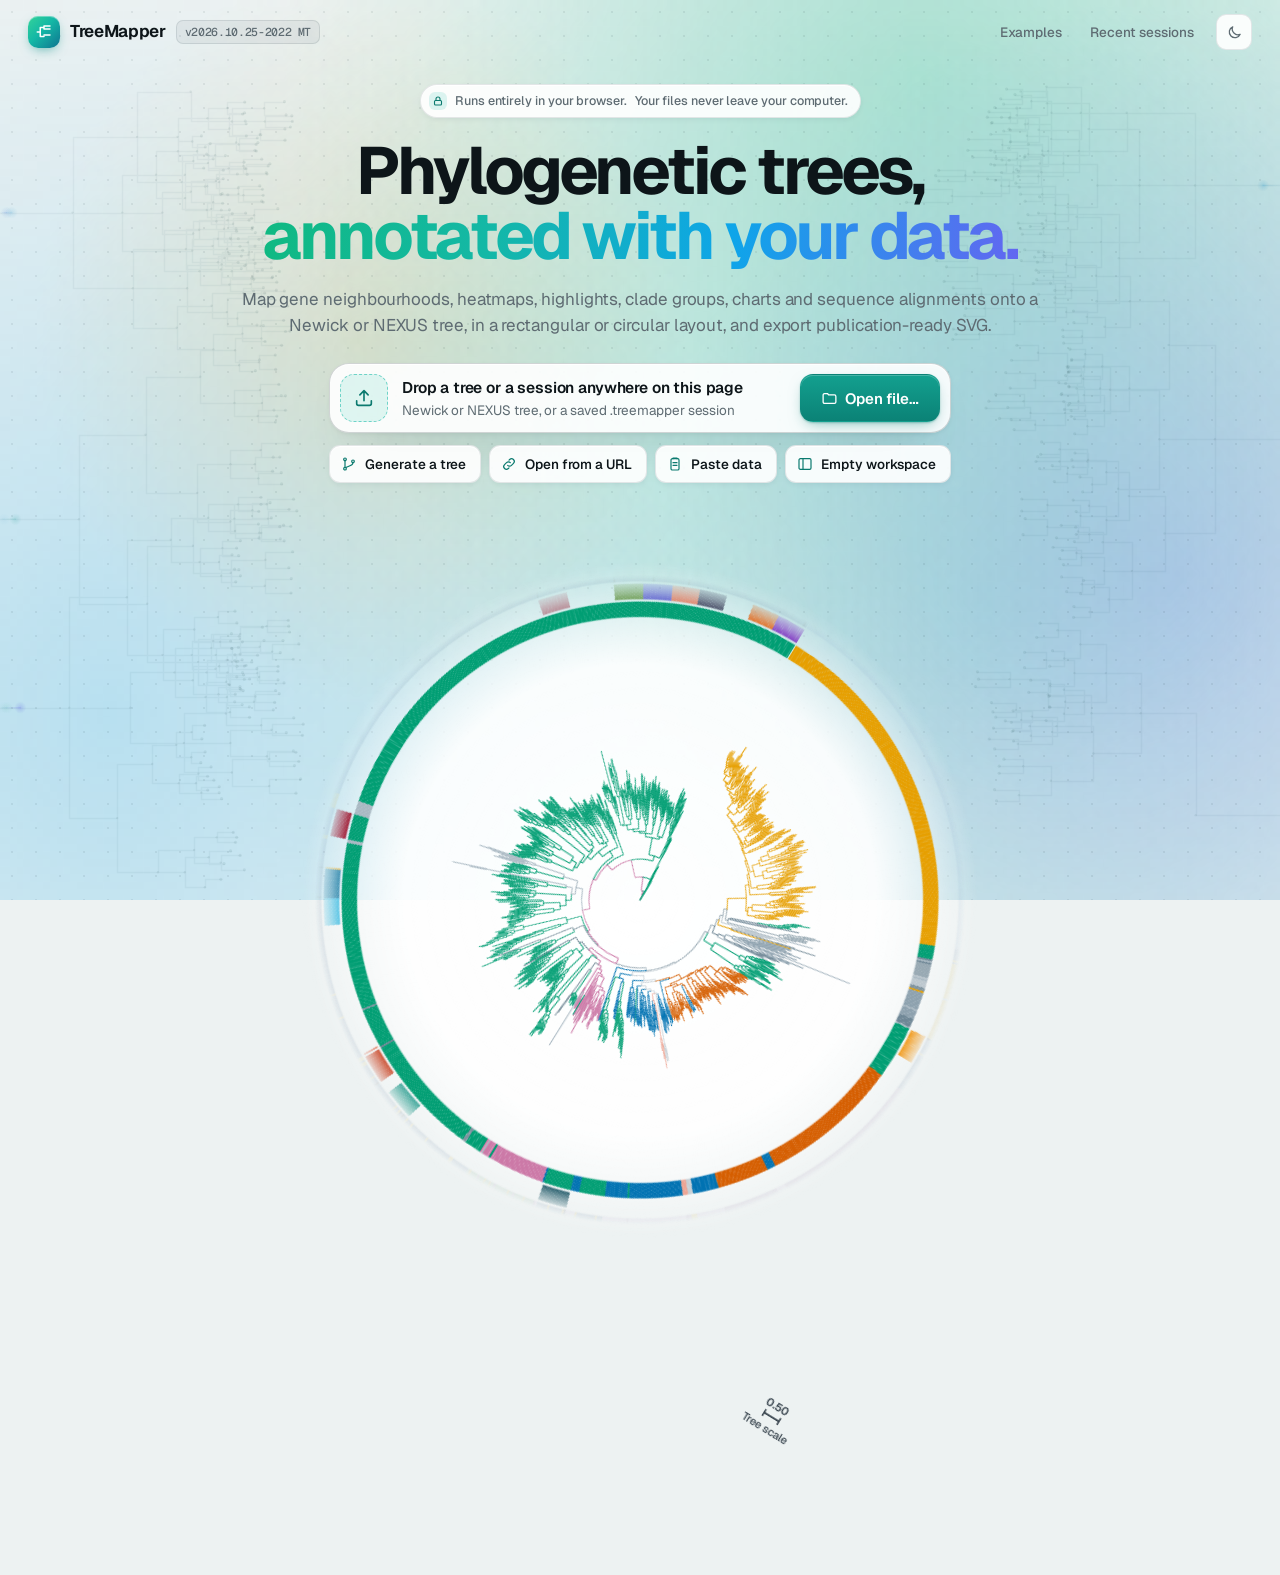
<file: index.html>
<!doctype html>
<html lang="en" data-theme="light" class="pro">
<head>
<meta charset="utf-8" />
<meta name="viewport" content="width=device-width, initial-scale=1" />
<title>TreeMapper</title>
<link rel="preconnect" href="https://fonts.googleapis.com">
<link rel="preconnect" href="https://fonts.gstatic.com" crossorigin>
<link href="https://fonts.googleapis.com/css2?family=Geist:wght@400;500;600;700&family=Geist+Mono:wght@400;500;600;700&display=swap" rel="stylesheet">
<link href="css/tailwind.css?v=202610260222" rel="stylesheet">
<link href="css/styles.css?v=202610260222" rel="stylesheet">
<link href="css/pro.css?v=202610260222" rel="stylesheet">
<link href="css/home.css?v=202610260222" rel="stylesheet">
<script>
  // The home page comes first and the viewer's theme is set before anything is painted (no
  // flash of the workspace or of the other theme; app.js keeps the same choice later)
  (function () {
    var d = document.documentElement, t = null;
    try { t = localStorage.getItem('ptree-theme'); } catch (e) {}
    if (t !== 'dark' && t !== 'light') t = window.matchMedia && matchMedia('(prefers-color-scheme: dark)').matches ? 'dark' : 'light';
    d.setAttribute('data-theme', t);
    // (a reload in the workspace stays in the workspace: js/home.js notes it for this tab)
    var ws = false; try { ws = sessionStorage.getItem('tm-workspace') === '1'; } catch (e) {}
    if (!ws) d.classList.add('tm-home');
    // a reload starts at the top of the home page (the tree at its starting place), not where the
    // page was scrolled to: no flash of the scrolled view first
    try { if ('scrollRestoration' in history) history.scrollRestoration = 'manual'; } catch (e) {}
  })();
</script>
</head>
<body class="pro">
<!-- ===== Home page (css/home.css, js/home.js): shown first; the workspace comes in when something is opened ===== -->
<div class="tm-home" id="tmHome">
  <canvas class="th-aurora" id="thAurora" aria-hidden="true"></canvas>
  <canvas class="th-traces" id="thTraces" aria-hidden="true"></canvas>
  <canvas class="th-sparks" id="thSparks" aria-hidden="true"></canvas>
  <div class="th-grid" aria-hidden="true"></div>
  <div class="th-figure" id="thFigure" aria-hidden="true"><i class="th-plate"></i><canvas id="thFigRings"></canvas><canvas id="thFigStatic"></canvas><canvas id="thFigPulse"></canvas></div>
  <div class="th-view" id="thView">
  <header class="th-top">
    <div class="th-brand"><span class="pro-logo"><svg class="pro-ico" width="18" height="18" viewBox="0 0 24 24" fill="none" stroke="currentColor" stroke-width="2" stroke-linecap="round" stroke-linejoin="round" aria-hidden="true"><path d="M3 12h4M7 6v12M7 6h5M7 18h5M12 4v4M12 4h8M12 8h8M12 16h8"/></svg></span><span>TreeMapper</span><span class="th-ver" id="thVersion"></span></div>
    <nav class="th-top-nav" aria-label="Home">
      <button type="button" class="th-navlink" id="thNavExamples" data-nav="thExamples" aria-controls="thExamples">Examples</button>
      <button type="button" class="th-navlink" id="thNavRecent" data-nav="thRecentPanel" aria-controls="thRecentPanel">Recent sessions<span class="th-count" id="thRecentCount" hidden></span></button>
      <button type="button" class="th-theme" id="thTheme" aria-label="Switch between light and dark" title="Light or dark"><svg class="pro-ico th-moon" width="17" height="17" viewBox="0 0 24 24" fill="none" stroke="currentColor" stroke-width="1.8" stroke-linecap="round" stroke-linejoin="round" aria-hidden="true"><path d="M20 14.5A8 8 0 0 1 9.5 4a8 8 0 1 0 10.5 10.5z"/></svg><svg class="pro-ico th-sun" width="17" height="17" viewBox="0 0 24 24" fill="none" stroke="currentColor" stroke-width="1.8" stroke-linecap="round" stroke-linejoin="round" aria-hidden="true"><circle cx="12" cy="12" r="4"/><path d="M12 2v2M12 20v2M4.9 4.9l1.4 1.4M17.7 17.7l1.4 1.4M2 12h2M20 12h2M4.9 19.1l1.4-1.4M17.7 6.3l1.4-1.4"/></svg></button>
    </nav>
  </header>
  <main>
    <section class="th-hero" aria-labelledby="thTitle">
      <span class="th-eyebrow" id="thEyebrow"><i><svg class="pro-ico" width="12" height="12" viewBox="0 0 24 24" fill="none" stroke="currentColor" stroke-width="2.2" stroke-linecap="round" stroke-linejoin="round" aria-hidden="true"><rect x="5" y="11" width="14" height="9" rx="2"/><path d="M8 11V8a4 4 0 0 1 8 0v3"/></svg></i>Runs entirely in your browser.<span class="th-eb-more"> Your files never leave your computer.</span></span>
      <h1 class="th-title" id="thTitle"><span class="th-t1">Phylogenetic trees,</span><br><span class="th-t2">annotated with your data.</span></h1>
      <p class="th-lead" id="thLead">Map gene neighbourhoods, heatmaps, highlights, clade groups, charts and sequence alignments onto a Newick or NEXUS tree, in a rectangular or circular layout, and export publication-ready SVG.</p>
      <div class="th-launchgroup" id="thLaunchGroup">
      <div class="th-launch" id="thDrop">
        <span class="th-launch-ico"><svg class="pro-ico" width="22" height="22" viewBox="0 0 24 24" fill="none" stroke="currentColor" stroke-width="1.8" stroke-linecap="round" stroke-linejoin="round" aria-hidden="true"><path d="M12 15V4M7.5 8.5 12 4l4.5 4.5"/><path d="M4 15v3a2 2 0 0 0 2 2h12a2 2 0 0 0 2-2v-3"/></svg></span>
        <span class="th-launch-text"><b>Drop a tree or a session <span class="th-eb-more">anywhere on this page</span><span class="th-phone-only">here</span></b><span>Newick or NEXUS tree, or a saved .treemapper session</span></span>
        <button type="button" class="pro-btn pro-btn-primary th-open" id="thOpen"><svg class="pro-ico" width="17" height="17" viewBox="0 0 24 24" fill="none" stroke="currentColor" stroke-width="1.8" stroke-linecap="round" stroke-linejoin="round" aria-hidden="true"><path d="M3 7a2 2 0 0 1 2-2h4l2 2h8a2 2 0 0 1 2 2v8a2 2 0 0 1-2 2H5a2 2 0 0 1-2-2z"/></svg>Open file…</button>
      </div>
      <div class="th-ways" id="thWays">
        <button type="button" class="th-way" id="thGenerate"><svg class="pro-ico" width="16" height="16" viewBox="0 0 24 24" fill="none" stroke="currentColor" stroke-width="1.8" stroke-linecap="round" stroke-linejoin="round" aria-hidden="true"><circle cx="6" cy="5" r="2"/><circle cx="6" cy="19" r="2"/><circle cx="18" cy="8" r="2"/><path d="M6 7v10M18 10c0 4-4 4-10 7"/></svg>Generate a tree<span class="pro-sr-only"> from gene presence and absence</span></button>
        <button type="button" class="th-way" id="thUrl"><svg class="pro-ico" width="16" height="16" viewBox="0 0 24 24" fill="none" stroke="currentColor" stroke-width="1.8" stroke-linecap="round" stroke-linejoin="round" aria-hidden="true"><path d="M10 14a4 4 0 0 0 5.7 0l3-3a4 4 0 0 0-5.7-5.7l-1 1"/><path d="M14 10a4 4 0 0 0-5.7 0l-3 3a4 4 0 0 0 5.7 5.7l1-1"/></svg>Open from a URL</button>
        <button type="button" class="th-way" id="thPaste"><svg class="pro-ico" width="16" height="16" viewBox="0 0 24 24" fill="none" stroke="currentColor" stroke-width="1.8" stroke-linecap="round" stroke-linejoin="round" aria-hidden="true"><rect x="6" y="4" width="12" height="17" rx="2"/><path d="M9 4V3h6v1M9 10h6M9 14h6"/></svg>Paste data</button>
        <button type="button" class="th-way" id="twSkip"><svg class="pro-ico" width="16" height="16" viewBox="0 0 24 24" fill="none" stroke="currentColor" stroke-width="1.8" stroke-linecap="round" stroke-linejoin="round" aria-hidden="true"><rect x="3" y="4" width="18" height="16" rx="2"/><path d="M9 4v16"/></svg>Empty workspace</button>
      </div>
      <p class="th-error" id="thError" role="alert"></p>
      </div>
    </section>
    <div class="th-slot" id="thSlot" aria-hidden="true"></div>
    <aside class="th-side" id="thSideL" hidden><span class="th-side-ico"><svg class="pro-ico" width="18" height="18" viewBox="0 0 24 24" fill="none" stroke="currentColor" stroke-width="1.8" stroke-linecap="round" stroke-linejoin="round" aria-hidden="true"><rect x="5" y="11" width="14" height="9" rx="2"/><path d="M8 11V8a4 4 0 0 1 8 0v3"/></svg></span><span><b>Runs entirely in your browser</b><span>Your trees and data never leave your computer.</span></span></aside>
    <aside class="th-side" id="thSideR" hidden><span class="th-side-ico"><svg class="pro-ico" width="18" height="18" viewBox="0 0 24 24" fill="none" stroke="currentColor" stroke-width="1.8" stroke-linecap="round" stroke-linejoin="round" aria-hidden="true"><path d="M12 4v11M7 10l5 5 5-5M5 20h14"/></svg></span><span><b>Publication-ready figures</b><span>Export SVG, PNG or PDF, rectangular or circular.</span></span></aside>
    <div class="th-cols">
      <div class="th-col th-left" id="thExamples" tabindex="-1">
        <section class="th-panel" aria-labelledby="thRtTitle">
          <h2 class="th-h2"><span>Example</span><span class="th-tag">Generated from literature</span></h2>
          <div>
            <div class="th-ex-title" id="thRtTitle">Reverse transcriptases</div>
            <p class="th-ex-sub">A maximum-likelihood tree built from the RT domains of 1,077 reference RTs gathered from six published studies, with 12 structure anchors. Mostly bacterial families; retroelement and telomerase RTs among the smaller ones.</p>
          </div>
          <ul class="th-fams" aria-label="RT families">
            <li><span><i style="background:#009E73"></i>UG/Abi</span><em>593</em><u style="--w:100%;--c:#009E73"></u></li>
            <li><span><i style="background:#E69F00"></i>Retron</span><em>203</em><u style="--w:34.2%;--c:#E69F00"></u></li>
            <li><span><i style="background:#D55E00"></i>Group II intron</span><em>111</em><u style="--w:18.7%;--c:#D55E00"></u></li>
            <li><span><i style="background:#0072B2"></i>CRISPR-associated RT</span><em>70</em><u style="--w:11.8%;--c:#0072B2"></u></li>
            <li><span><i style="background:#CC79A7"></i>DGR</span><em>38</em><u style="--w:6.4%;--c:#CC79A7"></u></li>
            <li class="th-fam-more"><span><i style="background:#8DA1AE"></i>8 smaller families</span><em>62</em><u style="--w:10.5%;--c:#8DA1AE"></u></li>
          </ul>
          <div class="th-rings"><b>Rings, inside out</b>
            <ol><li data-ring="heatmap1">RT family</li><li data-ring="heatmap2" title="DRT1–DRT10, a putative DRT11; AbiA, AbiK, AbiP2">Defense-associated RTs (DRTs) and Abi&nbsp;RTs</li><li data-ring="heatmap3">Source study</li><li data-ring="dataframe1" title="N-terminal region, RT domain, C-terminal region; every RT domain starts on one circle, position 0 on the axis, N-terminal regions inside it">Domain layout, aligned at the RT domain start (position 0)</li></ol>
          </div>
          <p class="th-src">Studies: <a href="https://doi.org/10.1371/journal.pone.0114083" target="_blank" rel="noopener" class="th-nb">Toro 2014</a>, <a href="https://doi.org/10.3389/fmicb.2018.01317" target="_blank" rel="noopener" class="th-nb">Toro 2018</a>, <a href="https://doi.org/10.1093/nar/gkx1150" target="_blank" rel="noopener" class="th-nb">Wu 2018</a>, <a href="https://doi.org/10.1093/nar/gkaa1149" target="_blank" rel="noopener" class="th-nb">Mestre 2020</a>, <a href="https://doi.org/10.1093/nar/gkac467" target="_blank" rel="noopener" class="th-nb">Mestre 2022</a>, <a href="https://doi.org/10.1038/s41586-025-09179-5" target="_blank" rel="noopener" class="th-nb">Tang 2025</a></p>
          <div class="th-ex-actions"><button type="button" class="pro-btn pro-btn-primary" data-example="rt-references" id="thOpenRt">Open this example<svg class="pro-ico" width="15" height="15" viewBox="0 0 24 24" fill="none" stroke="currentColor" stroke-width="2" stroke-linecap="round" stroke-linejoin="round" aria-hidden="true"><path d="M5 12h14M13 6l6 6-6 6"/></svg></button></div>
        </section>
      </div>
      <div class="th-col th-right" id="thRight">
        <section class="th-panel" aria-labelledby="thMockTitle">
          <h2 class="th-h2"><span>Example</span><span class="th-tag th-tag-mock">Mock data</span></h2>
          <button type="button" class="th-mock" data-example="mock" aria-describedby="thMockText">
            <span class="th-win"><span class="th-win-bar"><i></i><i></i><i></i>crispr-cas-loci.treemapper</span><span class="th-win-crop" data-crop="0.0488,0.0865,0.9357,0.9112">
              <img class="th-light-img" src="img/home/mock-light.jpg?v=202610260222" alt="The TreeMapper workspace with the mock example open: a tree of 56 CRISPR-Cas loci with their gene neighbourhoods, a GC heatmap and a bar chart of spacer counts" decoding="async"><img class="th-dark-img" src="img/home/mock-dark.jpg?v=202610260222" alt="" decoding="async"></span></span>
            <span><span class="th-ex-title" id="thMockTitle">CRISPR-Cas loci</span>
            <span class="th-ex-sub" id="thMockText" style="display:block">56 invented loci of four subtypes (I&#8209;F, I&#8209;E, III&#8209;A, II&#8209;A): gene neighbourhoods, clade groups, phylum, GC content and spacer counts.</span></span>
          </button>
          <div class="th-ex-actions"><button type="button" class="pro-btn" data-example="mock">Open this example<svg class="pro-ico" width="15" height="15" viewBox="0 0 24 24" fill="none" stroke="currentColor" stroke-width="2" stroke-linecap="round" stroke-linejoin="round" aria-hidden="true"><path d="M5 12h14M13 6l6 6-6 6"/></svg></button></div>
        </section>
        <section class="th-panel" id="thRecentPanel" aria-labelledby="thRecentTitle">
          <h2 class="th-h2"><span id="thRecentTitle">Recent sessions</span><button type="button" class="th-mini" id="thRecentClear" hidden>Clear</button></h2>
          <ul class="th-recent" id="thRecent"></ul>
          <p class="th-empty" id="thRecentEmpty"><span><svg class="pro-ico" width="18" height="18" viewBox="0 0 24 24" fill="none" stroke="currentColor" stroke-width="1.8" stroke-linecap="round" stroke-linejoin="round" aria-hidden="true"><circle cx="12" cy="12" r="8"/><path d="M12 8v4l3 2"/></svg></span><span>Sessions you open or save appear here, kept in this browser only.</span></p>
        </section>
        <footer class="th-foot"><span>Created by <a class="th-me" href="https://github.com/mbuyukyoruk" target="_blank" rel="noopener">Murat Buyukyoruk</a></span><button type="button" id="thReport">Report a problem</button></footer>
      </div>
    </div>
  </main>
  </div>
  <div class="th-run" id="thRun" aria-hidden="true"></div>
</div>
<div class="pro-app">

  <!-- ===== Top bar ===== -->
  <header class="pro-topbar">
    <div class="pro-brand">
      <span class="pro-logo"><svg class="pro-ico" width="18" height="18" viewBox="0 0 24 24" fill="none" stroke="currentColor" stroke-width="2" stroke-linecap="round" stroke-linejoin="round" aria-hidden="true"><path d="M3 12h4M7 6v12M7 6h5M7 18h5M12 4v4M12 4h8M12 8h8M12 16h8"/></svg></span>
      <span class="pro-brand-name">TreeMapper</span>
    </div>
    <button type="button" class="pro-btn pro-home-btn" id="proHomeBtn" title="Close this session and go back to the home page"><svg class="pro-ico" width="16" height="16" viewBox="0 0 24 24" fill="none" stroke="currentColor" stroke-width="1.8" stroke-linecap="round" stroke-linejoin="round" aria-hidden="true"><path d="M4 11.5 12 5l8 6.5"/><path d="M6.5 10v9h11v-9"/><path d="M10 19v-5h4v5"/></svg><span>Home</span></button>
    <span class="pro-vsep"></span>
    <div class="pro-doc">
      <span class="pro-doc-name" id="proDocName">No tree loaded</span>
      <span class="pro-doc-meta" id="proDocMeta"></span>
    </div>
    <div class="pro-spacer"></div>
    <div class="pro-actions">
      <button type="button" class="pro-btn" id="proOpenTree" title="Open a tree file (Newick, NEXUS) or a saved session (.treemapper) (⌘O)"><svg class="pro-ico" width="16" height="16" viewBox="0 0 24 24" fill="none" stroke="currentColor" stroke-width="1.8" stroke-linecap="round" stroke-linejoin="round" aria-hidden="true"><path d="M3 7a2 2 0 0 1 2-2h4l2 2h8a2 2 0 0 1 2 2v1H7.5a2 2 0 0 0-1.9 1.4L3 19V7z"/><path d="M3 19l2.6-7.6A2 2 0 0 1 7.5 10H21l-2.7 7.7A2 2 0 0 1 16.4 19H3z"/></svg><span>Open</span></button>
      <button type="button" class="pro-btn" id="proSaveSession" title="Save the tree, data, edits and settings as a session file (⌘S)"><svg class="pro-ico" width="16" height="16" viewBox="0 0 24 24" fill="none" stroke="currentColor" stroke-width="1.8" stroke-linecap="round" stroke-linejoin="round" aria-hidden="true"><path d="M5 3h11l3 3v13a2 2 0 0 1-2 2H5a2 2 0 0 1-2-2V5a2 2 0 0 1 2-2z"/><path d="M7 3v5h8V3M7 21v-7h10v7"/></svg><span>Save session</span></button>
      <button type="button" class="pro-btn" id="proGenerate" title="Build a tree from a gene presence/absence table"><svg class="pro-ico" width="16" height="16" viewBox="0 0 24 24" fill="none" stroke="currentColor" stroke-width="1.8" stroke-linecap="round" stroke-linejoin="round" aria-hidden="true"><circle cx="6" cy="5" r="2"/><circle cx="6" cy="19" r="2"/><circle cx="18" cy="8" r="2"/><path d="M6 7v10M18 10c0 4-4 4-10 7"/></svg><span>Generate tree</span></button>
      <button type="button" class="pro-btn pro-btn-primary" id="addDataframe" title="Add a dataframe, heatmap, highlight, clade or chart layer"><svg class="pro-ico" width="16" height="16" viewBox="0 0 24 24" fill="none" stroke="currentColor" stroke-width="2" stroke-linecap="round" stroke-linejoin="round" aria-hidden="true"><path d="M12 5v14M5 12h14"/></svg><span>Add data</span></button>
      <button type="button" class="pro-btn" id="proExportBtn" aria-haspopup="menu" aria-expanded="false" title="Export the tree as SVG, PNG or PDF"><svg class="pro-ico" width="16" height="16" viewBox="0 0 24 24" fill="none" stroke="currentColor" stroke-width="1.8" stroke-linecap="round" stroke-linejoin="round" aria-hidden="true"><path d="M12 4v11M7 10l5 5 5-5M5 20h14"/></svg><span>Export</span><svg class="pro-ico" width="13" height="13" viewBox="0 0 24 24" fill="none" stroke="currentColor" stroke-width="2" stroke-linecap="round" stroke-linejoin="round" aria-hidden="true"><path d="M6 9l6 6 6-6"/></svg></button>
      <button type="button" id="exportSVG" hidden>Export SVG</button>
      <span class="pro-vsep"></span>
      <label class="pro-icon-btn pro-theme-toggle" title="Toggle dark mode">
        <input autocomplete="off" type="checkbox" id="themeToggle" class="pro-sr-only" aria-label="Dark mode">
        <span class="pro-when-light"><svg class="pro-ico" width="16" height="16" viewBox="0 0 24 24" fill="none" stroke="currentColor" stroke-width="1.8" stroke-linecap="round" stroke-linejoin="round" aria-hidden="true"><path d="M20 14.5A8 8 0 0 1 9.5 4a8 8 0 1 0 10.5 10.5z"/></svg></span>
        <span class="pro-when-dark"><svg class="pro-ico" width="16" height="16" viewBox="0 0 24 24" fill="none" stroke="currentColor" stroke-width="1.8" stroke-linecap="round" stroke-linejoin="round" aria-hidden="true"><circle cx="12" cy="12" r="4"/><path d="M12 2v2M12 20v2M4.9 4.9l1.4 1.4M17.7 17.7l1.4 1.4M2 12h2M20 12h2M4.9 19.1l1.4-1.4M17.7 6.3l1.4-1.4"/></svg></span>
      </label>
    </div>
  </header>

  <div class="pro-body">

    <!-- ===== Left panel: Layers / Style ===== -->
    <aside class="sidepanel" data-pro-tab="layers">
      <div class="pro-tabs" role="tablist" aria-label="Sidebar">
        <button type="button" class="pro-tab" role="tab" data-pro-tab="layers" aria-selected="true"><svg class="pro-ico" width="15" height="15" viewBox="0 0 24 24" fill="none" stroke="currentColor" stroke-width="1.8" stroke-linecap="round" stroke-linejoin="round" aria-hidden="true"><path d="M12 3l9 5-9 5-9-5 9-5z"/><path d="M3 13l9 5 9-5"/></svg><span>Layers</span></button>
        <button type="button" class="pro-tab" role="tab" data-pro-tab="style" aria-selected="false"><svg class="pro-ico" width="15" height="15" viewBox="0 0 24 24" fill="none" stroke="currentColor" stroke-width="1.8" stroke-linecap="round" stroke-linejoin="round" aria-hidden="true"><path d="M4 6h9M17 6h3M4 12h3M11 12h9M4 18h11M19 18h1"/><circle cx="15" cy="6" r="2"/><circle cx="9" cy="12" r="2"/><circle cx="17" cy="18" r="2"/></svg><span>Style</span></button>
              <button type="button" class="pro-icon-btn pro-left-toggle" id="proLeftToggle" aria-pressed="false" aria-label="Minimize the side panel" title="Minimize the side panel ([)"><svg class="pro-ico" width="15" height="15" viewBox="0 0 24 24" fill="none" stroke="currentColor" stroke-width="1.8" stroke-linecap="round" stroke-linejoin="round" aria-hidden="true"><path d="M11 17l-5-5 5-5M18 17l-5-5 5-5"/></svg></button>
      </div>

      <div class="pro-layers-head"><span class="pro-section-title">Data layers</span></div>
      <p class="pro-layers-empty">No data layers yet. Load a tree, then use <b>Add data</b> for dataframes, heatmaps, highlights, clade groups or charts. Each appears here as a card you can configure, reorder or remove.</p>

      <div class="card-section" id="dataframeSection">
        <div class="sidebar-divider-visual"></div>
        <div class="section-header">
          <h4>Dataframe Data</h4>
        </div>
        <div class="card-container" id="dataframeContainer"></div>
      </div>
      <div class="card-section" id="heatmapSection">
        <div class="sidebar-divider-visual"></div>
        <div class="section-header">
          <h4>Heatmap Data</h4>
        </div>
        <div class="card-container" id="heatmapContainer"></div>
      </div>
      <div class="card-section" id="highlightSection">
        <div class="sidebar-divider-visual"></div>
        <div class="section-header">
          <h4>Highlight Data</h4>
        </div>
        <div class="card-container" id="highlightContainer"></div>
      </div>
      <div class="card-section" id="cladeSection">
        <div class="sidebar-divider-visual"></div>
        <div class="section-header">
          <h4>Clade Data</h4>
        </div>
        <div class="card-container" id="cladeContainer"></div>
      </div>
      <div class="card-section" id="chartSection">
        <div class="sidebar-divider-visual"></div>
        <div class="section-header">
          <h4>Chart Data</h4>
        </div>
        <div class="card-container" id="chartContainer"></div>
      </div>
      <div class="card-section" id="msaSection">
        <div class="sidebar-divider-visual"></div>
        <div class="section-header">
          <h4>Alignment Data</h4>
        </div>
        <div class="card-container" id="msaContainer"></div>
      </div>
      <div class="card-section" id="textSection">
        <div class="sidebar-divider-visual"></div>
        <div class="section-header">
          <h4>Text Data</h4>
        </div>
        <div class="card-container" id="textContainer"></div>
      </div>

      <section class="pro-anno" id="proAnno" hidden>
        <div class="pro-layers-head"><span class="pro-section-title">Colours &amp; highlights</span><button type="button" class="pro-link-btn" id="proAnnoClear">Clear all</button></div>
        <div class="pro-anno-list" id="proAnnoList"></div>
      </section>

      <div id="addDataframeContainer" style="display: none;"></div>

      <div class="layout-card pro-layout pro-group">
        <div class="pro-section-title">Layout</div>
        <div class="span-2 pro-range-row" id="expansionRow">
          <label for="tipSpacing">Expansion</label>
          <input autocomplete="off" id="tipSpacing" type="range" min="0" max="100" value="0" step="1">
          <span class="pro-num-wrap"><input autocomplete="off" id="tipSpacingNum" type="number" min="0" max="100" value="0" step="1" class="pro-num" aria-label="Expansion (%)"><span class="pro-unit">%</span></span>
        </div>
        <div class="span-2" id="radialControls" style="display:none; flex-direction:column; gap:6px;">
          <div class="pro-range-row">
            <label for="rotationDeg">Rotation</label>
            <input autocomplete="off" id="rotationDeg" type="range" min="0" max="360" value="0" step="1">
            <span class="pro-num-wrap"><input autocomplete="off" id="rotationDegNum" type="number" min="0" max="360" value="0" step="1" class="pro-num" aria-label="Rotation (degrees)"><span class="pro-unit">°</span></span>
          </div>
          <div class="pro-range-row">
            <label for="openAngleDeg">Opening</label>
            <input autocomplete="off" id="openAngleDeg" type="range" min="0" max="300" value="0" step="1">
            <span class="pro-num-wrap"><input autocomplete="off" id="openAngleDegNum" type="number" min="0" max="300" value="0" step="1" class="pro-num" aria-label="Opening angle (degrees)"><span class="pro-unit">°</span></span>
          </div>
        </div>
      </div>

      <details>
        <summary>Labels</summary>
        <div class="section pro-group">
          <label class="pro-row"><span>Hide accession labels</span><input autocomplete="off" type="checkbox" id="hideLabels" class="pro-switch"></label>
          <label class="pro-row"><span>Guide lines to labels</span><input autocomplete="off" type="checkbox" id="labelGuides" class="pro-switch"></label>
          <div class="pro-row">
            <label for="labelTextSource">Label text</label>
            <select autocomplete="off" id="labelTextSource" class="pro-select"><option value="">Accession</option></select>
          </div>
          <input type="hidden" id="labelTextSourceWanted" value="">
          <p class="ls-hint">A layer's value can be the label: load a two-column table (accession, name) as a highlight or clade-group layer and pick it here; switch that layer's own display off in its card if you only want the names. Tips without a value keep their accession.</p>
          <label class="pro-row"><span>Italic</span><input autocomplete="off" type="checkbox" id="labelItalic" class="pro-switch"></label>
          <div class="pro-row">
            <label for="labelColorSource">Colour by</label>
            <select autocomplete="off" id="labelColorSource" class="pro-select"><option value="">(none)</option></select>
          </div>
          <input type="hidden" id="labelColorSourceWanted" value="">
        </div>
      </details>

      <details>
        <summary>Tree</summary>
        <div class="section pro-group">
          <label class="pro-row"><span>Root tree</span><input autocomplete="off" type="checkbox" id="rootEnable" class="pro-switch"></label>
          <div class="pro-row pro-sub">
            <label for="rootMode">Rooting</label>
            <select autocomplete="off" id="rootMode" class="pro-select" disabled>
              <option value="user" selected>User selection</option>
              <option value="midpoint">Midpoint</option>
            </select>
          </div>
          <label class="pro-row"><span>Order nodes</span><input autocomplete="off" type="checkbox" id="orderEnable" class="pro-switch" checked></label>
          <div class="pro-row pro-sub">
            <label for="orderDir">Ordering</label>
            <select autocomplete="off" id="orderDir" class="pro-select">
              <option value="increasing" selected>Increasing</option>
              <option value="decreasing">Decreasing</option>
            </select>
          </div>
          <label class="pro-row"><span>Transform branches</span><input autocomplete="off" type="checkbox" id="transformEnable" class="pro-switch"></label>
          <div class="pro-row pro-sub">
            <label for="layoutMode">Transform</label>
            <select autocomplete="off" id="layoutMode" class="pro-select" disabled>
              <option value="clado" selected>Cladogram</option>
              <option value="equal">Equal</option>
            </select>
          </div>
          <div class="pro-row">
            <label for="edgeStyle">Edge style</label>
            <select autocomplete="off" id="edgeStyle" class="pro-select">
              <option value="rect" selected>Rectangular</option>
              <option value="curve">Curved</option>
            </select>
          </div>
          <label class="pro-row"><span>Remove redundant tips</span><input autocomplete="off" type="checkbox" id="uniqueBranchTips" class="pro-switch"></label>
        </div>
      </details>

      <details id="nodeShapesSection">
        <summary>Nodes</summary>
        <div class="section pro-group">
          <label class="pro-row"><span>Show internal nodes</span><input autocomplete="off" type="checkbox" id="hideInternal" class="pro-switch"></label>
          <div class="pro-row pro-sub">
            <label for="internalNodeShape">Shape</label>
            <select autocomplete="off" id="internalNodeShape" class="pro-select">
              <option value="circle">Circle</option>
              <option value="square">Square</option>
              <option value="diamond" selected>Diamond</option>
              <option value="triangle">Triangle</option>
            </select>
          </div>
          <div class="pro-row pro-sub">
            <label for="internalNodeSize">Size</label>
            <span class="pro-num-wrap"><input autocomplete="off" type="number" id="internalNodeSize" min="2" max="12" step="1" value="2" class="pro-num"><span class="pro-unit">px</span></span>
          </div>
          <label class="pro-row"><span>Show tip nodes</span><input autocomplete="off" type="checkbox" id="showTipNodes" class="pro-switch" checked></label>
          <div class="pro-row pro-sub">
            <label for="tipNodeShape">Shape</label>
            <select autocomplete="off" id="tipNodeShape" class="pro-select">
              <option value="circle" selected>Circle</option>
              <option value="square">Square</option>
              <option value="diamond">Diamond</option>
              <option value="triangle">Triangle</option>
            </select>
          </div>
          <div class="pro-row pro-sub">
            <label for="tipNodeSize">Size</label>
            <span class="pro-num-wrap"><input autocomplete="off" type="number" id="tipNodeSize" min="1" max="8" step="1" value="2" class="pro-num"><span class="pro-unit">px</span></span>
          </div>
        </div>
      </details>

      <details id="treeScaleSection">
        <summary>Scale bar</summary>
        <div class="section pro-group">
          <label class="pro-row"><span>Hide scale bar</span><input autocomplete="off" type="checkbox" id="hideScaleBar" class="pro-switch"></label>
          <label class="pro-row"><span>Cover scale bar</span><input autocomplete="off" type="checkbox" id="coverScaleBar" class="pro-switch"></label>
          <div class="pro-row pro-sub">
            <label for="scaleRange">Scale range</label>
            <span class="pro-num-wrap"><input autocomplete="off" type="number" id="scaleRange" min="0.25" step="0.25" value="0.5" class="pro-num" disabled></span>
          </div>
          <div class="pro-row">
            <label for="scaleStrokeWidth">Line width</label>
            <span class="pro-num-wrap"><input autocomplete="off" type="number" id="scaleStrokeWidth" min="0.1" step="0.1" value="2" class="pro-num"><span class="pro-unit">px</span></span>
          </div>
        </div>
      </details>

      <details id="groupMarksSection">
        <summary>Group marks</summary>
        <div class="section pro-group">
          <div class="pro-row">
            <label for="groupMarksSource">Groups from</label>
            <select autocomplete="off" id="groupMarksSource" class="pro-select"><option value="">(none)</option><option value="manual">Selected clades</option></select>
          </div>
          <input type="hidden" id="groupMarksSourceWanted" value="">
          <p class="gm-hint">A line where one group of tips ends and the next begins, and a label per group, drawn with the tree. Groups come from a heatmap, highlight or clade-group layer, or from clades you pick.</p>
          <div id="groupMarksManualBox" class="pro-flat" hidden>
            <button type="button" id="groupMarksAdd" class="pro-btn gm-add">Add selected clade</button>
            <div id="groupMarksManualList" class="gm-list"></div>
            <input type="hidden" id="groupMarksManual" value="">
          </div>
          <label class="pro-row"><span>Separator lines</span><input autocomplete="off" type="checkbox" id="groupMarksLines" class="pro-switch" checked></label>
          <label class="pro-row pro-sub"><span>Dashed</span><input autocomplete="off" type="checkbox" id="groupMarksDashed" class="pro-switch" checked></label>
          <div class="pro-row pro-sub"><label for="groupMarksWidth">Line width</label><span class="pro-num-wrap"><input autocomplete="off" type="number" id="groupMarksWidth" min="0.5" step="0.5" value="1" class="pro-num"><span class="pro-unit">px</span></span></div>
          <div class="pro-row pro-sub"><label for="groupMarksColor">Colour</label><input autocomplete="off" type="color" id="groupMarksColor" value="#6b7280" class="pro-color"></div>
          <label class="pro-row"><span>Group labels</span><input autocomplete="off" type="checkbox" id="groupMarksLabels" class="pro-switch" checked></label>
          <div class="pro-row pro-sub"><label for="groupMarksFont">Font size</label><span class="pro-num-wrap"><input autocomplete="off" type="number" id="groupMarksFont" min="6" max="40" step="1" value="12" class="pro-num"><span class="pro-unit">px</span></span></div>
        </div>
      </details>

      <details id="tangleSection">
        <summary>Compare trees</summary>
        <div class="section pro-group">
          <p class="tg-hint">A second tree drawn mirrored in its own panel at the right (its width set with the panel splitter, like any panel), a line joining each shared tip to its row in the main tree (a tanglegram), with the Robinson–Foulds distance over the shared tips.</p>
          <label class="pro-file" for="tangleFile">
            <span class="pro-file-ctl"><span class="pro-btn pro-file-btn">Choose tree…</span><span class="pro-file-name">Newick (.nwk, .tree)</span></span>
            <input autocomplete="off" id="tangleFile" type="file" accept=".nwk,.newick,.tree,.txt,.nexus,.nxs" class="pro-sr-only">
          </label>
          <input type="hidden" id="tangleTree" value=""><input type="hidden" id="tangleName" value="">
          <p class="tg-report" id="tangleReport">No second tree loaded.</p>
          <label class="pro-row"><span>Show comparison</span><input autocomplete="off" type="checkbox" id="tangleShow" class="pro-switch" checked></label>
          <div class="pro-row"><label for="tangleOrderMode">Order tips</label>
            <select autocomplete="off" id="tangleOrderMode" class="pro-select">
              <option value="loaded">As loaded</option>
              <option value="match" selected>Match the main tree</option>
              <option value="increasing">Increasing</option>
              <option value="decreasing">Decreasing</option>
            </select></div>
          <label class="pro-row"><span>Remove redundant tips</span><input autocomplete="off" type="checkbox" id="tangleUnique" class="pro-switch"></label>
          <label class="pro-row"><span>Guide lines to tips</span><input autocomplete="off" type="checkbox" id="tangleGuides" class="pro-switch" checked></label>
          <label class="pro-row"><span>Lines to the main tree</span><input autocomplete="off" type="checkbox" id="tangleLinks" class="pro-switch" checked></label>
          <div class="tg-actions"><button type="button" class="pro-btn" id="tangleRemove">Remove the second tree</button></div>
        </div>
      </details>

      <details id="bootstrapSection">
        <summary>Support values</summary>
        <div class="section pro-group">
          <label class="pro-row"><span>Show support values</span><input autocomplete="off" type="checkbox" id="showBootstrap" class="pro-switch"></label>
          <div class="pro-row">
            <label for="bootstrapDataSource">Data source</label>
            <select autocomplete="off" id="bootstrapDataSource" class="pro-select">
              <option value="bootstrap">Support values</option>
            </select>
          </div>
          <div class="pro-row">
            <span>Show range</span>
            <span class="pro-range-pair">
              <input autocomplete="off" type="number" id="bootstrapMinRange" min="0" max="100" step="1" value="23" class="pro-num" aria-label="Minimum shown value, percent of the tree's support scale">
              <span class="pro-unit">to</span>
              <input autocomplete="off" type="number" id="bootstrapMaxRange" min="0" max="100" step="1" value="100" class="pro-num" aria-label="Maximum shown value">
              <span class="pro-unit">%</span>
            </span>
          </div>
          <p class="pro-support-note" id="bootstrapScaleNote" aria-live="polite"></p>

          <div class="pro-segmented" role="tablist" aria-label="Support value display">
            <button type="button" class="bootstrap-tab active" data-tab="symbol" role="tab">Symbol</button>
            <button type="button" class="bootstrap-tab" data-tab="text" role="tab">Text</button>
            <button type="button" class="bootstrap-tab" data-tab="color" role="tab">Colour</button>
          </div>

          <div id="bootstrap-symbol-tab" class="bootstrap-tab-content pro-tabpane" style="display: block;">
            <div class="pro-row">
              <label for="bootstrapSymbolType">Symbol</label>
              <select autocomplete="off" id="bootstrapSymbolType" class="pro-select">
                <option value="1">Circle</option>
                <option value="2">Triangle</option>
                <option value="3">Square</option>
                <option value="4">Star</option>
              </select>
            </div>
            <div class="pro-row"><label for="bootstrapFillColor">Fill colour</label><input autocomplete="off" type="color" id="bootstrapFillColor" value="#ffffff" class="pro-color"></div>
            <div class="pro-row"><label for="bootstrapBorderColor">Border colour</label><input autocomplete="off" type="color" id="bootstrapBorderColor" value="#000000" class="pro-color"></div>
            <div class="pro-row"><label for="bootstrapBorderWidth">Border width</label><span class="pro-num-wrap"><input autocomplete="off" type="number" id="bootstrapBorderWidth" min="0" max="5" step="0.1" value="1" class="pro-num"><span class="pro-unit">px</span></span></div>
            <div class="pro-row"><label for="bootstrapMinSize">Minimum size</label><span class="pro-num-wrap"><input autocomplete="off" type="number" id="bootstrapMinSize" min="1" max="50" step="1" value="5" class="pro-num"><span class="pro-unit">px</span></span></div>
            <div class="pro-row"><label for="bootstrapMaxSize">Maximum size</label><span class="pro-num-wrap"><input autocomplete="off" type="number" id="bootstrapMaxSize" min="1" max="50" step="1" value="10" class="pro-num"><span class="pro-unit">px</span></span></div>
            <div class="pro-row"><label for="bootstrapPosition">Position on branch</label><span class="pro-num-wrap"><input autocomplete="off" type="number" id="bootstrapPosition" min="0" max="100" step="1" value="50" class="pro-num"><span class="pro-unit">%</span></span></div>
          </div>

          <div id="bootstrap-text-tab" class="bootstrap-tab-content pro-tabpane" style="display: none;">
            <div class="pro-row">
              <label for="bootstrapFontSize">Font</label>
              <span class="pro-inline">
                <span class="pro-num-wrap"><input autocomplete="off" type="number" id="bootstrapFontSize" min="6" max="24" step="1" value="8" class="pro-num pro-num-sm"><span class="pro-unit">px</span></span>
                <input autocomplete="off" type="color" id="bootstrapFontColor" value="#374151" class="pro-color" aria-label="Font colour">
                <button type="button" id="bootstrapBold" class="pro-toggle-btn" aria-pressed="false" aria-label="Bold"><b>B</b></button>
                <button type="button" id="bootstrapItalic" class="pro-toggle-btn" aria-pressed="false" aria-label="Italic"><i>I</i></button>
              </span>
            </div>
            <div class="pro-row"><label for="bootstrapTextPosition">Position on branch</label><span class="pro-num-wrap"><input autocomplete="off" type="number" id="bootstrapTextPosition" min="0" max="100" step="1" value="50" class="pro-num"><span class="pro-unit">%</span></span></div>
            <div class="pro-row"><label for="bootstrapVerticalShift">Vertical shift</label><span class="pro-num-wrap"><input autocomplete="off" type="number" id="bootstrapVerticalShift" min="-50" max="50" step="1" value="0" class="pro-num"><span class="pro-unit">px</span></span></div>
            <div class="pro-row"><label for="bootstrapScaleFactor">Scale by factor</label><span class="pro-num-wrap"><input autocomplete="off" type="number" id="bootstrapScaleFactor" min="0.1" max="2" step="0.1" value="1" class="pro-num"><span class="pro-unit">×</span></span></div>
            <div class="pro-row"><label for="bootstrapRounding">Decimal places</label><span class="pro-num-wrap"><input autocomplete="off" type="number" id="bootstrapRounding" min="0" max="5" step="1" value="0" class="pro-num"></span></div>
            <label class="pro-row"><span>Scientific notation</span><input autocomplete="off" type="checkbox" id="bootstrapScientific" class="pro-switch"></label>
            <label class="pro-row"><span>Display as %</span><input autocomplete="off" type="checkbox" id="bootstrapPercent" class="pro-switch"></label>
            <label class="pro-row"><span>Show all values</span><input autocomplete="off" type="checkbox" id="bootstrapShowAll" class="pro-switch"></label>
          </div>

          <div id="bootstrap-color-tab" class="bootstrap-tab-content pro-tabpane" style="display: none;">
            <div class="pro-row"><label for="bootstrapColorMin">Minimum</label><input autocomplete="off" type="color" id="bootstrapColorMin" value="#0000ff" class="pro-color"></div>
            <label class="pro-row"><span>Use a midpoint colour</span><input autocomplete="off" type="checkbox" id="bootstrapColorMidToggle" class="pro-switch"></label>
            <div class="pro-row pro-sub"><label for="bootstrapColorMid">Midpoint</label><input autocomplete="off" type="color" id="bootstrapColorMid" value="#ffffff" class="pro-color"></div>
            <div class="pro-row"><label for="bootstrapColorMax">Maximum</label><input autocomplete="off" type="color" id="bootstrapColorMax" value="#8b0000" class="pro-color"></div>
          </div>
        </div>
      </details>

      <details id="appearanceSection">
        <summary>Appearance</summary>
        <div class="section pro-group">
          <div class="pro-row"><label for="branchStrokeWidth">Branch width</label><span class="pro-num-wrap"><input autocomplete="off" type="number" id="branchStrokeWidth" min="0.1" step="0.1" value="1" class="pro-num"><span class="pro-unit">px</span></span></div>
          <div class="pro-row"><label for="dataMargin">Data margin</label><span class="pro-num-wrap"><input autocomplete="off" type="number" id="dataMargin" min="1" max="20" step="1" value="5" class="pro-num"><span class="pro-unit">%</span></span></div>
          <label class="pro-row"><span>Axes below the tree</span><input autocomplete="off" type="checkbox" id="axesBelow" class="pro-switch" aria-describedby="axesBelowHint"></label>
          <p class="pro-support-note" id="axesBelowHint">Scale bar, dataframe and chart axes and heatmap titles go under the last tip, like an x-axis.</p>
          <label class="pro-row"><span>Axis title buttons</span><input autocomplete="off" type="checkbox" id="axisTitleButtons" class="pro-switch" checked aria-describedby="axisTitleHint"></label>
          <p class="pro-support-note" id="axisTitleHint">A + on each axis adds a title (unit). Titles you added stay when this is off.</p>
        </div>
      </details>

      <select autocomplete="off" id="trackWidth" style="display:none"><option value="0"></option></select>
      <select autocomplete="off" id="metaColumn" style="display:none"><option value=""></option></select>
      <div class="pro-style-foot">
        <button type="button" class="pro-link-btn" id="proResetSettings" title="Put every display setting back to its default (remembered settings are cleared)">Restore default display settings</button>
      </div>
    </aside>

    <!-- ===== Centre: canvas ===== -->
    <section class="pro-center">
      <div class="toolbar canvas-toolbar pro-canvas-toolbar" aria-label="View controls">
        <div class="segbtn layout-toggle pro-seg" role="group" aria-label="Tree shape">
          <button type="button" id="btnRect" class="seg active" title="Rectangular" aria-pressed="true"><svg class="pro-ico" width="15" height="15" viewBox="0 0 24 24" fill="none" stroke="currentColor" stroke-width="1.8" stroke-linecap="round" stroke-linejoin="round" aria-hidden="true"><path d="M3 12h4M7 6v12M7 6h5M7 18h5M12 4v4M12 4h8M12 8h8M12 16h8"/></svg><span>Rectangular</span></button>
          <button type="button" id="btnRadial" class="seg" title="Circular" aria-pressed="false"><svg class="pro-ico" width="15" height="15" viewBox="0 0 24 24" fill="none" stroke="currentColor" stroke-width="1.8" stroke-linecap="round" stroke-linejoin="round" aria-hidden="true"><circle cx="12" cy="12" r="2"/><path d="M12 10V5M12 14v5M10 12H5M14 12h5M12 4a8 8 0 0 1 8 8M4 12a8 8 0 0 1 8-8"/></svg><span>Circular</span></button>
        </div>
        <span class="pro-vsep"></span>
        <div class="pro-undo" role="group" aria-label="History">
          <button type="button" class="pro-icon-btn" id="proUndo" disabled title="Undo (⌘Z)" aria-label="Undo"><svg class="pro-ico" width="15" height="15" viewBox="0 0 24 24" fill="none" stroke="currentColor" stroke-width="1.8" stroke-linecap="round" stroke-linejoin="round" aria-hidden="true"><path d="M9 14L4 9l5-5"/><path d="M4 9h10.5a5.5 5.5 0 0 1 0 11H11"/></svg></button>
          <button type="button" class="pro-icon-btn" id="proRedo" disabled title="Redo (⇧⌘Z)" aria-label="Redo"><svg class="pro-ico" width="15" height="15" viewBox="0 0 24 24" fill="none" stroke="currentColor" stroke-width="1.8" stroke-linecap="round" stroke-linejoin="round" aria-hidden="true"><path d="M15 14l5-5-5-5"/><path d="M20 9H9.5a5.5 5.5 0 0 0 0 11H13"/></svg></button>
        </div>
        <span class="pro-vsep"></span>
        <button id="fit" class="pro-btn pro-btn-ghost" title="Fit the tree to the window"><svg class="pro-ico" width="15" height="15" viewBox="0 0 24 24" fill="none" stroke="currentColor" stroke-width="1.8" stroke-linecap="round" stroke-linejoin="round" aria-hidden="true"><path d="M4 9V4h5M20 9V4h-5M4 15v5h5M20 15v5h-5"/></svg><span>Fit</span></button>
        <div class="pro-zoom" role="group" aria-label="Zoom">
          <button type="button" id="zoomOut" class="pro-icon-btn pro-icon-btn-sm" aria-label="Zoom out"><svg class="pro-ico" width="15" height="15" viewBox="0 0 24 24" fill="none" stroke="currentColor" stroke-width="2" stroke-linecap="round" stroke-linejoin="round" aria-hidden="true"><path d="M5 12h14"/></svg></button>
          <span class="pro-zoom-value" id="proZoom">100%</span>
          <button type="button" id="zoomIn" class="pro-icon-btn pro-icon-btn-sm" aria-label="Zoom in"><svg class="pro-ico" width="15" height="15" viewBox="0 0 24 24" fill="none" stroke="currentColor" stroke-width="2" stroke-linecap="round" stroke-linejoin="round" aria-hidden="true"><path d="M12 5v14M5 12h14"/></svg></button>
        </div>
        <div class="segbtn pro-seg pro-tools" role="group" aria-label="Canvas tool">
          <button type="button" id="proToolSelect" class="seg active" aria-pressed="true" title="Select (V): drag on the canvas to select tips; hold Space to pan"><svg class="pro-ico" width="15" height="15" viewBox="0 0 24 24" fill="none" stroke="currentColor" stroke-width="1.8" stroke-linecap="round" stroke-linejoin="round" aria-hidden="true"><path d="M5 3l14 8-6 1.5L10 19z"/></svg><span class="pro-sr-only">Select</span></button>
          <button type="button" id="proToolPan" class="seg" aria-pressed="false" title="Pan (H): drag to move an expanded tree"><svg class="pro-ico" width="15" height="15" viewBox="0 0 24 24" fill="none" stroke="currentColor" stroke-width="1.8" stroke-linecap="round" stroke-linejoin="round" aria-hidden="true"><path d="M8 11V5.5a1.5 1.5 0 0 1 3 0V11M11 10V4.5a1.5 1.5 0 0 1 3 0V10M14 10.5V6a1.5 1.5 0 0 1 3 0v7a6 6 0 0 1-6 6h-.5a6 6 0 0 1-5-2.7L3.5 13a1.5 1.5 0 0 1 2.5-1.7L8 14V8.5a1.5 1.5 0 0 1 3 0"/></svg><span class="pro-sr-only">Pan</span></button>
        </div>
        <label class="pro-toggle" title="Show internal nodes (needed to click and select a clade)">
          <input autocomplete="off" class="pro-sr-only" type="checkbox" id="hideInternalClade" title="Show internal node dots">
          <svg class="pro-ico" width="15" height="15" viewBox="0 0 24 24" fill="none" stroke="currentColor" stroke-width="1.8" stroke-linecap="round" stroke-linejoin="round" aria-hidden="true"><circle cx="6" cy="12" r="2.5"/><circle cx="18" cy="6" r="2.5"/><circle cx="18" cy="18" r="2.5"/><path d="M8.5 12H12M12 6v12M12 6h3.5M12 18h3.5"/></svg><span>Nodes</span>
        </label>
        <div id="colorPathCard" class="color-path-card" style="display: none;">
          <button type="button" class="pro-colorpath-btn" id="proColorPathBtn" title="Colour the branches leading to the search matches"><span class="pro-colorpath-dot" id="proColorPathDot"></span><span>Colour matches</span></button><span class="color-path-label">Color path:</span>
          <input autocomplete="off" type="color" id="pathColorPicker" class="path-color-picker" value="#ff6b35" title="Choose color for highlighted paths">
          <button id="applyPathColor" class="apply-path-color" title="Apply color to highlighted paths">Apply</button>
        </div>
        <div class="pro-spacer"></div>
        <!-- copies dataframe rows of the genes selected in a Dataframe card (shown only while genes are selected) -->
        <button id="copySelectedFeatures" class="clade-toolbar-btn copy-features-btn pro-copy-btn" title="Copy dataframe rows for selected gene(s) to clipboard" style="display: none;">
          <svg class="pro-ico" width="15" height="15" viewBox="0 0 24 24" fill="none" stroke="currentColor" stroke-width="1.8" stroke-linecap="round" stroke-linejoin="round" aria-hidden="true"><rect x="9" y="9" width="11" height="11" rx="2"/><path d="M5 15V5a2 2 0 0 1 2-2h8"/></svg>
          <span>Copy rows</span><span class="pro-count" id="proCopyCount" hidden></span>
        </button>
        <div class="pro-reset" id="proReset" hidden>
          <button type="button" class="pro-reset-btn" id="proResetBtn" aria-haspopup="menu" aria-expanded="false" title="Undo tree edits, colours and highlights"><svg class="pro-ico" width="15" height="15" viewBox="0 0 24 24" fill="none" stroke="currentColor" stroke-width="1.8" stroke-linecap="round" stroke-linejoin="round" aria-hidden="true"><path d="M3 12a9 9 0 1 0 3-6.7L3 8M3 3v5h5"/></svg><span>Reset</span><span class="pro-count" id="proResetCount">0</span><svg class="pro-ico" width="13" height="13" viewBox="0 0 24 24" fill="none" stroke="currentColor" stroke-width="2" stroke-linecap="round" stroke-linejoin="round" aria-hidden="true"><path d="M6 9l6 6 6-6"/></svg></button>
        </div>
        <!-- the app's own reset buttons; the Reset menu drives them -->
        <div class="pro-reset-sources" id="proResetSources" hidden>
          <button id="resetPathColors" class="reset-path-colors" style="display: none;" title="Reset all colored branches and clades to original"><svg class="pro-ico" width="15" height="15" viewBox="0 0 24 24" fill="none" stroke="currentColor" stroke-width="1.8" stroke-linecap="round" stroke-linejoin="round" aria-hidden="true"><path d="M3 12a9 9 0 1 0 3-6.7L3 8M3 3v5h5"/></svg><span>Reset colours</span></button>
        <button id="resetHighlights" class="reset-path-colors" style="display: none;" title="Reset all clade background highlights"><svg class="pro-ico" width="15" height="15" viewBox="0 0 24 24" fill="none" stroke="currentColor" stroke-width="1.8" stroke-linecap="round" stroke-linejoin="round" aria-hidden="true"><path d="M3 12a9 9 0 1 0 3-6.7L3 8M3 3v5h5"/></svg><span>Reset highlights</span></button>
        <button id="resetRoot" class="clade-toolbar-btn reset-root-btn" title="Reset tree to original root" style="display: none;">
          <svg class="pro-ico" width="15" height="15" viewBox="0 0 24 24" fill="none" stroke="currentColor" stroke-width="1.8" stroke-linecap="round" stroke-linejoin="round" aria-hidden="true"><path d="M3 12a9 9 0 1 0 3-6.7L3 8M3 3v5h5"/></svg>
          <span>Reset root</span>
        </button>
        <button id="clearAllColors" class="clade-toolbar-btn clear-btn" title="Clear all clade colors">
          <svg class="pro-ico" width="15" height="15" viewBox="0 0 24 24" fill="none" stroke="currentColor" stroke-width="1.8" stroke-linecap="round" stroke-linejoin="round" aria-hidden="true"><circle cx="12" cy="12" r="9"/><path d="M5.6 5.6l12.8 12.8"/></svg>
          <span>Clear all colours and highlights</span>
        </button>
        </div>
        <div class="search-container">
          <button type="button" class="pro-search-scope" id="proSearchScope" aria-haspopup="menu" aria-expanded="false" title="Where to search"><span id="proSearchScopeLabel">All</span><svg class="pro-ico" width="11" height="11" viewBox="0 0 24 24" fill="none" stroke="currentColor" stroke-width="2.4" stroke-linecap="round" stroke-linejoin="round" aria-hidden="true"><path d="M6 9l6 6 6-6"/></svg></button>
          <input autocomplete="off" type="text" id="accessionSearch" placeholder="Search accessions or genes" title="Search: separate several terms with commas or spaces; use &quot;quotes&quot; for a phrase with spaces" class="search-input">
          <button id="clearSearch" class="search-clear" title="Clear search">×</button>
          <button type="button" class="pro-search-exact" id="proSearchExact" aria-pressed="false" title="Exact match: the whole value must match (accessions with or without their version, e.g. .1)">ab</button>
        </div>
        <button type="button" class="pro-icon-btn" id="proLegendToggle" aria-pressed="true" aria-label="Show or hide the legend panel" title="Legend"><svg class="pro-ico" width="16" height="16" viewBox="0 0 24 24" fill="none" stroke="currentColor" stroke-width="1.8" stroke-linecap="round" stroke-linejoin="round" aria-hidden="true"><rect x="3" y="4" width="18" height="16" rx="2"/><path d="M15 4v16"/></svg></button>
      </div>

      <div id="cladeToolbar" class="clade-toolbar">
        <div class="clade-toolbar-header">
          <div class="clade-toolbar-status" id="cladeStatus">No clade selected</div>
        </div>
        <div class="clade-toolbar-content">
          <button id="rotateClade" class="clade-toolbar-btn" title="Rotate the selected clade">
            <svg class="pro-ico" width="15" height="15" viewBox="0 0 24 24" fill="none" stroke="currentColor" stroke-width="1.8" stroke-linecap="round" stroke-linejoin="round" aria-hidden="true"><path d="M20 11a8 8 0 1 0-2.3 5.7M20 4v7h-7"/></svg>
            <span>Rotate</span>
          </button>
          <button id="collapseClade" class="clade-toolbar-btn" title="Collapse the selected clade">
            <svg class="pro-ico" width="15" height="15" viewBox="0 0 24 24" fill="none" stroke="currentColor" stroke-width="1.8" stroke-linecap="round" stroke-linejoin="round" aria-hidden="true"><path d="M4 14h6v6M20 10h-6V4M14 10l7-7M3 21l7-7"/></svg>
            <span>Collapse</span>
          </button>
          <button id="cartoonClade" class="clade-toolbar-btn" title="Replace clade with triangle placeholder">
            <svg class="pro-ico" width="15" height="15" viewBox="0 0 24 24" fill="none" stroke="currentColor" stroke-width="1.8" stroke-linecap="round" stroke-linejoin="round" aria-hidden="true"><path d="M4 12l16-8v16z"/></svg>
            <span>Cartoon</span>
          </button>
          <button id="cladeColorBtn" class="clade-toolbar-btn" title="Choose and apply color to clade branches">
            <svg class="pro-ico" width="15" height="15" viewBox="0 0 24 24" fill="none" stroke="currentColor" stroke-width="1.8" stroke-linecap="round" stroke-linejoin="round" aria-hidden="true"><circle cx="12" cy="12" r="9"/><circle cx="8" cy="10" r="1.2"/><circle cx="12" cy="7.5" r="1.2"/><circle cx="16" cy="10" r="1.2"/><path d="M12 21a2 2 0 0 1 0-4h2a3 3 0 0 0 3-3"/></svg>
            <span>Color</span>
          </button>
          <button id="highlightCladeBackground" class="clade-toolbar-btn" title="Add background highlight to clade">
            <svg class="pro-ico" width="15" height="15" viewBox="0 0 24 24" fill="none" stroke="currentColor" stroke-width="1.8" stroke-linecap="round" stroke-linejoin="round" aria-hidden="true"><rect x="3" y="7" width="18" height="10" rx="2"/><path d="M7 11h6"/></svg>
            <span>Highlight</span>
          </button>
          <button id="rerootTree" class="clade-toolbar-btn" title="Re-root the tree at the selected node" style="display: none;">
            <svg class="pro-ico" width="15" height="15" viewBox="0 0 24 24" fill="none" stroke="currentColor" stroke-width="1.8" stroke-linecap="round" stroke-linejoin="round" aria-hidden="true"><circle cx="12" cy="5" r="2"/><path d="M12 7v14M5 13a7 7 0 0 0 14 0M8 11h8"/></svg>
            <span>Re-root</span>
          </button>
          <button id="dropNode" class="clade-toolbar-btn" title="Drop (remove) the selected end node" style="display: none;">
            <svg class="pro-ico" width="15" height="15" viewBox="0 0 24 24" fill="none" stroke="currentColor" stroke-width="1.8" stroke-linecap="round" stroke-linejoin="round" aria-hidden="true"><path d="M4 7h16M9 7V4h6v3M6 7l1 13h10l1-13"/></svg>
            <span>Drop Node</span>
          </button>
          <button id="isolateNodes" class="clade-toolbar-btn" title="Isolate selected nodes (drop all others)" style="display: none;">
            <svg class="pro-ico" width="15" height="15" viewBox="0 0 24 24" fill="none" stroke="currentColor" stroke-width="1.8" stroke-linecap="round" stroke-linejoin="round" aria-hidden="true"><circle cx="12" cy="12" r="3"/><path d="M3 8V5a2 2 0 0 1 2-2h3M16 3h3a2 2 0 0 1 2 2v3M21 16v3a2 2 0 0 1-2 2h-3M8 21H5a2 2 0 0 1-2-2v-3"/></svg>
            <span>Isolate</span>
          </button>
          <button id="isolateLUCA" class="clade-toolbar-btn" title="Select LUCA (lowest common ancestor) of selected tip nodes, then isolate it" style="display: none;">
            <svg class="pro-ico" width="15" height="15" viewBox="0 0 24 24" fill="none" stroke="currentColor" stroke-width="1.8" stroke-linecap="round" stroke-linejoin="round" aria-hidden="true"><circle cx="12" cy="19" r="2"/><circle cx="6" cy="5" r="2"/><circle cx="18" cy="5" r="2"/><path d="M6 7v2a3 3 0 0 0 3 3h6a3 3 0 0 0 3-3V7M12 12v5"/></svg>
            <span>LUCA Isolate</span>
          </button>
          <div style="flex: 1;"></div> <!-- Spacer to push Clear button to the very end -->
          <button id="clearCladeSelection" class="clade-toolbar-btn clear-btn" title="Clear clade selection">
            <svg class="pro-ico" width="15" height="15" viewBox="0 0 24 24" fill="none" stroke="currentColor" stroke-width="1.8" stroke-linecap="round" stroke-linejoin="round" aria-hidden="true"><path d="M6 6l12 12M18 6L6 18"/></svg>
            <span>Clear</span>
          </button>
        </div>
      </div>

      <button id="debugToggle" style="position: fixed; top: 10px; right: 10px; z-index: 1000; padding: 8px 12px; background: #333; color: white; border: 1px solid #666; border-radius: 4px; cursor: pointer; display: none;">
        Toggle Panel Colors
      </button>
      <button id="treeDebugToggle" style="position: fixed; top: 50px; right: 10px; z-index: 1000; padding: 8px 12px; background: #333; color: white; border: 1px solid #666; border-radius: 4px; cursor: pointer; display: none;">
        Toggle Tree Debug Areas
      </button>

      <div class="canvas" id="canvas" style="overflow: auto;">
        <svg id="svg" width="100%" height="100%">
          <defs>
            <style id="dynStyles"></style>
          </defs>
          <g id="zoomable">
            <!-- tree + bars live here -->
          </g>
        </svg>

        <div class="tooltip" id="tip"></div>
      </div>

      <div class="panels-container" id="panelsContainer">
        <!-- Panels will be created dynamically -->
      </div>

      <div class="radial-panels-container" id="radialPanelsContainer">
        <!-- Radial panels will be created dynamically -->
      </div>

      <script src="js/drag-fastpath.js?v=202610260222"></script>

                 <div class="splitter-info" id="splitterInfo" style="display: none;">
        <div class="panel-widths" id="panelWidths">
          <!-- Panel widths will be displayed here -->
        </div>
        <div class="constraint-status" id="constraintStatus">
          <!-- Constraint status will be displayed here -->
        </div>
      </div>

      <div class="pro-empty" id="proEmpty">
        <div class="pro-empty-card">
          <div class="pro-empty-icon"><svg class="pro-ico" width="26" height="26" viewBox="0 0 24 24" fill="none" stroke="currentColor" stroke-width="1.8" stroke-linecap="round" stroke-linejoin="round" aria-hidden="true"><path d="M12 16V4M7 9l5-5 5 5M5 20h14"/></svg></div>
          <h1 class="pro-empty-title">Open a tree to get started</h1>
          <p class="pro-empty-text">Drop a tree file (Newick or NEXUS) or a saved session (.treemapper) here, or build a tree from a gene presence/absence table.</p>
          <div class="pro-empty-actions">
            <button type="button" class="pro-btn pro-btn-primary pro-btn-lg" id="proEmptyOpen">Open file</button>
            <button type="button" class="pro-btn pro-btn-lg" id="proEmptyGenerate">Generate from gene content</button>
            <button type="button" class="pro-btn pro-btn-lg" id="proEmptyUrl" title="Fetch a tree or a session from a web address">From URL…</button>
          </div>
          <p class="pro-empty-note"><svg class="pro-ico" width="14" height="14" viewBox="0 0 24 24" fill="none" stroke="currentColor" stroke-width="1.8" stroke-linecap="round" stroke-linejoin="round" aria-hidden="true"><rect x="5" y="11" width="14" height="9" rx="2"/><path d="M8 11V8a4 4 0 0 1 8 0v3"/></svg>Runs entirely in your browser. Files never leave your computer.</p>
        </div>
      </div>
    </section>

    <!-- ===== Right panel: legend ===== -->
    <div class="pro-legend-panel" id="proLegendPanel" role="complementary" aria-label="Legend">
      <div class="pro-panel-head">
        <span class="pro-panel-title">Legend</span>
        <button type="button" class="pro-legend-order" id="proLegendOrder" aria-pressed="false" title="Order the legend: A–Z per layer type, or grouped by layer (in the order of the layers)"><svg class="pro-ico" width="13" height="13" viewBox="0 0 24 24" fill="none" stroke="currentColor" stroke-width="2" stroke-linecap="round" stroke-linejoin="round" aria-hidden="true"><path d="M4 6h10M4 12h7M4 18h4M17 4v16M14 17l3 3 3-3"/></svg><span id="proLegendOrderLabel">A–Z</span></button>
        <button type="button" class="pro-icon-btn pro-icon-btn-sm" id="proLegendClose" aria-label="Close legend panel"><svg class="pro-ico" width="15" height="15" viewBox="0 0 24 24" fill="none" stroke="currentColor" stroke-width="2" stroke-linecap="round" stroke-linejoin="round" aria-hidden="true"><path d="M6 6l12 12M18 6L6 18"/></svg></button>
      </div>
      <div class="pro-legend-body">
        <p class="pro-legend-empty">Colour keys for your data layers appear here.</p>
        <div id="metadataLegend" class="metadata-legend" style="display: none;">
          <div class="legend-title">Genes</div>
          <div id="legendItems" class="legend-items"></div>
            <div class="legend-title heatmap-legend-title">Heatmap</div>
            <div id="heatmapLegendItems" class="legend-items"></div>
            <div class="legend-title highlight-legend-title">Highlight</div>
            <div id="highlightLegendItems" class="legend-items"></div>
          <div class="legend-title clade-legend-title">Clade groups</div>
          <div id="cladeLegendItems" class="legend-items"></div>
            <div class="legend-title chart-legend-title">Chart</div>
            <div id="chartLegendItems" class="legend-items"></div>
            <div class="legend-title bootstrap-symbol-legend-title">Support values</div>
            <div id="bootstrapSymbolLegendItems" class="legend-items"></div>
            <div class="legend-title bootstrap-color-legend-title">Support value colours</div>
            <div id="bootstrapColorLegendItems" class="legend-items"></div>
            <div class="legend-title msa-legend-title" style="display: none;">Alignment residues</div>
            <div id="msaLegendItems" class="legend-items"></div>
        </div>
      </div>
    </div>
  </div>

  <!-- ===== Status bar ===== -->
  <footer class="pro-statusbar">
    <span class="pill" id="status"></span>
    <span class="pro-spacer"></span>
    <span id="proCounts"></span>
    <span id="proZoomStatus"></span>
    <button type="button" class="pro-status-link" id="proKeysBtn" title="Keyboard shortcuts (?)">Shortcuts</button>
    <span class="pro-version" id="proVersion" title="Version of this page"></span>
    <span class="pro-credit">Created by <a href="https://github.com/mbuyukyoruk" target="_blank" rel="noopener">Murat Buyukyoruk</a></span>
  </footer>
  <script>
    // The version: the build stamp on the page's scripts (?v=YYYYMMDDHHMM, UTC), set at every release; shown in Mountain Time
    document.addEventListener('DOMContentLoaded', function () {
      var el = document.getElementById('proVersion'), s = document.querySelector('script[src*="app.js?v="]');
      var m = s && /\?v=(\d{4})(\d{2})(\d{2})(\d{2})(\d{2})/.exec(s.getAttribute('src'));
      if (!el || !m) return;
      var t = new Date(Date.UTC(+m[1], m[2] - 1, +m[3], +m[4], +m[5])), p = {};
      new Intl.DateTimeFormat('en-US', { timeZone: 'America/Denver', year: 'numeric', month: '2-digit', day: '2-digit',
        hour: '2-digit', minute: '2-digit', hourCycle: 'h23', timeZoneName: 'short' })
        .formatToParts(t).forEach(function (x) { p[x.type] = x.value; });
      el.textContent = 'v' + p.year + '.' + p.month + '.' + p.day + '-' + p.hour + p.minute + ' MT';
      el.title = 'Version ' + p.year + '-' + p.month + '-' + p.day + ' ' + p.hour + ':' + p.minute + ' ' + p.timeZoneName + ' (build ' + m.slice(1).join('') + ')';
      window.TM_VERSION = el.textContent;
    });
  </script>
</div>

<script src="js/home-figure.js?v=202610260222"></script>
<script src="js/home-tree.js?v=202610260222"></script>
<script src="js/home.js?v=202610260222"></script>

<!-- Export menu and keyboard shortcuts dialog (pro-ui.js) -->
<div class="pro-menu" id="proExportMenu" role="menu" hidden>
  <button type="button" role="menuitem" class="pro-menu-item" data-export="svg"><span class="pro-menu-text"><b>SVG</b><small>Vector, editable in Illustrator / Inkscape</small></span></button>
  <button type="button" role="menuitem" class="pro-menu-item" data-export="png2"><span class="pro-menu-text"><b>PNG</b><small>Image, 2&times; resolution</small></span></button>
  <button type="button" role="menuitem" class="pro-menu-item" data-export="png4"><span class="pro-menu-text"><b>PNG, print quality</b><small>Image, 4&times; resolution (about 300 dpi)</small></span></button>
  <button type="button" role="menuitem" class="pro-menu-item" data-export="pdf"><span class="pro-menu-text"><b>PDF</b><small>Vector, via the print dialog (Save as PDF)</small></span></button>
</div>
<div class="pro-modal" id="proKeysModal" hidden>
  <div class="pro-modal-card pro-keys-card" role="dialog" aria-modal="true" aria-labelledby="proKeysTitle">
    <div class="pro-panel-head">
      <span class="pro-panel-title" id="proKeysTitle">Keyboard shortcuts</span>
      <button type="button" class="pro-icon-btn pro-icon-btn-sm" id="proKeysClose" aria-label="Close"><svg class="pro-ico" width="15" height="15" viewBox="0 0 24 24" fill="none" stroke="currentColor" stroke-width="2" stroke-linecap="round" stroke-linejoin="round" aria-hidden="true"><path d="M6 6l12 12M18 6L6 18"/></svg></button>
    </div>
    <div class="pro-modal-body">
      <dl class="pro-keys">
        <dt><kbd>⌘</kbd><kbd>Z</kbd></dt><dd>Undo</dd>
        <dt><kbd>⇧</kbd><kbd>⌘</kbd><kbd>Z</kbd></dt><dd>Redo</dd>
        <dt><kbd>⌘</kbd><kbd>S</kbd></dt><dd>Save session</dd>
        <dt><kbd>⌘</kbd><kbd>O</kbd></dt><dd>Open a tree or session</dd>
        <dt><kbd>/</kbd></dt><dd>Search accessions or genes</dd>
        <dt><kbd>F</kbd></dt><dd>Fit the tree to the window</dd>
        <dt><kbd>+</kbd> <kbd>&minus;</kbd></dt><dd>Zoom in / out</dd>
        <dt><kbd>Delete</kbd></dt><dd>Drop the selected node(s)</dd>
        <dt><kbd>Esc</kbd></dt><dd>Close a menu, or clear the selection</dd>
        <dt><kbd>L</kbd></dt><dd>Show or hide the legend panel</dd>
        <dt><kbd>[</kbd></dt><dd>Minimize or expand the side panel</dd>
        <dt><kbd>V</kbd></dt><dd>Select tool: drag on the canvas to select tips (<kbd>⇧</kbd> adds, <kbd>⌥</kbd> removes)</dd>
        <dt><kbd>H</kbd></dt><dd>Pan tool: drag to move an expanded tree</dd>
        <dt><kbd>Space</kbd></dt><dd>Hold to pan while the Select tool is on</dd>
        <dt><kbd>⇧</kbd><kbd>↓</kbd> <kbd>⇧</kbd><kbd>↑</kbd></dt><dd>Grow or shrink the tip selection one tip at a time, from the tip you started at</dd>
        <dt><kbd>⇧</kbd><kbd>⌘</kbd><kbd>↓</kbd> <kbd>↑</kbd></dt><dd>Extend the tip selection to the last / first tip</dd>
        <dt><kbd>↓</kbd> <kbd>↑</kbd></dt><dd>Move the selection to the next / previous tip</dd>
        <dt><kbd>?</kbd></dt><dd>Show this list</dd>
      </dl>
      <p class="pro-keys-note">On Windows and Linux use <kbd>Ctrl</kbd> instead of <kbd>⌘</kbd>. Scroll an expanded tree with the mouse wheel or trackpad; hold <kbd>⇧</kbd> to scroll sideways, pinch or <kbd>⌘</kbd>-scroll to zoom.</p>
    </div>
  </div>
</div>

<!-- Reset menu and unified colour pop-up (pro-ui.js) -->
<div class="pro-menu" id="proResetMenu" role="menu" hidden></div>
<div class="pro-menu pro-scope-menu" id="proSearchScopeMenu" role="menu" hidden></div>
<div class="pro-colorpop" id="proColorPop" role="dialog" aria-labelledby="proColorPopTitle" hidden>
  <div class="pro-colorpop-head"><span id="proColorPopTitle">Colour</span><span class="pro-colorpop-sub" id="proColorPopSub"></span></div>
  <div class="pro-colorpop-grid" id="proColorPopGrid"></div>
  <div class="pro-colorpop-label" id="proColorPopRecentLabel" hidden>Recent</div>
  <div class="pro-colorpop-grid" id="proColorPopRecent"></div>
  <div class="pro-colorpop-custom">
    <label class="pro-colorpop-swatch" title="Pick any colour"><input autocomplete="off" type="color" id="proColorPopInput" value="#ff6b35" aria-label="Custom colour"></label>
    <input autocomplete="off" type="text" id="proColorPopHex" class="pro-colorpop-hex" value="#ff6b35" spellcheck="false" aria-label="Hex colour">
    <button type="button" class="pro-btn pro-btn-primary" id="proColorPopApply">Apply</button>
  </div>
</div>

<!-- Pop-up cards: positioned by app.js in page coordinates, so they live directly in <body> -->
<div id="colorPickerCard" class="clade-color-card" style="display: none;">
  <div class="clade-color-card-content">
    <div class="clade-color-section">
      <label class="clade-color-label">Color:</label>
      <input autocomplete="off" type="color" id="cladeColorPicker" class="clade-color-picker" value="#ff6b35" title="Choose color for clade branches">
      <button id="applyCladeColor" class="clade-toolbar-btn" title="Apply color to clade branches">
        <svg class="pro-ico" width="15" height="15" viewBox="0 0 24 24" fill="none" stroke="currentColor" stroke-width="1.8" stroke-linecap="round" stroke-linejoin="round" aria-hidden="true"><path d="M5 12l5 5L20 7"/></svg>
        <span>Apply</span>
      </button>
    </div>
  </div>
</div>
<div id="highlightBackgroundCard" class="clade-color-card" style="display: none;">
  <div class="clade-color-card-content">
    <div class="clade-color-section">
      <label class="clade-color-label">Background:</label>
      <input autocomplete="off" type="color" id="highlightBackgroundPicker" class="clade-color-picker" value="#ff6b6b" title="Choose background color for clade highlight">
      <button id="applyHighlightBackground" class="clade-toolbar-btn" title="Apply background highlight to clade">
        <svg class="pro-ico" width="15" height="15" viewBox="0 0 24 24" fill="none" stroke="currentColor" stroke-width="1.8" stroke-linecap="round" stroke-linejoin="round" aria-hidden="true"><path d="M5 12l5 5L20 7"/></svg>
        <span>Apply</span>
      </button>
    </div>
  </div>
</div>
<div id="addDataframeSubcard" class="clade-color-card" style="display: none;">
  <div class="clade-color-card-content">
    <div class="add-dataframe-section">
      <button id="addDataframeOption" class="clade-toolbar-btn" title="Add Dataframe">
        <svg class="pro-ico" width="15" height="15" viewBox="0 0 24 24" fill="none" stroke="currentColor" stroke-width="1.8" stroke-linecap="round" stroke-linejoin="round" aria-hidden="true"><rect x="3" y="4" width="18" height="16" rx="2"/><path d="M3 10h18M9 10v10"/></svg>
        <span>Dataframe</span>
      </button>
    </div>
    <div class="add-dataframe-section">
      <button id="addHeatmapOption" class="clade-toolbar-btn" title="Add Heatmap">
        <svg class="pro-ico" width="15" height="15" viewBox="0 0 24 24" fill="none" stroke="currentColor" stroke-width="1.8" stroke-linecap="round" stroke-linejoin="round" aria-hidden="true"><rect x="3" y="3" width="7" height="7" rx="1"/><rect x="14" y="3" width="7" height="7" rx="1"/><rect x="3" y="14" width="7" height="7" rx="1"/><rect x="14" y="14" width="7" height="7" rx="1"/></svg>
        <span>Heatmap</span>
      </button>
    </div>
    <div class="add-dataframe-section">
      <button id="addHighlightOption" class="clade-toolbar-btn" title="Add Highlight">
        <svg class="pro-ico" width="15" height="15" viewBox="0 0 24 24" fill="none" stroke="currentColor" stroke-width="1.8" stroke-linecap="round" stroke-linejoin="round" aria-hidden="true"><rect x="3" y="7" width="18" height="10" rx="2"/><path d="M7 11h6"/></svg>
        <span>Highlight</span>
      </button>
    </div>
    <div class="add-dataframe-section">
      <button id="addCladeDataOption" class="clade-toolbar-btn" title="Add Clade Data">
        <svg class="pro-ico" width="15" height="15" viewBox="0 0 24 24" fill="none" stroke="currentColor" stroke-width="1.8" stroke-linecap="round" stroke-linejoin="round" aria-hidden="true"><circle cx="12" cy="12" r="9"/><circle cx="8" cy="10" r="1.2"/><circle cx="12" cy="7.5" r="1.2"/><circle cx="16" cy="10" r="1.2"/><path d="M12 21a2 2 0 0 1 0-4h2a3 3 0 0 0 3-3"/></svg>
        <span>Clade groups</span>
      </button>
    </div>
    <div class="add-dataframe-section">
      <button id="addChartOption" class="clade-toolbar-btn" title="Add Chart">
        <svg class="pro-ico" width="15" height="15" viewBox="0 0 24 24" fill="none" stroke="currentColor" stroke-width="1.8" stroke-linecap="round" stroke-linejoin="round" aria-hidden="true"><path d="M4 20V10M10 20V4M16 20v-7M22 20H2"/></svg>
        <span>Chart</span>
      </button>
    </div>
    <div class="add-dataframe-section">
      <button id="addMsaOption" class="clade-toolbar-btn" title="Add a sequence alignment (FASTA, Clustal, Stockholm, PHYLIP or a table)">
        <svg class="pro-ico" width="15" height="15" viewBox="0 0 24 24" fill="none" stroke="currentColor" stroke-width="1.8" stroke-linecap="round" stroke-linejoin="round" aria-hidden="true"><rect x="3" y="5" width="4" height="4" rx=".5"/><rect x="10" y="5" width="4" height="4" rx=".5"/><rect x="17" y="5" width="4" height="4" rx=".5"/><rect x="3" y="15" width="4" height="4" rx=".5"/><path d="M10 17h4"/><rect x="17" y="15" width="4" height="4" rx=".5"/></svg>
        <span>Alignment</span>
      </button>
    </div>
    <div class="add-dataframe-section">
      <button id="addTextOption" class="clade-toolbar-btn" title="Add Text" style="display: none;">
        <svg class="pro-ico" width="15" height="15" viewBox="0 0 24 24" fill="none" stroke="currentColor" stroke-width="1.8" stroke-linecap="round" stroke-linejoin="round" aria-hidden="true"><path d="M5 6h14M12 6v14"/></svg>
        <span>Text</span>
      </button>
    </div>
  </div>
</div>

<!-- Generate tree dialog (also holds the tree/metadata file inputs used by "Open tree") -->
<div class="pro-modal" id="proGenerateModal" hidden>
  <div class="pro-modal-card" role="dialog" aria-modal="true" aria-labelledby="proGenerateTitle">
    <div class="pro-panel-head">
      <span class="pro-panel-title" id="proGenerateTitle">Generate tree from gene content</span>
      <button type="button" class="pro-icon-btn pro-icon-btn-sm" id="proGenerateClose" aria-label="Close"><svg class="pro-ico" width="15" height="15" viewBox="0 0 24 24" fill="none" stroke="currentColor" stroke-width="2" stroke-linecap="round" stroke-linejoin="round" aria-hidden="true"><path d="M6 6l12 12M18 6L6 18"/></svg></button>
    </div>
    <div class="pro-modal-body">
      <div class="file-upload-card">
        <!-- Tree input mode selection -->
        <div style="margin-bottom: 15px; padding-bottom: 15px; border-bottom: 1px solid var(--border);">
          <label style="display: block; margin-bottom: 8px; font-weight: bold; font-size: 13px;">Tree Input Mode:</label>
          <div style="display: flex; gap: 20px; flex-wrap: wrap;">
            <label style="display: flex; align-items: center; cursor: pointer;">
              <input autocomplete="off" type="radio" name="treeInputMode" value="file" id="treeModeFile" checked style="margin-right: 6px;">
              <span>Load tree file</span>
            </label>
            <label style="display: flex; align-items: center; cursor: pointer;">
              <input autocomplete="off" type="radio" name="treeInputMode" value="generate" id="treeModeGenerate" style="margin-right: 6px;">
              <span>Generate from gene content</span>
            </label>
          </div>
        </div>

        <!-- Original tree file loading section -->
        <div id="treeFileSection" class="file-input-section">
          <div style="margin-bottom: 12px; padding: 8px; background: var(--bg); border-left: 3px solid var(--accent); font-size: 11px; color: var(--muted);">
            Upload a Newick tree file (.nwk/.newick/.tree) to visualize phylogenetic relationships.
          </div>
          <label>Tree file (.nwk/.newick/.tree)
            <input autocomplete="off" id="treeFile" type="file" accept=".nwk,.newick,.tree,.txt,.nexus,.nxs,.treemapper,.json">
          </label>
          <label style="display: none;">Metadata (optional .csv/.tsv)
            <input autocomplete="off" id="metaFile" type="file" accept=".csv,.tsv,.txt">
          </label>
          <div class="button-section">
            <button id="loadSelected" class="clade-toolbar-btn" style="width: 100%; padding: 10px; font-size: 13px;" disabled>Load selected</button>
          </div>
        </div>

        <!-- Generate tree from gene content section -->
        <div id="treeGenerateSection" class="file-input-section" style="display: none;">
          <div class="pro-gen-method">
            <span class="pro-file-label">Source</span>
            <span class="pro-radio-seg" role="radiogroup" aria-label="Tree source">
              <label><input autocomplete="off" type="radio" name="genSource" value="table" id="genSourceTable" checked><span>Gene / domain table</span></label>
              <label title="Needs an alignment layer in the side panel"><input autocomplete="off" type="radio" name="genSource" value="alignment" id="genSourceAlignment" disabled><span>Loaded alignment</span></label>
            </span>
          </div>
          <div id="genTableSection">
          <p class="pro-gen-intro">A table with one row per gene (or domain) per genome: a molecule / accession column and a gene column. Genomes are compared by the genes they share (Jaccard distance) and a tree is built from those distances.</p>
          <label class="pro-file" for="geneDataFile">
            <span class="pro-file-label">Gene / domain table (.csv or .tsv)</span>
            <span class="pro-file-ctl"><span class="pro-btn pro-file-btn">Choose file…</span><span class="pro-file-name" id="geneDataFileName">No file chosen</span></span>
            <input autocomplete="off" id="geneDataFile" type="file" accept=".csv,.tsv,.txt" class="pro-sr-only">
          </label>
          </div>
          <div id="atSection" hidden>
            <p class="pro-gen-intro">The sequences of an alignment layer are compared site by site (p-distance: the share of differing sites where both have a residue; gaps are left out) and a tree is built from those distances. Bootstrap replicates resample the columns and label each clade with the percentage of replicates that contain it.</p>
            <label class="pro-field"><span class="pro-file-label">Alignment</span><select id="atAlignment" class="pro-select" data-session-skip></select></label>
            <label class="pro-field"><span class="pro-file-label">Bootstrap replicates <span class="pro-gen-hint">(0 for none; 100–1000 is usual)</span></span><input autocomplete="off" type="number" id="atReplicates" class="pro-input" min="0" max="5000" step="1" value="100" data-session-skip></label>
          </div>

          <div class="pro-gen-method">
            <span class="pro-file-label">Method</span>
            <span class="pro-radio-seg" role="radiogroup" aria-label="Tree method">
              <label><input autocomplete="off" type="radio" name="treeAlgorithm" value="nj" id="algorithmNJ" checked><span>Neighbor-Joining</span></label>
              <label><input autocomplete="off" type="radio" name="treeAlgorithm" value="upgma" id="algorithmUPGMA"><span>UPGMA</span></label>
            </span>
            <span class="pro-gen-hint" id="algorithmDescription">Neighbor-Joining: does not assume a molecular clock (as R's ape::nj)</span>
          </div>

          <div class="button-section">
            <button id="generateTreeBtn" class="clade-toolbar-btn" style="width: 100%; padding: 10px; font-size: 13px;" disabled title="Upload a gene/domain data file to generate tree">
              Generate tree
            </button>
          </div>
        </div>
      </div>
    </div>
  </div>
</div>

<script src="js/vendor/d3.v7.9.0.min.js?v=202610260222"></script>
<script src="js/tree-core.js?v=202610260222"></script>
<script src="js/app.js?v=202610260222"></script>
<script src="js/fast-draw.js?v=202610260222"></script>
<script src="js/msa.js?v=202610260222"></script>
<script src="js/align-rules.js?v=202610260222"></script>
<script src="js/heatmap-scale.js?v=202610260222"></script>
<script src="js/legend-tools.js?v=202610260222"></script>
<script src="js/group-marks.js?v=202610260222"></script>
<script src="js/gene-extras.js?v=202610260222"></script>
<script src="js/label-style.js?v=202610260222"></script>
<script src="js/synteny.js?v=202610260222"></script>
<script src="js/distances.js?v=202610260222"></script>
<script src="js/align-tree.js?v=202610260222"></script>
<script src="js/tangle.js?v=202610260222"></script>
<script src="js/drag-live.js?v=202610260222"></script>
<script src="js/session.js?v=202610260222"></script>
<script src="js/col-map.js?v=202610260222"></script>
<script src="js/intake.js?v=202610260222"></script>
<script src="js/links.js?v=202610260222"></script>
<script src="js/report.js?v=202610260222"></script>
<script src="js/undo.js?v=202610260222"></script>
<script src="js/data-editor.js?v=202610260222"></script>
<script src="js/pro-ui.js?v=202610260222"></script>
<script src="js/export-presets.js?v=202610260222"></script>
<script src="js/select-tool.js?v=202610260222"></script>
<script src="js/feature-select.js?v=202610260222"></script>
<script src="js/range-select.js?v=202610260222"></script>
<script src="js/recent.js?v=202610260222"></script>
<script>
  // Opt-in debug monitor: open index.html?debug to enable it
  (function () {
    function load(src) { var el = document.createElement('script'); el.src = src + '?v=' + Date.now(); document.body.appendChild(el); }
    if (/[?&]debug\b/.test(location.search)) load('js/debug-monitor.js');
    // Opt-in speed test: open the page with ?bench
    if (/[?&]bench\b/.test(location.search)) load('js/bench.js');
  })();
</script>
</body>
</html>
</file>
<file: css/styles.css>
.layout-toggle {
  background-color: transparent;
}
.layout-toggle svg {
  background: transparent; 
  fill: none;
  stroke: var(--layout-stroke-color);
}
:root {
  --layout-stroke-color: black;
  --bg-gradient: linear-gradient(to bottom,#f3f4f6,#14b8a6);
  --bg:          #f6f7fb;
  --panel:       #ffffff;
  --text:        #374151;
  --muted:       #6b7280;
  --chip:        #f3f4f6;
  --ring:        #d1d5db;
  --tree:        #626467;
  --shadow:      0 10px 24px rgba(0,0,0,.08);
  --accent:      #14b8a6;
  --blue:        #3b82f6;
  --chip-border: 1px solid var(--ring); 
}
[data-theme="dark"] {
  --layout-stroke-color: white;
  --bg-gradient: linear-gradient(to bottom,#1f2937,#065f46);
  --bg:          #1f2937;
  --panel:       #111922;
  --text:        #e5e7eb;
  --muted:       #9ca3af;
  --chip:        #1b2633;
  --ring:        #374151;
  --tree:        #424448;
  --shadow:      0 10px 30px rgba(0,0,0,.35);
  --accent:      #5eead4;
}

*,*::before,*::after{box-sizing:border-box}
html,body{height:100%}
body{
  margin:0;
  display:flex;
  flex-direction:column;
  min-height:100dvh;
  background:var(--bg-gradient) fixed;
  background-repeat:no-repeat;
  background-size:cover;
  color:var(--text);
  font:15px/1.55 'Inter',ui-sans-serif,system-ui,-apple-system,Segoe UI,Roboto,Helvetica,Arial;
}
.main{flex:1}
.wrap{max-width:1680px; margin:32px auto; padding:0 16px}
.grid{display:grid; gap:16px}
.card{background:var(--panel); border:var(--chip-border); border-radius:28px; box-shadow:var(--shadow)}
.pad{padding:22px}
h1{margin:0; font-weight:800; font-size:clamp(22px,3.2vw,30px)}
.sub{color:var(--muted); margin-top:6px}
.hdr{display:flex; flex-direction:column; align-items:flex-start; gap:8px}

.titlebar{display:flex; align-items:center; justify-content:space-between; gap:10px; width:100%}

label{display:block; font-size:11px; color:var(--muted); margin-bottom:4px; letter-spacing:.2px}
input[type="file"], select, button{
  background:var(--chip); color:var(--text); border:var(--chip-border); border-radius:10px; padding:6px 8px; font-weight:600; cursor:pointer; font-size:12px
}
button:hover{ box-shadow:0 0 0 1px var(--accent), 0 2px 18px rgba(37,99,235,0.13); filter:brightness(1.03); transition:box-shadow .15s, filter .12s }
button:disabled:hover{ box-shadow:none; background:none; filter:none; cursor:not-allowed; }

/* Bootstrap tab specific styling */
.bootstrap-tab:hover {
  opacity: 1 !important;
  background: var(--panel) !important;
  box-shadow: 0 2px 8px rgba(0,0,0,0.1) !important;
  transform: translateY(-1px) !important;
}
.bootstrap-tab.active:hover {
  box-shadow: 0 2px 8px rgba(0,0,0,0.1) !important;
  transform: translateY(-1px) !important;
}

#loadSelected.highlighted,
#generateTreeBtn.highlighted {
  background: rgba(20,184,166,0.12) !important;
  color: var(--accent) !important;
  border-color: var(--ring) !important;
}

#loadSelected.highlighted:hover,
#generateTreeBtn.highlighted:hover {
  background: rgba(20,184,166,0.18) !important;
  border-color: var(--accent) !important;
}

#loadSelected.loaded,
#generateTreeBtn.loaded {
  background: var(--muted) !important;
  color: var(--text-muted) !important;
  border-color: var(--muted) !important;
  cursor: not-allowed !important;
}

#loadSelected.loaded:hover,
#generateTreeBtn.loaded:hover {
  background: var(--muted) !important;
  border-color: var(--muted) !important;
}
.toolbar{display:flex; flex-wrap:wrap; gap:10px; align-items:center}
.toolbar.split{display:flex; justify-content:space-between; align-items:center; gap:12px; flex-wrap:wrap}
.controls{display:flex; gap:10px; align-items:center; flex-wrap:wrap}
 .actions{display:flex; gap:8px; align-items:center; flex-wrap:wrap}
.canvas-toolbar{ margin-bottom: 10px; }
input[type=range]{ width: 140px; }
.exportbar{ display:flex; justify-content:flex-end; gap:10px; margin-top:8px }
.footer{padding:18px 16px 24px; display:flex; justify-content:center; align-items:center; gap:6px; font-size:13px; color:var(--muted)}
.footer a{color:#4f46e5; text-decoration:none; font-weight:600}
[data-theme="dark"] .footer a{color:#99f6e4}
.row{display:grid; grid-template-columns:repeat(12,1fr); gap:12px}
.col-4{grid-column:span 4} .col-6{grid-column:span 6} .col-8{grid-column:span 8}


.panels-container {
  position: absolute;
  background-color: transparent;
  overflow: hidden;
  z-index: 100;
  pointer-events: none;
}

/* REMOVABLE DEBUG ITEM: Panel background colors and labels - can be removed when ready */
.panel {
  position: absolute;
  top: 0;
  height: 100%;
  display: flex;
  align-items: center;
  justify-content: center;
  color: white;
  font-weight: bold;
  font-size: 18px;
  transition: none;
  z-index: 110; /* Panels above tree content */
  pointer-events: none; /* Allow clicks to pass through */
}

/* REMOVABLE DEBUG ITEM: Panel background colors - can be removed when ready */
.panel-tree {
  background-color: transparent; /* Red tree panel background - hidden by default */
}

/* Promote splitters and panels to their own layers for smooth compositing */
.splitter, .panel {
  will-change: transform, left, width;
  transform: translateZ(0);
}

/* Make CSS splitters visually invisible but keep them functional for dragging */
.splitter {
  background-color: transparent !important;
  border-color: transparent !important;
}

.splitter::after {
  color: transparent !important;
}

.panel-labels {
  background-color: transparent; /* Green labels panel background - hidden by default */
}

.panel-dataframe {
  background-color: transparent; /* Blue dataframe panel background - hidden by default */
}

.panel-dataframe-2 {
  background-color: transparent; /* Orange dataframe-2 panel background - hidden by default */
}

.panel-heatmap {
  background-color: transparent; /* Purple heatmap panel background - hidden by default */
}

.panel-heatmap-2 {
  background-color: transparent; /* Pink heatmap-2 panel background - hidden by default */
}

.panel-chart {
  background-color: transparent; /* Chart panel background - hidden by default */
}

.panel-chart-2 {
  background-color: transparent; /* Chart-2 panel background - hidden by default */
}

/* CORE SPLITTER FUNCTIONALITY - DO NOT REMOVE */
.splitter {
  position: absolute;
  top: 0;
  width: 1px; /* Thin splitter when idle */
  height: 100%;
  background-color: var(--accent);
  background-color: rgba(var(--accent-rgb, 94, 234, 212), 0.1); /* 10% visible by default */
  cursor: col-resize;
  z-index: 120; /* Splitters above panels */
  display: flex;
  align-items: center;
  justify-content: center;
  border: 1px solid var(--accent);
  border-color: rgba(var(--accent-rgb, 94, 234, 212), 0.1); /* 10% visible border by default */
  pointer-events: auto; /* Splitters should be clickable */
  transition: all 0.2s ease; /* Smooth transitions for all properties */
}

.splitter:hover {
  width: 3px; /* Wider splitter when hovered */
  background-color: var(--accent);
  border-color: var(--accent); /* Show border on hover */
  /* Glow effect removed */
}

/* Symbol removed from CSS splitters - now handled by SVG */

.splitter::after {
  /* Symbol removed - now handled by SVG splitters */
  display: none;
}

/* Tree viewer content should be below panels */
.tree-content {
  position: relative;
  z-index: 1; /* Below panels */
}

/* REMOVABLE DEBUG ITEM: Splitter info display - can be removed when ready */
.splitter-info {
  position: absolute;
  bottom: 10px;
  left: 10px;
  background: rgba(0, 0, 0, 0.8);
  color: white;
  padding: 10px;
  border-radius: 5px;
  font-family: monospace;
  font-size: 12px;
  z-index: 130; /* Above everything */
  border: 1px solid #5eead4;
}

.panel-widths {
  margin-bottom: 10px;
}

.constraint-status {
  margin-top: 10px;
  padding: 5px;
  border-radius: 3px;
  font-size: 10px;
}

.constraint-ok {
  background: rgba(46, 204, 113, 0.3);
  border: 1px solid #2ecc71;
}

.constraint-error {
  background: rgba(231, 76, 60, 0.3);
  border: 1px solid #e74c3c;
}

/* RADIAL PANELS CONTAINER */
.radial-panels-container {
  position: absolute;
  background-color: transparent;
  overflow: hidden;
  z-index: 100;
  pointer-events: none;
  width: 100%;
  height: 100%;
}

.radial-panel {
  position: absolute;
  display: flex;
  align-items: center;
  justify-content: center;
  color: white;
  font-weight: bold;
  font-size: 18px;
  transition: none;
  z-index: 110;
  pointer-events: none;
  transform-origin: center center;
}

.radial-panel-tree {
  background-color: transparent;
}

.radial-panel-labels {
  background-color: transparent;
}

.radial-panel-dataframe {
  background-color: transparent;
}

.radial-panel-heatmap {
  background-color: transparent;
}

.radial-panel-chart {
  background-color: transparent;
}

.radial-splitter {
  position: absolute;
  background-color: var(--accent);
  background-color: rgba(var(--accent-rgb, 94, 234, 212), 0.1);
  cursor: pointer;
  z-index: 120;
  display: flex;
  align-items: center;
  justify-content: center;
  border: 1px solid var(--accent);
  border-color: rgba(var(--accent-rgb, 94, 234, 212), 0.1);
  pointer-events: auto;
  transition: all 0.2s ease;
  transform-origin: center center;
}

.radial-splitter:hover {
  background-color: var(--accent);
  border-color: var(--accent);
}

.radial-splitter, .radial-panel {
  will-change: transform;
  transform: translateZ(0);
}

.canvas{height:90vh; background:var(--panel); border:var(--chip-border); border-radius:18px; position:relative; box-shadow:var(--shadow)}
 #svg{ cursor:grab; }
/* PERF: give the tree SVG its own compositing layer. Without this, every repaint makes
   Chrome re-layerize tens of thousands of SVG paint chunks against the sticky sidebar
   (measured ~1.2 s per frame with a 1500-tip tree vs ~10 ms with it). */
#svg{ will-change: transform; }
 /* :active cursor removed — caused 1s+ browser style recalc on large SVGs.
    Cursor is now managed via JS in the zoom start/end callbacks below. */
 #svg.no-pan{ cursor: default !important; }
 #svg.no-pan.pan-zoomed{ cursor: grab !important; }   /* fitted view, zoomed in or out: it can be dragged */
.links path{ stroke-linecap:round; pointer-events:none; }
.clade-background-highlights, .clade-background-highlight{ pointer-events:none; }
.node circle{ cursor:pointer; }
text.label{ fill: var(--text); }

/* Legend & badges */
.legend{display:flex; gap:12px; align-items:center; font-size:12px; color:var(--muted)}
.sw{width:14px; height:14px; border-radius:4px; border:1px solid var(--ring)}
.sw-bar{background:rgba(59,130,246,.35)}
.pill{display:inline-block; padding:4px 10px; border-radius:999px; background:var(--chip); border:var(--chip-border); color:var(--text); font-size:11px; font-weight:700}

/* Tooltip */
.tooltip{position:absolute; pointer-events:none; background:var(--panel); border:var(--chip-border); border-radius:10px; padding:8px 10px; font-size:12px; color:var(--text); display:none; box-shadow:var(--shadow)}

/* Dark/light toggle */
.toggle-switch{ position:relative; display:inline-block; width:60px; height:34px; }
.toggle-switch input{ opacity:0; width:0; height:0 }
.slider{ position:absolute; cursor:pointer; top:0; left:0; right:0; bottom:0; background:#ccc; transition:.4s; border-radius:34px; }
.slider:before{ position:absolute; content:"☀️"; height:26px; width:26px; left:4px; bottom:4px; background:#fff; display:flex; align-items:center; justify-content:center; font-size:16px; border-radius:50%; transition:.4s; color:#000 }
input:checked + .slider{ background:#0d9488 }
input:checked + .slider:before{ content:"🌙"; transform:translateX(26px); background:#fff; color:#065f46 }

/* File upload card styling */
.file-upload-card {
  background: var(--chip);
  border: var(--chip-border);
  border-radius: 12px;
  padding: 20px;
}

.file-input-section {
  display: flex;
  flex-direction: row;
  gap: 16px;
  align-items: center;
  justify-content: space-between;
}

.file-input-section label {
  margin-bottom: 0;
  font-size: 12px;
  color: var(--text);
}

.button-section {
  display: flex;
  gap: 10px;
  justify-content: flex-end;
  align-items: center;
  margin-top: 8px;
}

/* Sidebar / accordion */
.workspace{display:grid; grid-template-columns: 224px 1fr; gap:16px}
.sidepanel{border-right:var(--chip-border); padding-right:12px; position:sticky; top:12px; align-self:start; max-height:70vh; overflow:auto}
.sidepanel details{ border:var(--chip-border); border-radius:10px; background:var(--chip); margin-bottom:6px }
.sidepanel summary{ cursor:pointer; list-style:none; padding:5px 8px; font-weight:700; color:var(--text); position:relative; }
.sidepanel summary::-webkit-details-marker{ display:none }
.sidepanel summary::before{
  content: "▸"; 
  display:inline-block;
  margin-right:8px;
  font-weight:800;
  transform-origin:center;
  transition: transform .18s ease, color .18s ease;
  color: var(--muted);
}
.sidepanel details[open] summary::before{
  content: "▾";
  color: var(--accent);
}
.sidepanel .section{ padding:6px 8px; display:grid; grid-template-columns:1fr; gap:6px }
.sidepanel .row2{display:grid; grid-template-columns:minmax(0,1fr) minmax(0,1fr); gap:8px}
.sidepanel label{margin:0}
.sidepanel select, .sidepanel button, .sidepanel input[type=file]{ font-size:12px; padding:6px 8px }
.toolbar label{ font-size:11px }
.toolbar select, .toolbar button, .toolbar input[type=file]{ font-size:12px; padding:6px 8px }

/* Sidebar Card Sections */
.sidebar-divider {
  height: 0px;
  background: var(--accent);
  margin: 0px 0 6px 0;
  display: none; /* Hidden by default */
}

.sidebar-divider.show-dividers {
  display: block;
}

/* Sidebar Card Sections */
.sidebar-divider-visual {
  height: 5px;
  background: var(--accent);
  margin: 0px 0 6px 0;
  display: none; /* Hidden by default */
}

.sidebar-divider-visual.show-dividers {
  display: block;
}

.card-section {
  margin-bottom: 0px; /* Reduced from 8px */
}

.section-header h4 {
  margin-bottom: 5px; /* Reduced from 8px */
  margin: 0;
  font-size: 12px;
  font-weight: 600;
  color: var(--muted);
  text-transform: uppercase;
  letter-spacing: 0.5px;
  display: none; /* Hidden by default */
}

.section-header h4.show-titles {
  display: block;
}

.card-container {
  display: flex;
  flex-direction: column;
  gap: 0px; /* Use default margin-bottom from .sidepanel details */
  min-height: 20px;
}

/* Hide entire section when no cards are present */
.card-section:has(.card-container:empty) {
  display: none;
}

/* Alternative hiding method for browsers that don't support :has() */
.card-section.empty-section {
  display: none;
}

/* When a card container is empty, show it more minimized */
.card-container:empty {
  min-height: 8px;
  opacity: 0.6;
}

.clade-toolbar {
  background: var(--bg-primary);
  border: 1.5px solid var(--border);
  border-radius: 8px;
  margin: 8px 0;
  box-sizing: border-box;
  transition: all 0.3s cubic-bezier(0.4, 0, 0.2, 1);
  box-shadow: 0 3px 12px rgba(0, 0, 0, 0.15), 0 1px 4px rgba(0, 0, 0, 0.1);
  overflow: hidden;
  position: relative;
}

/* Dark mode specific enhancements */
[data-theme="dark"] .clade-toolbar {
  box-shadow: 0 3px 12px rgba(0, 0, 0, 0.4), 0 1px 4px rgba(0, 0, 0, 0.3), inset 0 0 0 1px rgba(255, 255, 255, 0.1);
}

/* Dark mode button borders */
[data-theme="dark"] .clade-toolbar-btn {
  border: var(--chip-border);
}

/* PERF: the shimmer used to be a CSS animation of background-position, which repaints
   the page every frame (continuous CPU use, worse with large trees). The strip is now
   twice the toolbar width on its own GPU layer, and js/shimmer.js slides it with
   transform from requestAnimationFrame: no repaint, and, like the original, it pauses
   while the app is busy. Same motion: left by one toolbar width and back every 3 s. */
.clade-toolbar::before {
  content: '';
  position: absolute;
  top: 0;
  left: 0;
  width: 200%;
  height: 5px;
  background: linear-gradient(90deg, var(--accent), #667eea, var(--accent));
  background-size: 100% 100%;
  transform: translateX(var(--shimmer-x));
  will-change: transform;
}

/* Non-inherited, so updating it on the toolbar restyles only the toolbar and its bar */
@property --shimmer-x {
  syntax: '<percentage>';
  inherits: false;
  initial-value: 0%;
}

.clade-toolbar-header {
  background: linear-gradient(135deg, var(--bg-secondary) 0%, var(--accent) 100%);
  padding: 8px 12px;
  border-bottom: 2px solid var(--ring);
  display: flex;
  justify-content: space-between;
  align-items: center;
  min-height: 32px;
}

/* Dark mode header border enhancement */
[data-theme="dark"] .clade-toolbar-header {
  border-bottom: 2px solid #4a5568;
}

.clade-toolbar-title {
  display: flex;
  align-items: center;
  justify-content: flex-start;
  gap: 8px;
  font-size: 13px;
  font-weight: 600;
  color: var(--text);
  flex: 1;
  transform: translateY(1px);
}

.clade-icon {
  color: var(--accent);
}

.clade-toolbar-status {
  font-size: 11px;
  color: var(--text-muted, #6c757d);
  padding: 3px 8px;
  background: var(--bg-primary);
  border-radius: 12px;
  border: 1px solid var(--ring);
  text-align: center;
  min-width: 120px;
  display: flex;
  align-items: center;
  justify-content: center;
  transform: translateY(2px);
}

.clade-toolbar-content {
  padding: 10px 12px;
  display: flex;
  align-items: center;
  gap: 8px;
  flex-wrap: wrap;
  background: var(--bg-secondary);
  border-radius: 0 0 7px 7px;
}

/* .clade-toolbar-label {
  font-size: 13px;
  font-weight: 600;
  color: var(--text);
  margin-right: 12px;
  padding: 8px 12px;
  background: linear-gradient(135deg, var(--accent) 0%, var(--accent) 100%);
  color: white;
  border-radius: 8px;
  box-shadow: 0 2px 4px rgba(0, 0, 0, 0.1);
  text-shadow: 0 1px 2px rgba(0, 0, 0, 0.2);
} */

.clade-toolbar-btn {
  font-size: 10px;
  font-weight: 600;
  padding: 6px 8px;
  border: 1px solid #d1d5db;
  border-radius: 8px;
  background: var(--chip);
  color: var(--text);
  cursor: pointer;
  transition: box-shadow .15s ease, filter .12s ease, background-color .15s ease;
  min-height: 28px;
  display: flex;
  align-items: center;
  justify-content: center;
  gap: 4px;
  white-space: nowrap;
  font-family: inherit;
}

/* Ensure SVG icons are properly centered */
.clade-toolbar-btn svg {
  flex-shrink: 0;
  display: block;
  width: 12px;
  height: 12px;
  margin: 0;
  padding: 0;
  vertical-align: middle;
}

.clade-toolbar-btn:hover {
  box-shadow: 0 0 0 2px var(--accent), 0 2px 12px rgba(20,184,166,0.25);
  background: rgba(20, 184, 165, 0.589);
  filter: brightness(1.03);
}

.clade-toolbar-btn:focus {
  outline: none;
  box-shadow: 0 0 0 2px var(--accent);
  background: rgb(20, 184, 165);

}

.clade-toolbar-btn.active {
  background: var(--accent);
  color: var(--ring);
  border-color: var(--accent);
}

.clade-toolbar-btn.clear-btn {
  background: #dc3545;
  border-color: #dc3545;
  color: white;
  display: none; /* Hidden by default */
}

.clade-toolbar-btn.clear-btn:hover {
  background: #c82333;
  border-color: #c82333;
  box-shadow: 0 0 0 1px #dc3545, 0 2px 12px rgba(220,53,69,0.25);
  filter: brightness(1.03);
}

/* Inactive state styling */
.clade-toolbar:not(.visible) .clade-toolbar-btn {
  opacity: 0.5;
  cursor: not-allowed;
  pointer-events: none;
  filter: grayscale(0.3);
}

/* Reset rotations button is always active, even when toolbar is inactive */
.reset-rotations-btn {
  opacity: 1 !important;
  cursor: pointer !important;
  pointer-events: auto !important;
  filter: none !important;
}

.clade-toolbar:not(.visible) .reset-rotations-btn {
  opacity: 1 !important;
  cursor: pointer !important;
  pointer-events: auto !important;
  filter: none !important;
}

/* Reset root button is always active, even when toolbar is inactive */
.reset-root-btn {
  opacity: 1 !important;
  cursor: pointer !important;
  pointer-events: auto !important;
  filter: none !important;
}

.clade-toolbar:not(.visible) .reset-root-btn {
  opacity: 1 !important;
  cursor: pointer !important;
  pointer-events: auto !important;
  filter: none !important;
}

/* Copy features button is active even when toolbar is inactive */
.clade-toolbar:not(.visible) .copy-features-btn {
  opacity: 1 !important;
  cursor: pointer !important;
  pointer-events: auto !important;
  filter: none !important;
}

/* Reset collapses button is always active, even when toolbar is inactive */
.reset-collapses-btn {
  opacity: 1 !important;
  cursor: pointer !important;
  pointer-events: auto !important;
  filter: none !important;
}

/* Restore dropped button is always active, even when toolbar is inactive */
.restore-dropped-btn {
  opacity: 1 !important;
  cursor: pointer !important;
  pointer-events: auto !important;
  filter: none !important;
}

.clade-toolbar:not(.visible) .restore-dropped-btn {
  opacity: 1 !important;
  cursor: pointer !important;
  pointer-events: auto !important;
  filter: none !important;
}

.clade-toolbar:not(.visible) .reset-collapses-btn {
  opacity: 1 !important;
  cursor: pointer !important;
  pointer-events: auto !important;
  filter: none !important;
}

/* Reset cartoons button is always active, even when toolbar is inactive */
.reset-cartoons-btn {
  opacity: 1 !important;
  cursor: pointer !important;
  pointer-events: auto !important;
  filter: none !important;
}

.clade-toolbar:not(.visible) .reset-cartoons-btn {
  opacity: 1 !important;
  cursor: pointer !important;
  pointer-events: auto !important;
  filter: none !important;
}

.clade-color-container {
  display: flex;
  align-items: center;
  gap: 6px;
  padding: 4px 8px;
  background: var(--bg-primary);
  border-radius: 6px;
  border: 1px solid var(--border);
  box-shadow: 0 1px 4px rgba(0, 0, 0, 0.08);
}

.clade-color-label {
  font-size: 12px;
  font-weight: 500;
  color: var(--text);
  white-space: nowrap;
}

.clade-color-picker {
  width: 28px;
  height: 28px;
  border: 2px solid #d1d5db;
  border-radius: 6px;
  cursor: pointer;
  background: none;
  transition: all 0.2s ease;
  box-shadow: 0 2px 6px rgba(0, 0, 0, 0.1);
}

/* Dark mode color picker uses theme variables */
[data-theme="dark"] .clade-color-picker {
  border: 2px solid var(--ring);
}

/* Color Picker Wrapper and Card Styles */
.clade-color-wrapper {
  position: relative;
  display: inline-block;
}

.clade-color-card {
  position: absolute;
  background: var(--chip);
  border: var(--chip-border);
  border-radius: 12px;
  box-shadow: var(--shadow);
  z-index: 99999 !important;
  width: 200px;
  padding: 6px;
  /* Ensure it's not clipped */
  overflow: visible !important;
  pointer-events: auto !important;
}

/* Make the add dataframe subcard wider */
#addDataframeSubcard {
  width: 220px;
}

.clade-color-card-content {
  display: flex;
  flex-direction: column;
  gap: 6px;
  align-items: center;
  justify-content: center;
}

.clade-color-section {
  display: flex;
  align-items: center;
  justify-content: center;
  gap: 6px;
}

.clade-color-section .clade-color-label {
  font-size: 12px;
  font-weight: 500;
  color: var(--text);
  white-space: nowrap;
  margin: 0;
}

.clade-color-section .clade-color-picker {
  width: 24px !important;
  height: 24px !important;
  min-width: 24px !important;
  min-height: 24px !important;
  max-width: 24px !important;
  max-height: 24px !important;
  border: 2px solid var(--ring);
  border-radius: 4px;
  cursor: pointer;
  background: none;
  transition: all 0.2s ease;
  padding: 0 !important;
  margin: 0 !important;
  box-sizing: border-box !important;
  appearance: none !important;
  -webkit-appearance: none !important;
}

.clade-color-section .clade-color-picker:hover {
  border-color: var(--accent);
  transform: scale(1.05);
  box-shadow: 0 2px 8px rgba(0, 0, 0, 0.2);
}

/* Ensure the color swatch inside is also square */
.clade-color-section .clade-color-picker::-webkit-color-swatch-wrapper {
  padding: 0 !important;
  width: 20px !important;
  height: 20px !important;
}

.clade-color-section .clade-color-picker::-webkit-color-swatch {
  border: none !important;
  border-radius: 2px !important;
  width: 20px !important;
  height: 20px !important;
}

.clade-color-section .clade-color-picker::-moz-color-swatch {
  border: none !important;
  border-radius: 2px !important;
  width: 20px !important;
  height: 20px !important;
}

/* Add Dataframe Subcard Styles */
.add-dataframe-section {
  display: flex;
  align-items: center;
  justify-content: center;
  gap: 6px;
  width: 100%;
}

.add-dataframe-section .clade-toolbar-btn {
  width: 100%;
  justify-content: flex-start;
  padding: 8px 12px;
  font-size: 12px;
  font-weight: 500;
  border-radius: 6px;
  transition: all 0.2s ease;
}

.add-dataframe-section .clade-toolbar-btn:hover {
  background: var(--accent);
  color: white;
  transform: translateY(-1px);
  box-shadow: 0 2px 8px rgba(0, 0, 0, 0.15);
}

.add-dataframe-section .clade-toolbar-btn svg {
  margin-right: 6px;
  flex-shrink: 0;
}

.clade-color-picker:hover {
  border-color: var(--accent);
  border-width: 2px;
  transform: scale(1.05);
  box-shadow: 0 2px 8px rgba(0, 0, 0, 0.2), 0 0 0 1px var(--accent);
}

/* Inactive state for color picker */
.clade-toolbar:not(.visible) .clade-color-picker {
  opacity: 0.5;
  cursor: not-allowed;
  pointer-events: none;
  filter: grayscale(0.3);
}
.btnrow{display:flex; gap:8px; flex-wrap:wrap}
/* Layout grid for layout card */
.layout-grid{display:grid; grid-template-columns:1fr 1fr; gap:10px; align-items:end}
/* layout card sizing + overflow safety */
.layout-grid > *{ min-width:0; }
.layout-grid select, .layout-grid .segbtn{ width:100%; }
.span-2{ grid-column:1 / -1; }
/* always-visible layout card */
.layout-card{border:var(--chip-border); border-radius:12px; background:var(--chip); margin-bottom:10px; padding:10px 12px}
/* segmented buttons */
.segbtn{display:inline-flex; border:var(--chip-border); border-radius:10px; overflow:hidden; background:var(--chip)}
.segbtn .seg{appearance:none; border:none; padding:6px 10px; font-weight:700; cursor:pointer; background:transparent}
.segbtn .seg + .seg{border-left:var(--chip-border)}
.segbtn .seg.active{background:var(--panel)}
/* icon sizing for geometry buttons */
.segbtn .seg svg{ width:22px; height:22px; display:block; }
.segbtn .seg{ padding:6px 8px; }
.segbtn .seg.disabled{ opacity:.5; cursor:not-allowed }

/* --- Make geometry (rect/radial) look like real buttons --- */
.layout-toggle{
  /* override segmented container to look like two separate pill buttons */
  display:inline-flex;
  gap:12px;
  border:none !important;
  background:transparent !important;
  overflow:visible;
  padding:0;
}
.layout-toggle .seg{
  /* Completely override segmented button inheritance */
  appearance: none !important;
  background: var(--chip) !important;
  border: var(--chip-border) !important;
  border-radius: 10px !important;
  padding: 8px 10px !important;
  transition: box-shadow .15s ease, filter .12s ease, background-color .15s ease;
  display: flex !important;
  align-items: center !important;
  justify-content: center !important;
  gap: 6px !important;
  /* Ensure complete borders for each button */
  border-left: var(--chip-border) !important;
  border-right: var(--chip-border) !important;
  border-top: var(--chip-border) !important;
  border-bottom: var(--chip-border) !important;
  /* Override any inherited segmented button styles */
  overflow: visible !important;
  position: relative !important;
  z-index: 1 !important;
}

.layout-toggle .seg:hover{
  box-shadow: 0 0 0 1px var(--accent), 0 2px 12px rgba(20,184,166,0.25);
  filter: brightness(1.03);
}
.layout-toggle .seg:focus{
  outline: none;
  box-shadow: 0 0 0 2px var(--accent);
}
.layout-toggle .seg.active{
  background: var(--panel) !important;
  box-shadow: inset 0 0 0 2px var(--accent);
}
.layout-toggle .seg svg{
  /* keep icons clean and theme-driven; size already set above */
  display: block;
  width: 22px;
  height: 22px;
  flex-shrink: 0;
  margin: 0;
  padding: 0;
}
/* keep controls contained within cards */
.sidepanel .section label input[type="range"],
.layout-card label input[type="range"]{ width: 100%; max-width: 100%; }
.layout-card .segbtn{ width: 100%; justify-content: center; }
.layout-card label{ display:block; }
.layout-card label > .pill{ margin-left: 6px; }
/* prevent overflow of pills/labels */
.sidepanel .section{ overflow:visible }
/* ensure controls don't spill horizontally */
.sidepanel select, .sidepanel button{ max-width:100% }

/* --- Tree tab compact two-line layout --- */
.tree-form .group{
  display:flex; align-items:center; gap:8px;
  font-weight:700; margin:4px 0 1px;
  font-size:13px;
}
.tree-form .subrow{
  display:grid; grid-template-columns: auto 1fr;
  align-items:center; gap:6px; padding-left:6px;
  margin:1px 0 6px;
}
/* Tree form polish */
.tree-form .subrow label{
  margin:0; font-size:11px; color:var(--muted); padding:0;
}
.tree-form select{
  height:24px;
  padding:2px 4px;
}
.tree-form select:disabled{ opacity:.6; filter:saturate(0.7); }
.tree-form input[type="checkbox"]{ width:16px; height:16px; padding:2px; }

/* Sidebar font adjustments */
.tree-form, .tree-form label, .tree-form select, .tree-form input, .tree-form button {
  font-size: 12px;
}
.tree-form input[type="number"], .tree-form input[type="text"], .tree-form input[type="range"] {
  font-size:12px;
}

/* Fit controls within narrower sidebar */
.sidepanel .layout-grid{ grid-template-columns: 1fr; }
.sidepanel .row2{ grid-template-columns: 1fr; }
.sidepanel select, .sidepanel button, .sidepanel input[type=file]{ width: 100%; }
.sidepanel .segbtn{ width: 100%; }

.sidepanel input[type="range"]{ width: 100%; max-width: 100%; }

/* Slider progress fill (left side colored) */
.sidepanel input[type="range"],
.layout-card input[type="range"]{
  -webkit-appearance: none;
  appearance: none;
  height: 8px;
  border-radius: 9999px;
  background: linear-gradient(to right,
              var(--accent) 0%,
              var(--accent) var(--range-fill, 0%),
              var(--muted)  var(--range-fill, 0%),
              var(--muted)  100%);
}
.sidepanel input[type="range"]::-webkit-slider-runnable-track,
.layout-card input[type="range"]::-webkit-slider-runnable-track{
  height: 6px; background: transparent; border-radius: 9999px;
}
.sidepanel input[type="range"]::-webkit-slider-thumb,
.layout-card input[type="range"]::-webkit-slider-thumb{
  -webkit-appearance: none;
  appearance: none;
  width: 18px; height: 18px; border-radius: 50%;
  background: var(--accent);
  border: 2px solid var(--panel); /* create a crisp ring so the dot is clearly filled */
  box-shadow: 0 0 0 1px var(--accent) inset;
  margin-top: -5px; /* center on 8px track */
}
.sidepanel input[type="range"]::-moz-range-track,
.layout-card input[type="range"]::-moz-range-track{ height:8px; background: var(--muted); border-radius:9999px; }
.sidepanel input[type="range"]::-moz-range-progress,
.layout-card input[type="range"]::-moz-range-progress{ height:8px; background: var(--accent); border-radius:9999px; }
.sidepanel input[type="range"]::-moz-range-thumb,
.layout-card input[type="range"]::-moz-range-thumb{ width:18px; height:18px; border-radius:50%; background: var(--accent); border:2px solid var(--panel); }

/* Ensure dragging lines stay visible */
line.dragging {
  stroke-width: 1 !important;
}

/* Compact color squares in gene cards */
.gene-card input[type="color"]{
  -webkit-appearance: none; appearance: none;
  width: 16px; height: 16px; padding:0; border:none; background:transparent; cursor:pointer;
}
.gene-card input[type="color"]::-webkit-color-swatch-wrapper{ padding:0; }
.gene-card input[type="color"]::-webkit-color-swatch{ border:none; border-radius: 4px; }
.gene-card input[type="color"]::-moz-color-swatch{ border:none; border-radius: 4px; }
/* Align all color squares to a vertical column (push to right edge) */
.gene-card .gene-color{ margin-left: 8px; }
/* Align mini toggle switches into the same right-side column */
.gene-card .gene-orient{ margin-left: auto; }

/* Compact color squares in heatmap value cards */
.heatmap-value-card input[type="color"]{
  -webkit-appearance: none; appearance: none;
  width: 16px; height: 16px; padding:0; border:none; background:transparent; cursor:pointer;
}
.heatmap-value-card input[type="color"]::-webkit-color-swatch-wrapper{ padding:0; }
.heatmap-value-card input[type="color"]::-webkit-color-swatch{ border:none; border-radius: 4px; }
.heatmap-value-card input[type="color"]::-moz-color-swatch{ border:none; border-radius: 4px; }
/* Align all color squares to a vertical column (push to right edge) */
.heatmap-value-card .heatmap-value-color{ margin-left: 8px; }

/* Compact color squares in chart value cards */
.chart-value-card input[type="color"]{
  -webkit-appearance: none; appearance: none;
  width: 16px; height: 16px; padding:0; border:none; background:transparent; cursor:pointer;
}
.chart-value-card input[type="color"]::-webkit-color-swatch-wrapper{ padding:0; }
.chart-value-card input[type="color"]::-webkit-color-swatch{ border:none; border-radius: 4px; }
.chart-value-card input[type="color"]::-moz-color-swatch{ border:none; border-radius: 4px; }

/* Align all color squares to a vertical column (push to right edge) */
.chart-value-card .chart-value-color{ margin-left: 8px; }

/* Compact color squares in highlight value cards */
.highlight-value-card input[type="color"]{
  -webkit-appearance: none; appearance: none;
  width: 16px; height: 16px; padding:0; border:none; background:transparent; cursor:pointer;
}
.highlight-value-card input[type="color"]::-webkit-color-swatch-wrapper{ padding:0; }
.highlight-value-card input[type="color"]::-webkit-color-swatch{ border:none; border-radius: 4px; }
.highlight-value-card input[type="color"]::-moz-color-swatch{ border:none; border-radius: 4px; }
/* Align all color squares to a vertical column (push to right edge) */
.highlight-value-card .highlight-value-color{ margin-left: 8px; }

/* Compact color squares in clade value cards */
.clade-value-card input[type="color"]{
  -webkit-appearance: none; appearance: none;
  width: 16px; height: 16px; padding:0; border:none; background:transparent; cursor:pointer;
}
.clade-value-card input[type="color"]::-webkit-color-swatch-wrapper{ padding:0; }
.clade-value-card input[type="color"]::-webkit-color-swatch{ border:none; border-radius: 4px; }
.clade-value-card input[type="color"]::-moz-color-swatch{ border:none; border-radius: 4px; }
/* Align all color squares to a vertical column (push to right edge) */
.clade-value-card .clade-value-color{ margin-left: 8px; }
/* Pointer-drag visuals for gene cards */
.gene-card.dragging{ opacity:.5; }
.gene-placeholder{ border:2px dashed var(--accent); background:transparent; border-radius:8px; margin:4px 0; }

/* Card content visibility control */
.card-content-hidden {
  display: none !important;
}

/* Pointer-drag visuals for dataframe cards */
.dataframe-panel.dragging{
  opacity:.9;
  transform: scale(1.02);
  box-shadow: 0 6px 18px rgba(0,0,0,.25), 0 0 0 2px var(--accent) inset;
  border-color: var(--accent);
}
/* Emphasize the header row while dragging */
.dataframe-panel.dragging > summary,
.dataframe-panel.dragging summary{
  background: rgba(20,184,166,0.12);
  border-radius: 8px;
}

/* Pointer-drag visuals for dataframe cards */
.heatmap-panel.dragging{
  opacity:.9;
  transform: scale(1.02);
  box-shadow: 0 6px 18px rgba(0,0,0,.25), 0 0 0 2px var(--accent) inset;
  border-color: var(--accent);
}
/* Emphasize the header row while dragging */
.heatmap-panel.dragging > summary,
.heatmap-panel.dragging summary{
  background: rgba(20,184,166,0.12);
  border-radius: 8px;
}

.chart-panel.dragging{
  opacity:.9;
  transform: scale(1.02);
  box-shadow: 0 6px 18px rgba(0,0,0,.25), 0 0 0 2px var(--accent) inset;
  border-color: var(--accent);
}
/* Emphasize the header row while dragging */
.chart-panel.dragging > summary,
.chart-panel.dragging summary{
  background: rgba(20,184,166,0.12);
  border-radius: 8px;
}

/* Pointer-drag visuals for highlight cards */

/* Drag handle shows grabbing hand while dragging */
.drag-handle.grabbing{ cursor: grabbing !important; }
.dataframe-placeholder{ border:2px dashed var(--accent); background:transparent; border-radius:8px; margin:4px 0; }
.heatmap-placeholder{ border:2px dashed var(--accent); background:transparent; border-radius:8px; margin:4px 0; }
.chart-placeholder{ border:2px dashed var(--accent); background:transparent; border-radius:8px; margin:4px 0; }
.dataframe-placeholder.active{ background: rgba(20,184,166,0.08); }
/* Compact mini toggle switch for per-gene orientation */
.mini-toggle{ -webkit-appearance:none; appearance:none; width:34px; height:16px; border-radius:9999px; background:var(--ring); position:relative; cursor:pointer; border:none; outline:none; }
.mini-toggle:before{ content:""; position:absolute; top:2px; left:2px; width:12px; height:12px; background:#fff; border-radius:50%; transition: transform .18s ease; box-shadow:0 0 0 1px rgba(0,0,0,.08); }
.mini-toggle:checked{ background: var(--accent); }
.mini-toggle:checked:before{ transform: translateX(18px); }

/* mini toggle labels - show ORF when off, DNA when on */
.mini-toggle-label{ transition: opacity .18s ease; }
.mini-toggle-label-off{ transition: opacity .18s ease; }
  .mini-toggle:not(:checked) + .mini-toggle-label{ opacity: 1; }
  .mini-toggle:not(:checked) + .mini-toggle-label + .mini-toggle-label-off{ opacity: 0; }
  .mini-toggle:checked + .mini-toggle-label{ opacity: 0; }
  .mini-toggle:checked + .mini-toggle-label + .mini-toggle-label-off{ opacity: 1; }

/* Grayed out orientation toggle when gene is in DNA mode */
.gene-orient.dna-mode{
  opacity: 0.4;
  pointer-events: none;
  cursor: not-allowed;
}

/* Disabled operon dropdown when checkbox is unchecked */
.operon-dropdown:disabled {
  opacity: 0.4;
  cursor: not-allowed;
}

/* Operon toggle switch - wider for text labels */
.operon-toggle{ -webkit-appearance:none; appearance:none; width:38px; height:16px; border-radius:9999px; background:var(--ring); position:relative; cursor:pointer; border:none; outline:none; }
.operon-toggle:before{ content:""; position:absolute; top:2px; left:2px; width:12px; height:12px; background:#fff; border-radius:50%; transition: transform .18s ease; box-shadow:0 0 0 1px rgba(0,0,0,.08); }
.operon-toggle:checked{ background: var(--accent); }
.operon-toggle:checked:before{ transform: translateX(22px); }

/* Operon toggle labels - show ORF when off, DNA when on */
.operon-toggle-label{ transition: opacity .18s ease; }
.operon-toggle-label-dna{ transition: opacity .18s ease; }
.operon-toggle:not(:checked) + .operon-toggle-label{ opacity: 1; }
.operon-toggle:not(:checked) + .operon-toggle-label + .operon-toggle-label-dna{ opacity: 0; }
.operon-toggle:checked + .operon-toggle-label{ opacity: 0; }
.operon-toggle:checked + .operon-toggle-label + .operon-toggle-label-dna{ opacity: 1; }


/* Value box styling for slider inputs */
.value-box {
  width: 56px;
  height: 28px;
  border: 1px solid var(--chip-border);
  border-radius: 8px;
  background: var(--panel);
  color: var(--text);
  font-size: 11px;
  font-weight: 600;
  text-align: center;
  padding: 0 6px;
  outline: none;
  transition: border-color 0.2s ease, box-shadow 0.2s ease;
}

.value-box:focus {
  border-color: var(--accent);
  box-shadow: 0 0 0 2px rgba(37, 99, 235, 0.1);
}

.value-box:hover {
  border-color: var(--accent);
}

/* Checkbox label styling */
.checkbox-label {
  font-size: 12px;
  font-weight: 500;
  color: var(--text);
  user-select: none;
  cursor: default;
}

/* Metadata legend panel styling */
.metadata-legend {
  background: var(--chip);
  border: var(--chip-border);
  border-radius: 12px;
  padding: 12px 16px;
  margin-bottom: 12px;
}

.legend-title {
  font-size: 13px;
  font-weight: 600;
  color: var(--text);
  margin-bottom: 8px;
}

.legend-title.heatmap-legend-title {
  margin-top: 8px;
}

.legend-title.chart-legend-title {
  margin-top: 8px;
}

.legend-title.highlight-legend-title {
  margin-top: 8px;
}

.legend-title.clade-legend-title {
  margin-top: 8px;
}

.legend-title.bootstrap-symbol-legend-title{
  margin-top: 8px;
}

.legend-title.bootstrap-color-legend-title{
  margin-top: 8px;
}

.legend-items {
  display: flex;
  flex-wrap: wrap;
  gap: 2px;
  align-items: center;
}

.legend-item {
  display: flex;
  align-items: center;
  gap: 6px;
  font-size: 11px;
  color: var(--text);
  cursor: pointer;
  padding: 4px 6px;
  border-radius: 4px;
  transition: background-color 0.2s ease;
}

.legend-item:hover {
  background-color: var(--chip);
}

/* Highlight effect for matching colors in canvas - 0%/100% match no-hover state (no flicker), pulse only at 50% */
.legend-highlight {
  animation: pulse-glow 1.5s ease-in-out infinite;
  /* stroke-width: 3px !important; */
}

@keyframes pulse-glow {
  from {
    opacity: inherit;
  }
  50% {
    opacity: 0.3;
  }
  to {
    opacity: inherit;
  }
}

.legend-color {
  width: 16px;
  height: 12px;
  border-radius: 3px;
  border: 1px solid var(--chip-border);
}

.legend-colors {
  display: flex;
  gap: 2px;
  align-items: center;
}

.legend-colors .legend-color {
  width: 16px;
  height: 12px;
  border-radius: 3px;
  border: 1px solid var(--chip-border);
}

/* Search bar styling */
.search-container {
  position: relative;
  display: flex;
  align-items: center;
}

.search-input {
  background: var(--panel);
  color: var(--text);
  border: 2px solid var(--ring);
  border-radius: 8px;
  padding: 6px 12px;
  padding-right: 32px;
  font-size: 12px;
  width: 200px;
  outline: none;
  transition: border-color 0.2s ease, box-shadow 0.2s ease;
}

.search-input:focus {
  border-color: var(--accent);
  border-width: 2px;
  box-shadow: 0 0 0 2px rgba(37, 99, 235, 0.15);
}

.search-input:hover {
  border-color: var(--accent);
}

.search-input::placeholder {
  color: var(--muted);
}

.search-clear {
  position: absolute;
  right: 4px;
  background: none;
  border: none;
  color: var(--muted);
  font-size: 16px;
  font-weight: bold;
  cursor: pointer;
  padding: 4px;
  border-radius: 4px;
  display: none;
  line-height: 1;
  transition: color 0.2s ease, background-color 0.2s ease;
}

.search-clear:hover {
  color: var(--text);
  background: var(--chip);
}

.search-container.has-text .search-clear {
  display: block;
}

/* Color path card styling */
.color-path-card {
  display: flex;
  align-items: center;
  gap: 8px;
  background: var(--chip);
  border: var(--chip-border);
  border-radius: 8px;
  padding: 4px 8px;
  margin-left: 8px;
  animation: slideIn 0.2s ease-out;
  height: 32px;
  box-sizing: border-box;
}

@keyframes slideIn {
  from {
    opacity: 0;
    transform: translateX(-10px);
  }
  to {
    opacity: 1;
    transform: translateX(0);
  }
}

.color-path-label {
  font-size: 11px;
  color: var(--text);
  font-weight: 500;
  white-space: nowrap;
}

.path-color-picker {
  -webkit-appearance: none;
  appearance: none;
  width: 18px;
  height: 18px;
  border: 1px solid var(--ring);
  border-radius: 4px;
  cursor: pointer;
  background: transparent;
  transition: border-color 0.2s ease;
}

.path-color-picker::-webkit-color-swatch-wrapper {
  padding: 0;
}

.path-color-picker::-webkit-color-swatch {
  border: none;
  border-radius: 3px;
}

.path-color-picker::-moz-color-swatch {
  border: none;
  border-radius: 3px;
}

.path-color-picker:hover {
  border-color: var(--accent);
}

.apply-path-color {
  background: var(--accent);
  color: white;
  border: none;
  border-radius: 6px;
  padding: 4px 8px;
  font-size: 12px;
  font-weight: 600;
  cursor: pointer;
  transition: background-color 0.2s ease, transform 0.1s ease;
  height: 24px;
  box-sizing: border-box;
  display: flex;
  align-items: center;
  justify-content: center;
  line-height: 1;
}

.apply-path-color:hover {
  background: var(--blue);
  transform: translateY(-1px);
}

.apply-path-color:active {
  transform: translateY(0);
}

.reset-path-colors {
  background: var(--muted);
  color: white;
  border: none;
  border-radius: 6px;
  padding: 6px 8px;
  font-size: 12px;
  font-weight: 600;
  cursor: pointer;
  transition: background-color 0.2s ease, transform 0.1s ease;
  margin-left: 8px;
  height: auto;
  min-height: auto;
  line-height: normal;
}

.reset-path-colors:hover {
  background: var(--text);
  transform: translateY(-1px);
}

.reset-path-colors:active {
  transform: translateY(0);
}

/* Delete metadata button styling */
#deleteMeta:hover {
  background: rgba(20,184,166,0.22) !important;
  border-color: var(--accent) !important;
  transform: translateY(-1px);
  box-shadow: 0 2px 8px rgba(20,184,166,0.25);
  /* Add highlight effect */
  /* filter: brightness(0.2) drop-shadow(0 0 3px var(--accent)); */
}

#deleteMeta:active {
  transform: translateY(0);
  box-shadow: 0 1px 4px rgba(20,184,166,0.2);
}
/* Sidebar / accordion */
.workspace{display:grid; grid-template-columns: 224px 1fr; gap:16px}
…

/* === Dataframe summary row: 4-part layout (title | spacer | delete | drag) === */
summary.df-summary{
display:flex !important;
align-items:center;
}
summary.df-summary .df-spacer{
flex:1 1 auto;
}
summary.df-summary .df-delete{
width:auto !important;
background: rgba(239,68,68,0.12);
border:1px solid var(--ring);
border-radius:6px;
color: #ef4444;
padding:4px 8px;
height:24px;
line-height:24px;
display:flex; align-items:center; justify-content:center;
}

summary.df-summary .df-delete:hover{
border:1px solid #ef4444 !important;
background: rgba(239,68,68,0.2) !important;
box-shadow: none !important;
filter: none !important;
}
summary.df-summary .drag-handle{
margin-left:8px;
cursor:grab;
color:var(--muted-foreground);
font-size:14px;
}

/* === Robust Dataframe summary layout (title left, delete + drag flush-right; chevron removed from flow) === */
.sidepanel summary[id^="dataframeSummary"]{
position: relative;                         /* anchor chevron */
display: flex !important;                   /* force one-line alignment */
align-items: center;
padding: 5px 8px;
padding-left: 24px;                          /* room for chevron */
gap: 8px;
min-width: 0;
}
/* Take the chevron (::before) out of document flow so it doesn't become a grid item */
.sidepanel summary[id^="dataframeSummary"]::before{
position: absolute; left: 8px; top: 50%; transform: translateY(-50%);
margin-right: 0;                             /* remove inline gap */
}
/* If a wrapper <div> exists around right controls, flatten it so its children are inline */
.sidepanel summary[id^="dataframeSummary"] > div{ display: contents; }
/* Title styling + truncate if very narrow sidebar; prevent wrapping */
.sidepanel summary[id^="dataframeSummary"] > [id^="dataframeTitle"]{
font-weight: 700; text-align: left; white-space: nowrap; overflow: hidden; text-overflow: ellipsis;
flex: 1 1 auto;
min-width: 0;
}
/* Compact delete button (override any 100% width rules), inline and flush right */
.sidepanel summary[id^="dataframeSummary"] button[id^="deleteDataframe"]{
width: auto !important; height: 24px; line-height: 24px; padding: 4px 8px;
background: rgba(239,68,68,0.12);
border: 1px solid var(--ring); border-radius: 6px; color: #ef4444;
display: flex; align-items: center; justify-content: center;
margin-left: 8px;
white-space: nowrap;
}

.sidepanel summary[id^="dataframeSummary"] button[id^="deleteDataframe"]:hover{
border: 1px solid #ef4444 !important;
background: rgba(239,68,68,0.2) !important;
box-shadow: none !important;
filter: none !important;
}
/* Drag handle pinned at far right; keep on one line */
.sidepanel summary[id^="dataframeSummary"] .drag-handle{
cursor: grab; color: var(--muted-foreground); font-size: 14px; margin-left: 4px; white-space: nowrap;
display: flex; align-items: center;
}
    
/* ==== Dataframe summary: force 1-line header (works in sidebar AND drag ghost) ==== */
summary[id^="dataframeSummary"]{
  display: grid;                             /* single row */
  grid-template-columns: auto 1fr auto auto; /* title | spacer | delete | drag */
  align-items: center;
  column-gap: 8px;
  padding-left: 24px;                        /* room for the disclosure triangle */
  white-space: nowrap;                       /* prevent wrapping while dragging */
}
/* The right-side wrapper <div> should not create a new column */
summary[id^="dataframeSummary"] > div{
  display: contents;
}
/* Title truncates instead of pushing controls down */
summary[id^="dataframeSummary"] > [id^="dataframeTitle"]{
  min-width: 0;
  overflow: hidden;
  text-overflow: ellipsis;
  font-weight: 700;
}
/* Keep delete compact even if global rules set width:100% */
summary[id^="dataframeSummary"] button[id^="deleteDataframe"]{
  width: auto !important;
  height: 24px;
  line-height: 1;
  padding: 4px 8px;
}
/* Drag handle at the far right; show grabbing cursor while dragging */
summary[id^="dataframeSummary"] .drag-handle{ margin-left: 4px; cursor: grab; }
.dataframe-panel.dragging summary[id^="dataframeSummary"] .drag-handle{ cursor: grabbing; }

.sidepanel summary[id^="heatmapSummary"]{
position: relative;                         /* anchor chevron */
display: flex !important;                   /* force one-line alignment */
align-items: center;
padding: 5px 8px;
padding-left: 24px;                          /* room for chevron */
gap: 8px;
min-width: 0;
}
/* Take the chevron (::before) out of document flow so it doesn't become a grid item */
.sidepanel summary[id^="heatmapSummary"]::before{
position: absolute; left: 8px; top: 50%; transform: translateY(-50%);
margin-right: 0;                             /* remove inline gap */
}

/* If a wrapper <div> exists around right controls, flatten it so its children are inline */
.sidepanel summary[id^="heatmapSummary"] > div{ display: contents; }
/* Title styling + truncate if very narrow sidebar; prevent wrapping */
.sidepanel summary[id^="heatmapSummary"] > [id^="heatmapTitle"]{
font-weight: 700; text-align: left; white-space: nowrap; overflow: hidden; text-overflow: ellipsis;
flex: 1 1 auto;
min-width: 0;
}

/* Compact delete button (override any 100% width rules), inline and flush right */
.sidepanel summary[id^="heatmapSummary"] button[id^="deleteHeatmap"]{
width: auto !important; height: 24px; line-height: 24px; padding: 4px 8px;
background: rgba(239,68,68,0.12);
border: 1px solid var(--ring); border-radius: 6px; color: #ef4444;
display: flex; align-items: center; justify-content: center;
margin-left: 8px;
white-space: nowrap;
}

.sidepanel summary[id^="heatmapSummary"] button[id^="deleteHeatmap"]:hover{
border: 1px solid #ef4444 !important;
background: rgba(239,68,68,0.2) !important;
box-shadow: none !important;
filter: none !important;
}

.sidepanel summary[id^="chartSummary"]{
position: relative;                         /* anchor chevron */
display: flex !important;                   /* force one-line alignment */
align-items: center;
padding: 5px 8px;
padding-left: 24px;                          /* room for chevron */
gap: 8px;
min-width: 0;
}
/* Take the chevron (::before) out of document flow so it doesn't become a grid item */
.sidepanel summary[id^="chartSummary"]::before{
position: absolute; left: 8px; top: 50%; transform: translateY(-50%);
margin-right: 0;                             /* remove inline gap */
}

/* If a wrapper <div> exists around right controls, flatten it so its children are inline */
.sidepanel summary[id^="chartSummary"] > div{ display: contents; }
/* Title styling + truncate if very narrow sidebar; prevent wrapping */
.sidepanel summary[id^="chartSummary"] > [id^="chartTitle"]{
font-weight: 700; text-align: left; white-space: nowrap; overflow: hidden; text-overflow: ellipsis;
flex: 1 1 auto;
min-width: 0;
}

/* Compact delete button (override any 100% width rules), inline and flush right */
.sidepanel summary[id^="chartSummary"] button[id^="deletechart"]{
width: auto !important; height: 24px; line-height: 24px; padding: 4px 8px;
background: rgba(239,68,68,0.12);
border: 1px solid var(--ring); border-radius: 6px; color: #ef4444;
display: flex; align-items: center; justify-content: center;
margin-left: 8px;
white-space: nowrap;
}

.sidepanel summary[id^="chartSummary"] button[id^="deletechart"]:hover{
  border: 1px solid #ef4444 !important;
  background: rgba(239,68,68,0.2) !important;
  box-shadow: none !important;
  filter: none !important;
}

/* Drag handle pinned at far right; keep on one line */
.sidepanel summary[id^="chartSummary"] .drag-handle{
cursor: grab; color: var(--muted-foreground); font-size: 14px; margin-left: 4px; white-space: nowrap;
display: flex; align-items: center;
}

summary[id^="chartSummary"]{
  display: grid;                             /* single row */
  grid-template-columns: auto 1fr auto auto; /* title | spacer | delete | drag */
  align-items: center;
  column-gap: 8px;
  padding-left: 24px;                        /* room for the disclosure triangle */
  white-space: nowrap;                       /* prevent wrapping while dragging */
}

/* The right-side wrapper <div> should not create a new column */
  summary[id^="chartSummary"] > div{
  display: contents;
}

/* Title truncates instead of pushing controls down */
summary[id^="chartSummary"] > [id^="dataframeTitle"]{
  min-width: 0;
  overflow: hidden;
  text-overflow: ellipsis;
  font-weight: 700;
}
/* Keep delete compact even if global rules set width:100% */
summary[id^="chartSummary"] button[id^="deletechart"]{
  width: auto !important;
  height: 24px;
  line-height: 1;
  padding: 4px 8px;
}
/* Drag handle at the far right; show grabbing cursor while dragging */
summary[id^="chartSummary"] .drag-handle{ margin-left: 4px; cursor: grab; }
.chart-panel.dragging summary[id^="chartSummary"] .drag-handle{ cursor: grabbing; }

/* Drag handle pinned at far right; keep on one line */
.sidepanel summary[id^="heatmapSummary"] .drag-handle{
cursor: grab; color: var(--muted-foreground); font-size: 14px; margin-left: 4px; white-space: nowrap;
display: flex; align-items: center;
}

summary[id^="heatmapSummary"]{
  display: grid;                             /* single row */
  grid-template-columns: auto 1fr auto auto; /* title | spacer | delete | drag */
  align-items: center;
  column-gap: 8px;
  padding-left: 24px;                        /* room for the disclosure triangle */
  white-space: nowrap;                       /* prevent wrapping while dragging */
}

/* The right-side wrapper <div> should not create a new column */
  summary[id^="heatmapSummary"] > div{
  display: contents;
}

/* Title truncates instead of pushing controls down */
summary[id^="heatmapSummary"] > [id^="dataframeTitle"]{
  min-width: 0;
  overflow: hidden;
  text-overflow: ellipsis;
  font-weight: 700;
}
/* Keep delete compact even if global rules set width:100% */
summary[id^="heatmapSummary"] button[id^="deleteHeatmap"]{
  width: auto !important;
  height: 24px;
  line-height: 1;
  padding: 4px 8px;
}
/* Drag handle at the far right; show grabbing cursor while dragging */
summary[id^="heatmapSummary"] .drag-handle{ margin-left: 4px; cursor: grab; }
.heatmap-panel.dragging summary[id^="heatmapSummary"] .drag-handle{ cursor: grabbing; }

.sidepanel summary[id^="highlightSummary"]{
position: relative;                         /* anchor chevron */
display: flex !important;                   /* force one-line alignment */
align-items: center;
padding: 5px 8px;
padding-left: 24px;                          /* room for chevron */
gap: 8px;
min-width: 0;
}
/* Take the chevron (::before) out of document flow so it doesn't become a grid item */
.sidepanel summary[id^="highlightSummary"]::before{
position: absolute; left: 8px; top: 50%; transform: translateY(-50%);
margin-right: 0;                             /* remove inline gap */
}

/* If a wrapper <div> exists around right controls, flatten it so its children are inline */
.sidepanel summary[id^="highlightSummary"] > div{ display: contents; }
/* Title styling + truncate if very narrow sidebar; prevent wrapping */
.sidepanel summary[id^="highlightSummary"] > [id^="highlightTitle"]{
font-weight: 700; text-align: left; white-space: nowrap; overflow: hidden; text-overflow: ellipsis;
flex: 1 1 auto;
min-width: 0;
}

/* Compact delete button (override any 100% width rules), inline and flush right */
.sidepanel summary[id^="highlightSummary"] button[id^="deletehighlight"]{
width: auto !important; height: 24px; line-height: 24px; padding: 4px 8px;
background: rgba(239,68,68,0.12);
border: 1px solid var(--ring); border-radius: 6px; color: #ef4444;
display: flex; align-items: center; justify-content: center;
margin-left: 8px;
white-space: nowrap;
}

.sidepanel summary[id^="highlightSummary"] button[id^="deletehighlight"]:hover{
border: 1px solid #ef4444 !important;
background: rgba(239,68,68,0.2) !important;
box-shadow: none !important;
filter: none !important;
}

/* Drag handle pinned at far right; keep on one line */

summary[id^="highlightSummary"]{
  display: grid;                             /* single row */
  grid-template-columns: auto 1fr auto auto; /* title | spacer | delete | drag */
  align-items: center;
  column-gap: 8px;
  padding-left: 24px;                        /* room for the disclosure triangle */
  white-space: nowrap;                       /* prevent wrapping */
}

/* Disabled drag handle for highlights */
.sidepanel summary[id^="highlightSummary"] .drag-handle.disabled{
  cursor: not-allowed;
  color: #ccc;
  opacity: 0.2;
  font-size: 14px;
  margin-left: 4px;
  white-space: nowrap;
  display: flex;
  align-items: center;
  pointer-events: none;
}


/* The right-side wrapper <div> should not create a new column */
  summary[id^="highlightSummary"] > div{
  display: contents;
}

/* Title truncates instead of pushing controls down */
summary[id^="highlightSummary"] > [id^="dataframeTitle"]{
  min-width: 0;
  overflow: hidden;
  text-overflow: ellipsis;
  font-weight: 700;
}
/* Keep delete compact even if global rules set width:100% */
summary[id^="highlightSummary"] button[id^="deletehighlight"]{
  width: auto !important;
  height: 24px;
  line-height: 1;
  padding: 4px 8px;
}

.sidepanel summary[id^="cladeSummary"]{
position: relative;                         /* anchor chevron */
display: flex !important;                   /* force one-line alignment */
align-items: center;
padding: 5px 8px;
padding-left: 24px;                          /* room for chevron */
gap: 8px;
min-width: 0;
}
/* Take the chevron (::before) out of document flow so it doesn't become a grid item */
.sidepanel summary[id^="cladeSummary"]::before{
position: absolute; left: 8px; top: 50%; transform: translateY(-50%);
margin-right: 0;                             /* remove inline gap */
}

/* If a wrapper <div> exists around right controls, flatten it so its children are inline */
.sidepanel summary[id^="cladeSummary"] > div{ display: contents; }
/* Title styling + truncate if very narrow sidebar; prevent wrapping */
.sidepanel summary[id^="cladeSummary"] > [id^="cladeTitle"]{
font-weight: 700; text-align: left; white-space: nowrap; overflow: hidden; text-overflow: ellipsis;
flex: 1 1 auto;
min-width: 0;
}

/* Compact delete button (override any 100% width rules), inline and flush right */
.sidepanel summary[id^="cladeSummary"] button[id^="deleteclade"]{
width: auto !important; height: 24px; line-height: 24px; padding: 4px 8px;
background: rgba(239,68,68,0.12);
border: 1px solid var(--ring); border-radius: 6px; color: #ef4444;
display: flex; align-items: center; justify-content: center;
margin-left: 8px;
white-space: nowrap;
}

.sidepanel summary[id^="cladeSummary"] button[id^="deleteclade"]:hover{
border: 1px solid #ef4444 !important;
background: rgba(239,68,68,0.2) !important;
box-shadow: none !important;
filter: none !important;
}

/* Drag handle pinned at far right; keep on one line */

summary[id^="cladeSummary"]{
  display: grid;                             /* single row */
  grid-template-columns: auto 1fr auto auto; /* title | spacer | delete | drag */
  align-items: center;
  column-gap: 8px;
  padding-left: 24px;                        /* room for the disclosure triangle */
  white-space: nowrap;                       /* prevent wrapping */
}

/* Disabled drag handle for clades */
.sidepanel summary[id^="cladeSummary"] .drag-handle.disabled{
  cursor: not-allowed;
  color: #ccc;
  opacity: 0.2;
  font-size: 14px;
  margin-left: 4px;
  white-space: nowrap;
  display: flex;
  align-items: center;
  pointer-events: none;
}


/* The right-side wrapper <div> should not create a new column */
  summary[id^="cladeSummary"] > div{
  display: contents;
}

/* Title truncates instead of pushing controls down */
summary[id^="cladeSummary"] > [id^="dataframeTitle"]{
  min-width: 0;
  overflow: hidden;
  text-overflow: ellipsis;
  font-weight: 700;
}
/* Keep delete compact even if global rules set width:100% */
summary[id^="cladeSummary"] button[id^="deleteclade"]{
  width: auto !important;
  height: 24px;
  line-height: 1;
  padding: 4px 8px;
}

/* Drag handle at the far right; show grabbing cursor while dragging */
</file>
<file: css/pro.css>
/* =====================================================================
   TreeMapper "pro" UI — application-shell layout and styling.
   Loaded by index.html after styles.css (the stylesheet shared with the
   classic version). Every rule is scoped to html.pro.

   Look: a softly tinted workspace with floating, rounded panels ("islands"),
   a teal brand gradient, colour-coded data layers and dark floating HUDs
   for transient tools (selection toolbar, tooltip).
   Performance rules for Safari: no :has(), no universal selectors, no
   backdrop-filter, no animated backgrounds; decoration is static and is
   painted once (tiles are SVG images, not CSS gradients, on the canvas).
   ===================================================================== */

/* ---------- Theme tokens (also read by app.js via cssVar) ---------- */
html.pro {
  --pro-bg: #E9EDEC;
  --pro-aurora: radial-gradient(900px 420px at 8% -10%, rgba(20, 184, 166, .16), transparent 65%),
                radial-gradient(800px 380px at 92% -20%, rgba(99, 102, 241, .10), transparent 60%);
  --panel: #FFFFFF;
  --pro-panel2: #F6F8F8;
  --pro-hover: #F0F3F3;
  --border: #E3E8E7;
  --pro-border-strong: #C9D1D0;
  --pro-island-border: rgba(16, 32, 40, .08);
  --pro-island-shadow: 0 1px 2px rgba(16, 32, 40, .05), 0 10px 30px -14px rgba(16, 32, 40, .18);
  --ring: #D3DAD9;
  --text: #121A1F;
  --muted: #5E6B72;
  --pro-faint: #8C979D;
  --text-muted: #5E6B72;
  --muted-foreground: #5E6B72;
  --chip: #F3F5F5;
  --chip-border: 1px solid #E3E8E7;
  --accent: #0B8276;
  --accent-rgb: 11, 130, 118;
  --pro-accent-2: #14B8A6;
  --pro-accent-text: #FFFFFF;
  --pro-accent-soft: #E3F4F1;
  --pro-accent-border: #9FD9D0;
  --pro-brand: linear-gradient(135deg, #34D399 0%, #14B8A6 45%, #0E7490 100%);
  --pro-primary: linear-gradient(180deg, #13A08F 0%, #0B8276 100%);
  --pro-primary-shadow: inset 0 1px 0 rgba(255, 255, 255, .22), 0 1px 2px rgba(11, 130, 118, .35), 0 6px 16px -6px rgba(11, 130, 118, .55);
  --pro-hud: #111820;
  --pro-hud-text: #EEF3F5;
  --pro-hud-muted: #93A1A9;
  --pro-hud-hover: rgba(255, 255, 255, .09);
  --pro-hud-border: rgba(255, 255, 255, .08);
  --pro-dot: url("data:image/svg+xml,%3Csvg xmlns='http://www.w3.org/2000/svg' width='20' height='20'%3E%3Ccircle cx='1' cy='1' r='1' fill='%2390A4A0' fill-opacity='.28'/%3E%3C/svg%3E");
  --tree: #34404A;
  --bg: #F6F8F8;
  --bg-primary: #FFFFFF;
  --bg-secondary: #F6F8F8;
  --bg-gradient: none;
  --blue: #2F6FB3;
  --destructive: #D93036;
  --layout-stroke-color: currentColor;
  --shadow: 0 16px 40px -12px rgba(16, 32, 40, .28), 0 2px 6px rgba(16, 32, 40, .08);
  --pro-font: 'Geist', 'Inter', -apple-system, BlinkMacSystemFont, 'Segoe UI Variable', 'Segoe UI', system-ui, sans-serif;
  --pro-mono: 'Geist Mono', ui-monospace, 'SF Mono', SFMono-Regular, Menlo, Consolas, monospace;
  --pro-radius: 14px;
  color-scheme: light;
}
html.pro[data-theme="dark"] {
  --pro-bg: #07090C;
  --pro-aurora: radial-gradient(900px 420px at 8% -10%, rgba(45, 212, 191, .13), transparent 65%),
                radial-gradient(800px 380px at 92% -20%, rgba(129, 140, 248, .10), transparent 60%);
  --panel: #0F1419;
  --pro-panel2: #141A20;
  --pro-hover: #19212A;
  --border: #1F2830;
  --pro-border-strong: #33404B;
  --pro-island-border: rgba(255, 255, 255, .07);
  --pro-island-shadow: inset 0 1px 0 rgba(255, 255, 255, .03), 0 12px 32px -16px rgba(0, 0, 0, .8);
  --ring: #2B3540;
  --text: #E6ECEF;
  --muted: #95A3AB;
  --pro-faint: #66747D;
  --text-muted: #95A3AB;
  --muted-foreground: #95A3AB;
  --chip: #151B21;
  --chip-border: 1px solid #1F2830;
  --accent: #2DD4BF;
  --accent-rgb: 45, 212, 191;
  --pro-accent-2: #5EEAD4;
  --pro-accent-text: #032421;
  --pro-accent-soft: rgba(45, 212, 191, .12);
  --pro-accent-border: rgba(45, 212, 191, .42);
  --pro-primary: linear-gradient(180deg, #4BE3CF 0%, #22C3AE 100%);
  --pro-primary-shadow: inset 0 1px 0 rgba(255, 255, 255, .35), 0 0 0 1px rgba(45, 212, 191, .25), 0 8px 22px -8px rgba(45, 212, 191, .55);
  --pro-hud: #1A222B;
  --pro-hud-border: rgba(255, 255, 255, .10);
  --pro-dot: url("data:image/svg+xml,%3Csvg xmlns='http://www.w3.org/2000/svg' width='20' height='20'%3E%3Ccircle cx='1' cy='1' r='1' fill='%23B6C8D2' fill-opacity='.10'/%3E%3C/svg%3E");
  --tree: #B9C4CC;
  --bg: #141A20;
  --bg-primary: #0F1419;
  --bg-secondary: #141A20;
  --shadow: 0 18px 44px -10px rgba(0, 0, 0, .75), 0 0 0 1px rgba(255, 255, 255, .05);
  color-scheme: dark;
}

/* ---------- Page ---------- */
html.pro, html.pro body { height: 100%; }
html.pro body {
  margin: 0; display: block; min-height: 0; overflow: hidden;
  background: var(--pro-aurora), var(--pro-bg);
  color: var(--text);
  font: 13px/1.45 var(--pro-font);
  -webkit-font-smoothing: antialiased; -moz-osx-font-smoothing: grayscale;
  font-feature-settings: 'ss01', 'cv11';
}
html.pro button, html.pro input, html.pro select, html.pro textarea { font-family: var(--pro-font); }
html.pro input[type="checkbox"], html.pro input[type="radio"], html.pro input[type="range"] { accent-color: var(--accent); }
/* No :has() and no universal selectors here: Safari 17/18 re-check such rules for every
   element inserted, and a tree redraw inserts tens of thousands of SVG elements. */
html.pro button:focus-visible, html.pro input:focus-visible, html.pro select:focus-visible,
html.pro summary:focus-visible, html.pro a:focus-visible { outline: 2px solid var(--accent); outline-offset: 1px; }
html.pro button:hover { box-shadow: none; filter: none; }

/* thin scrollbars in panels */
html.pro .sidepanel, html.pro .pro-legend-body, html.pro .pro-list { scrollbar-width: thin; scrollbar-color: var(--pro-border-strong) transparent; }
html.pro .sidepanel::-webkit-scrollbar, html.pro .pro-legend-body::-webkit-scrollbar, html.pro .pro-list::-webkit-scrollbar { width: 10px; height: 10px; }
html.pro .sidepanel::-webkit-scrollbar-thumb, html.pro .pro-legend-body::-webkit-scrollbar-thumb, html.pro .pro-list::-webkit-scrollbar-thumb {
  background: var(--pro-border-strong); border-radius: 10px; border: 3px solid var(--panel);
}

.pro-app { height: 100vh; height: 100dvh; display: flex; flex-direction: column; }
.pro-body { flex: 1; min-height: 0; display: flex; gap: 10px; padding: 0 10px; }
.pro-spacer { flex: 1; }
.pro-vsep { width: 1px; height: 20px; background: var(--border); flex: none; }
.pro-sr-only { position: absolute !important; width: 1px; height: 1px; margin: -1px; padding: 0; overflow: hidden; clip: rect(0 0 0 0); white-space: nowrap; border: 0; }
.pro-ico { flex: none; display: block; }

/* ---------- Buttons ---------- */
html.pro .pro-btn {
  display: inline-flex; align-items: center; justify-content: center; gap: 7px;
  height: 32px; padding: 0 12px; box-sizing: border-box;
  border: 1px solid var(--pro-island-border); border-radius: 9px;
  background: var(--panel); color: var(--text);
  box-shadow: 0 1px 2px rgba(16, 32, 40, .05);
  font: 500 13px var(--pro-font); letter-spacing: -0.005em; white-space: nowrap; cursor: pointer;
  transition: background-color .12s ease, border-color .12s ease, transform .08s ease;
}
html.pro .pro-btn .pro-ico { color: var(--muted); }
html.pro .pro-btn:hover { background: var(--pro-hover); box-shadow: 0 1px 2px rgba(16, 32, 40, .05); }
html.pro .pro-btn:active { transform: translateY(.5px); }
html.pro .pro-btn:disabled { opacity: .5; cursor: not-allowed; }
html.pro .pro-icon-btn:disabled { opacity: .35; cursor: not-allowed; pointer-events: none; }   /* (the zoom buttons in the circular layout, which always shows the fitted figure) */
html.pro .pro-btn-primary, html.pro .pro-btn-primary:hover {
  background: var(--pro-primary); border-color: transparent; color: var(--pro-accent-text); font-weight: 600;
  box-shadow: var(--pro-primary-shadow);
}
html.pro .pro-btn-primary .pro-ico { color: inherit; }
html.pro .pro-btn-primary:hover { filter: brightness(1.05) saturate(1.05); box-shadow: var(--pro-primary-shadow); }
html.pro .pro-btn-ghost { background: transparent; border-color: transparent; box-shadow: none; }
html.pro .pro-btn-lg { height: 40px; padding: 0 18px; border-radius: 11px; font-size: 13.5px; }
html.pro .pro-icon-btn {
  display: inline-flex; align-items: center; justify-content: center;
  width: 32px; height: 32px; padding: 0; box-sizing: border-box; flex: none;
  border: 1px solid transparent; border-radius: 9px;
  background: transparent; color: var(--muted); cursor: pointer;
  transition: background-color .12s ease, color .12s ease;
}
html.pro .pro-icon-btn:hover { background: var(--pro-hover); color: var(--text); }
html.pro .pro-icon-btn-sm { width: 28px; height: 28px; border-radius: 8px; }
html.pro .pro-icon-btn[aria-pressed="true"] { color: var(--accent); background: var(--pro-accent-soft); }

/* "Add data" lives in the top bar; app.js writes inline styles on it, hence !important */
html.pro #addDataframe {
  width: auto !important; height: 32px !important; padding: 0 13px !important;
  background: var(--pro-primary) !important; color: var(--pro-accent-text) !important;
  border: 1px solid transparent !important; border-radius: 9px !important; box-shadow: var(--pro-primary-shadow) !important;
  opacity: 1 !important; cursor: pointer !important; font: 600 13px var(--pro-font) !important;
}
html.pro #addDataframe.active { box-shadow: var(--pro-primary-shadow), 0 0 0 3px rgba(var(--accent-rgb), .22) !important; }
html.pro body:not(.pro-has-tree) #addDataframe { opacity: .45 !important; pointer-events: none; }
html.pro body:not(.pro-has-tree) #proExportBtn,
html.pro body:not(.pro-has-tree) #proSaveSession { opacity: .5; pointer-events: none; }
html.pro .pro-btn .pro-ico + span + .pro-ico { margin-left: -2px; color: var(--pro-faint); }

/* ---------- Top bar (sits on the tinted workspace) ---------- */
.pro-topbar {
  height: 56px; flex: none; box-sizing: border-box;
  display: flex; align-items: center; gap: 14px; padding: 0 14px 0 16px;
  background: transparent;
}
.pro-brand { display: flex; align-items: center; gap: 10px; }
.pro-logo {
  width: 30px; height: 30px; border-radius: 9px; display: flex; align-items: center; justify-content: center;
  background: var(--pro-brand); color: #fff;
  box-shadow: inset 0 1px 0 rgba(255, 255, 255, .35), 0 4px 12px -4px rgba(13, 148, 136, .7);
}
.pro-brand-name { font-weight: 650; font-size: 15px; letter-spacing: -0.02em; }
.pro-brand-name::after {
  content: "Pro"; margin-left: 6px; padding: 1px 6px; border-radius: 6px; vertical-align: 2px;
  font: 600 10px var(--pro-mono); letter-spacing: .04em; color: var(--accent);
  background: var(--pro-accent-soft); border: 1px solid var(--pro-accent-border);
}
.pro-doc {
  display: flex; align-items: center; gap: 10px; min-width: 0; overflow: hidden;
  height: 30px; padding: 0 12px 0 10px; border-radius: 9px;
  background: rgba(255, 255, 255, .55); border: 1px solid var(--pro-island-border);
}
html.pro[data-theme="dark"] .pro-doc { background: rgba(255, 255, 255, .03); }
.pro-doc::before {
  content: ""; flex: none; width: 14px; height: 14px; background: var(--muted);
  -webkit-mask: url("data:image/svg+xml,%3Csvg xmlns='http://www.w3.org/2000/svg' viewBox='0 0 24 24' fill='none' stroke='black' stroke-width='2' stroke-linecap='round' stroke-linejoin='round'%3E%3Cpath d='M3 12h4M7 6v12M7 6h5M7 18h5M12 4v4M12 4h8M12 8h8M12 16h8'/%3E%3C/svg%3E") center / contain no-repeat;
  mask: url("data:image/svg+xml,%3Csvg xmlns='http://www.w3.org/2000/svg' viewBox='0 0 24 24' fill='none' stroke='black' stroke-width='2' stroke-linecap='round' stroke-linejoin='round'%3E%3Cpath d='M3 12h4M7 6v12M7 6h5M7 18h5M12 4v4M12 4h8M12 8h8M12 16h8'/%3E%3C/svg%3E") center / contain no-repeat;
}
html.pro body.pro-has-tree .pro-doc::before { background: var(--accent); }
.pro-doc-name { font-weight: 600; white-space: nowrap; overflow: hidden; text-overflow: ellipsis; letter-spacing: -0.01em; }
.pro-doc-meta { color: var(--muted); white-space: nowrap; font-size: 12px; font-variant-numeric: tabular-nums; }
.pro-doc-meta:empty { display: none; }
.pro-topbar > .pro-vsep { display: none; }
.pro-actions { display: flex; align-items: center; gap: 8px; flex: none; }
html.pro .pro-theme-toggle { position: relative; }
html.pro .pro-theme-toggle:focus-within { outline: 2px solid var(--accent); outline-offset: 1px; }
html.pro .pro-when-dark { display: none; }
html.pro #themeToggle:checked ~ .pro-when-light { display: none; }
html.pro #themeToggle:checked ~ .pro-when-dark { display: inline-flex; }
html.pro .pro-when-light, html.pro .pro-when-dark { display: inline-flex; }
html.pro .pro-when-dark { display: none; }

/* ---------- Islands: side panel, centre, legend ---------- */
html.pro .sidepanel, .pro-center, .pro-legend-panel {
  background: var(--panel); border: 1px solid var(--pro-island-border); border-radius: var(--pro-radius);
  box-shadow: var(--pro-island-shadow);
}

/* ---------- Left panel ---------- */
html.pro .sidepanel {
  width: 296px; flex: none; box-sizing: border-box;
  position: relative; top: auto; align-self: stretch; max-height: none;
  overflow-y: auto; overflow-x: hidden;
  padding: 0 12px 20px;
}
.pro-tabs {
  position: sticky; top: 0; z-index: 5;
  display: flex; gap: 2px; margin: 0 -12px 14px; padding: 10px 12px;
  background: var(--panel); border-bottom: 1px solid var(--border);
}
html.pro .pro-tab {
  flex: 1; display: flex; align-items: center; justify-content: center; gap: 7px; height: 32px; padding: 0 10px;
  background: var(--pro-panel2); border: 1px solid transparent; border-radius: 9px;
  color: var(--muted); font: 500 13px var(--pro-font); cursor: pointer;
  transition: background-color .12s ease, color .12s ease;
}
html.pro .pro-tab[aria-selected="true"] {
  color: var(--text); font-weight: 600; background: var(--panel); border-color: var(--border);
  box-shadow: 0 1px 2px rgba(16, 32, 40, .08), 0 2px 8px -4px rgba(16, 32, 40, .12);
}
html.pro .pro-tab[aria-selected="true"] .pro-ico { color: var(--accent); }
html.pro .pro-tab:hover { color: var(--text); }
html.pro .pro-tabs .pro-left-toggle { flex: none; width: 32px; height: 32px; margin-left: 4px; }

/* ---------- Left panel minimized to an icon rail (body.pro-left-minimized, pro-ui.js) ----------
   The same cards are shown small: only their badge and number. They keep their
   own drag-to-reorder (the card element is what is dragged); a click opens the
   panel again with that card. */
html.pro body.pro-left-minimized .sidepanel { width: 64px; padding: 0 8px 12px; scrollbar-width: none; }
html.pro body.pro-left-minimized .sidepanel::-webkit-scrollbar { display: none; }
html.pro body.pro-left-minimized .pro-tabs { flex-direction: column; gap: 4px; margin: 0 -8px 10px; padding: 10px 8px; }
html.pro body.pro-left-minimized .pro-tab { flex: none; height: 36px; padding: 0; border-radius: 9px; }
html.pro body.pro-left-minimized .pro-tab span { display: none; }
html.pro body.pro-left-minimized .pro-tab[aria-selected="true"] { background: var(--pro-panel2); border-color: transparent; box-shadow: none; }
html.pro body.pro-left-minimized .pro-tab[aria-selected="true"] .pro-ico { color: var(--muted); }
html.pro body.pro-left-minimized .pro-tabs .pro-left-toggle { order: -1; width: 100%; height: 30px; margin: 0 0 4px; }
html.pro body.pro-left-minimized .pro-left-toggle .pro-ico { transform: rotate(180deg); }
/* only the cards: no style groups, headings or lists, whichever tab was open */
html.pro body.pro-left-minimized .sidepanel > :not(.pro-tabs):not(.card-section) { display: none !important; }
html.pro body.pro-left-minimized .sidepanel > .card-section { display: block !important; margin-bottom: 6px; }
html.pro body.pro-left-minimized .sidepanel > .card-section[data-empty] { display: none !important; }   /* no cards: no room (pro-ui.js marks it) */
html.pro body.pro-left-minimized .card-container { gap: 6px; }
html.pro body.pro-left-minimized .card-container > details { border-radius: 10px; box-shadow: none; }
html.pro body.pro-left-minimized .card-container > details[open] { border-color: var(--border); box-shadow: none; }
html.pro body.pro-left-minimized .card-container > details > :not(summary) { display: none !important; }
html.pro body.pro-left-minimized .card-container > details > summary.df-summary,
html.pro body.pro-left-minimized .sidepanel .card-container summary[id] {
  /* one fixed tile height, with or without a number under the badge, so the rail's spacing is even */
  flex-direction: column; justify-content: center; gap: 3px; height: 54px; box-sizing: border-box; padding: 4px 0; border-bottom: 0; background: none; cursor: grab;
}
html.pro body.pro-left-minimized .sidepanel .card-container summary[id]::before { display: none; }
html.pro body.pro-left-minimized .card-container > details > summary > :not(.pro-card-badge):not(.drag-handle) { display: none !important; }
html.pro body.pro-left-minimized .card-container > details > summary .drag-handle { position: absolute; inset: 0; width: auto; height: auto; margin: 0; opacity: 0; }
html.pro body.pro-left-minimized .card-container > details > summary .drag-handle.disabled { cursor: pointer; }
html.pro body.pro-left-minimized .card-container > details > summary::after {
  content: attr(data-rail-num); font: 600 10px var(--pro-mono); line-height: 1; color: var(--muted);
}
html.pro body.pro-left-minimized .card-container > details:hover { border-color: rgba(var(--accent-rgb), .55); }

/* tab contents: one DOM, sections shown per tab */
html.pro aside[data-pro-tab="layers"] > details,
html.pro aside[data-pro-tab="layers"] > .layout-card { display: none !important; }
html.pro aside[data-pro-tab="style"] > .card-section,
html.pro aside[data-pro-tab="style"] > .pro-layers-head,
html.pro aside[data-pro-tab="style"] > .pro-anno,
html.pro aside[data-pro-tab="style"] > .pro-layers-empty { display: none !important; }

.pro-section-title,
html.pro .sidepanel > details > summary {
  font-size: 11px; font-weight: 600; letter-spacing: .07em; text-transform: uppercase; color: var(--pro-faint);
}
.pro-layers-head { display: flex; align-items: center; justify-content: space-between; margin: 2px 2px 10px; }
.pro-layers-head .pro-section-title { white-space: nowrap; }
.pro-layers-empty {
  display: none; margin: 0; padding: 18px 16px; border: 1px dashed var(--pro-border-strong); border-radius: 12px;
  color: var(--muted); line-height: 1.55; background: var(--pro-panel2);
}
html.pro aside[data-pro-tab="layers"].pro-no-layers > .pro-layers-empty { display: block; }  /* class set by pro-ui.js */
html.pro .pro-link-btn {
  height: 22px; padding: 0 6px; margin: 0; border: 0; border-radius: 6px; background: none;
  color: var(--muted); font: 500 12px var(--pro-font); cursor: pointer;
}
html.pro .pro-link-btn:hover { color: var(--destructive); background: var(--pro-hover); }

/* ---------- Data cards (Layers tab) ---------- */
html.pro .sidebar-divider-visual, html.pro .sidebar-divider { display: none !important; }
html.pro .section-header h4 { display: none !important; }
html.pro .card-container { gap: 8px; min-height: 0; opacity: 1; }
html.pro .card-section { margin-bottom: 8px; }
html.pro .sidepanel > .card-section[data-empty] { display: none !important; }   /* a section without cards: no margin between its neighbours' cards */
html.pro .card-container > details {
  --pro-type: var(--accent);
  position: relative; background: var(--panel); border: 1px solid var(--border); border-radius: 12px; margin: 0; overflow: hidden;
  box-shadow: 0 1px 2px rgba(16, 32, 40, .04);
  transition: border-color .12s ease, box-shadow .12s ease;
}
html.pro .card-container > details:hover { border-color: var(--pro-border-strong); }
html.pro .card-container > details[open] {
  border-color: rgba(var(--accent-rgb), .45);
  box-shadow: 0 0 0 3px rgba(var(--accent-rgb), .08), 0 6px 18px -10px rgba(16, 32, 40, .25);
}

/* header row */
html.pro .card-container > details > summary.df-summary,
html.pro .sidepanel .card-container summary[id] {
  position: relative; display: flex !important; align-items: center; gap: 9px; min-height: 48px; box-sizing: border-box;
  padding: 7px 6px 7px 12px; margin: 0; list-style: none; cursor: pointer; font-weight: 600; font-size: 13px; color: var(--text);
  letter-spacing: -0.005em;
}
html.pro .card-container > details > summary::-webkit-details-marker { display: none; }
html.pro .sidepanel .card-container summary[id]::before {
  content: ""; position: static; display: inline-block; flex: none; width: 6px; height: 6px; margin: 0 1px 2px 0;
  border-right: 1.5px solid var(--pro-faint); border-bottom: 1.5px solid var(--pro-faint); transform: rotate(-45deg);
  transition: transform .15s ease; font-size: 0; left: auto; top: auto;
}
html.pro .sidepanel .card-container details[open] > summary[id]::before { transform: rotate(45deg); border-color: var(--accent); }
html.pro .card-container > details[open] > summary { border-bottom: 1px solid var(--border); background: var(--pro-panel2); }
html.pro .pro-card-badge {
  flex: none; display: inline-flex; align-items: center; justify-content: center; width: 30px; height: 30px; border-radius: 9px;
  font: 700 10px var(--pro-mono); letter-spacing: .02em; color: #fff;
  box-shadow: inset 0 1px 0 rgba(255, 255, 255, .28), 0 3px 8px -3px rgba(16, 32, 40, .35);
}
html.pro .pro-badge-dataframe { background: linear-gradient(135deg, #60A5FA, #4F46E5); }
html.pro .pro-badge-heatmap { background: linear-gradient(135deg, #FB923C, #E11D48); }
html.pro .pro-badge-highlight { background: linear-gradient(135deg, #FCD34D, #D97706); }
html.pro .pro-badge-clade { background: linear-gradient(135deg, #C084FC, #7C3AED); }
html.pro .pro-badge-chart { background: linear-gradient(135deg, #22D3EE, #0E7490); }
html.pro .pro-badge-msa { background: linear-gradient(135deg, #34D399, #047857); }
html.pro .pro-card-title { min-width: 0; white-space: nowrap; overflow: hidden; text-overflow: ellipsis; }
html.pro summary.df-summary .df-spacer { flex: 1 1 auto; }
/* the title takes the free room (it is shortened only when it really has to be);
   the actions sit close together */
html.pro summary.df-summary .pro-card-title { flex: 1 1 auto; }
html.pro summary.df-summary .df-spacer { display: none; }
html.pro summary.df-summary .df-delete, html.pro summary.df-summary .drag-handle { margin-left: -6px !important; }

/* header actions: delete + drag grip (icons; the old emoji/text is gone) */
html.pro summary.df-summary .df-delete,
html.pro .df-delete {
  flex: none; font-size: 0 !important; width: 28px !important; height: 28px !important; min-width: 0 !important; padding: 0 !important; margin: 0;
  display: inline-flex !important; align-items: center; justify-content: center; line-height: 1;
  background: transparent !important; border: 1px solid transparent !important; border-radius: 8px !important;
  color: var(--pro-faint) !important; box-shadow: none !important; cursor: pointer;
}
html.pro .df-delete::before { content: ""; width: 15px; height: 15px; background: currentColor; -webkit-mask: url("data:image/svg+xml,%3Csvg xmlns='http://www.w3.org/2000/svg' viewBox='0 0 24 24' fill='none' stroke='black' stroke-width='2' stroke-linecap='round' stroke-linejoin='round'%3E%3Cpath d='M4 7h16M9 7V4h6v3M6 7l1 13h10l1-13M10 11v6M14 11v6'/%3E%3C/svg%3E") center / contain no-repeat; mask: url("data:image/svg+xml,%3Csvg xmlns='http://www.w3.org/2000/svg' viewBox='0 0 24 24' fill='none' stroke='black' stroke-width='2' stroke-linecap='round' stroke-linejoin='round'%3E%3Cpath d='M4 7h16M9 7V4h6v3M6 7l1 13h10l1-13M10 11v6M14 11v6'/%3E%3C/svg%3E") center / contain no-repeat; }
html.pro summary.df-summary .df-delete:hover,
html.pro .df-delete:hover { color: var(--destructive) !important; background: rgba(217, 48, 54, .08) !important; border-color: transparent !important; }
html.pro .drag-handle {
  flex: none; display: inline-block; width: 16px; height: 16px; margin: 0; padding: 0; font-size: 0; letter-spacing: 0;
  background: var(--pro-faint); -webkit-mask: url("data:image/svg+xml,%3Csvg xmlns='http://www.w3.org/2000/svg' viewBox='0 0 24 24' fill='none' stroke='black' stroke-width='2' stroke-linecap='round' stroke-linejoin='round'%3E%3Cpath d='M9 6h.01M15 6h.01M9 12h.01M15 12h.01M9 18h.01M15 18h.01' stroke-width='3'/%3E%3C/svg%3E") center / contain no-repeat; mask: url("data:image/svg+xml,%3Csvg xmlns='http://www.w3.org/2000/svg' viewBox='0 0 24 24' fill='none' stroke='black' stroke-width='2' stroke-linecap='round' stroke-linejoin='round'%3E%3Cpath d='M9 6h.01M15 6h.01M9 12h.01M15 12h.01M9 18h.01M15 18h.01' stroke-width='3'/%3E%3C/svg%3E") center / contain no-repeat; cursor: grab; opacity: .8; user-select: none;
}
html.pro summary.df-summary .drag-handle { margin: 0 4px 0 0; }
html.pro .drag-handle.disabled { opacity: .25; cursor: default; }

/* body */
html.pro .card-container .section.pro-card-body { display: block; padding: 4px 12px 12px; gap: 0; }
html.pro .pro-card-section { padding: 8px 0 6px; }
html.pro .pro-card-section + .pro-card-section { border-top: 1px solid var(--border); margin-top: 6px; padding-top: 12px; }
html.pro .pro-card-head { display: flex; align-items: center; justify-content: space-between; gap: 8px; min-height: 26px; margin: 4px 0 6px; }
html.pro .pro-flat { display: flex; flex-direction: column; gap: 2px; padding: 0; margin: 0; border: 0; background: none; }
html.pro .pro-mini { display: inline-flex; align-items: center; gap: 8px; margin: 0; font-size: 12px; color: var(--muted); cursor: pointer; }
html.pro input.pro-switch-sm { width: 28px; height: 16px; border-radius: 8px; }
html.pro input.pro-switch-sm::before { top: 2px; left: 2px; width: 12px; height: 12px; }
html.pro input.pro-switch-sm:checked::before { transform: translateX(12px); }
html.pro input.pro-switch-xs { width: 24px; height: 14px; border-radius: 7px; }
html.pro input.pro-switch-xs::before { top: 2px; left: 2px; width: 10px; height: 10px; }
html.pro input.pro-switch-xs:checked::before { transform: translateX(10px); }

/* search field */
html.pro .pro-search-row { position: relative; display: flex; align-items: center; margin: 0 0 6px; }
html.pro input.pro-search {
  width: 100%; height: 30px; box-sizing: border-box; padding: 0 30px 0 30px; border: 1px solid var(--border); border-radius: 8px;
  background: var(--pro-panel2) url("data:image/svg+xml,%3Csvg xmlns='http://www.w3.org/2000/svg' viewBox='0 0 24 24' fill='none' stroke='%238A93A0' stroke-width='2' stroke-linecap='round'%3E%3Ccircle cx='11' cy='11' r='6'/%3E%3Cpath d='M20 20l-4.5-4.5'/%3E%3C/svg%3E") no-repeat 9px center / 14px 14px; color: var(--text); font: 12.5px var(--pro-font);
}
html.pro input.pro-search:focus { border-color: var(--accent); outline: none; background-color: var(--panel); box-shadow: 0 0 0 3px rgba(var(--accent-rgb), .15); }
html.pro button.pro-search-clear {
  position: absolute; right: 4px; top: 50%; transform: translateY(-50%); width: 22px; height: 22px; padding: 0; margin: 0;
  border: 0; border-radius: 5px; background: transparent; cursor: pointer; font-size: 0;
}
html.pro button.pro-search-clear::before { content: ""; display: block; width: 12px; height: 12px; margin: auto; background: var(--muted); -webkit-mask: url("data:image/svg+xml,%3Csvg xmlns='http://www.w3.org/2000/svg' viewBox='0 0 24 24' fill='none' stroke='black' stroke-width='2' stroke-linecap='round' stroke-linejoin='round'%3E%3Cpath d='M6 6l12 12M18 6L6 18'/%3E%3C/svg%3E") center / contain no-repeat; mask: url("data:image/svg+xml,%3Csvg xmlns='http://www.w3.org/2000/svg' viewBox='0 0 24 24' fill='none' stroke='black' stroke-width='2' stroke-linecap='round' stroke-linejoin='round'%3E%3Cpath d='M6 6l12 12M18 6L6 18'/%3E%3C/svg%3E") center / contain no-repeat; }
html.pro button.pro-search-clear:hover { background: var(--pro-hover); }

/* value / gene lists */
html.pro .pro-list {
  max-height: 248px; overflow: auto; margin: 0; padding: 2px 0; border: 0; border-radius: 0; background: none;
  font-size: 12.5px; line-height: 1.3; color: var(--text); min-width: 0;
}
html.pro .pro-list > i { display: block; padding: 6px 2px; color: var(--muted); font-style: normal; font-size: 12px; }
html.pro .pro-list-row,
html.pro .pro-list .gene-card, html.pro .pro-list .operon-card {
  display: flex !important; align-items: center; gap: 8px; min-height: 30px; margin: 0 !important; padding: 0 4px !important;
  border: 0 !important; border-radius: 7px !important; background: transparent !important; box-shadow: none !important;
}
html.pro .pro-list-row:hover { background: var(--pro-hover) !important; }
/* app.js marks the selected / first-matching row with an inline outline drawn 1px
   outside the row; inside the scrolling list that gets clipped, so draw it inside */
html.pro .pro-list .pro-list-row, html.pro .pro-list .gene-card, html.pro .pro-list .operon-card { outline-offset: -2px !important; }
html.pro .pro-list-name { flex: 1 1 auto; min-width: 0; white-space: nowrap; overflow: hidden; text-overflow: ellipsis; color: var(--text); }
html.pro input.pro-check { flex: none; width: 15px; height: 15px; margin: 0; accent-color: var(--accent); cursor: pointer; }
html.pro input.pro-swatch {
  flex: none; -webkit-appearance: none; appearance: none; width: 18px; height: 18px; padding: 0; margin: 0 !important;
  border: 1px solid rgba(0, 0, 0, .12); border-radius: 6px; background: none; cursor: pointer; overflow: hidden;
  box-shadow: inset 0 0 0 1px rgba(255, 255, 255, .25);
}
html.pro input.pro-swatch::-webkit-color-swatch-wrapper { padding: 0; }
html.pro input.pro-swatch::-webkit-color-swatch { border: none; border-radius: 5px; }
html.pro input.pro-swatch::-moz-color-swatch { border: none; border-radius: 5px; }
html.pro .pro-list .gene-card .drag-handle { width: 14px; height: 14px; opacity: .45; }
html.pro .pro-list .gene-card:hover .drag-handle { opacity: .9; }
html.pro .pro-list .gene-orient { margin-left: 0 !important; }
html.pro select.pro-select.pro-select-xs { width: 52px; height: 24px; padding: 0 18px 0 6px; font-size: 11.5px; background-position: right 5px center; background-size: 10px 10px; }

/* radio group as segmented control */
html.pro .pro-radio-seg { display: inline-flex; padding: 2px; gap: 2px; border: 1px solid var(--border); border-radius: 8px; background: var(--pro-panel2); }
html.pro .pro-radio-seg label { position: relative; margin: 0; cursor: pointer; }
html.pro .pro-radio-seg input { position: absolute; opacity: 0; width: 1px; height: 1px; margin: 0; pointer-events: none; }
html.pro .pro-radio-seg span { display: inline-flex; align-items: center; height: 22px; padding: 0 8px; border-radius: 6px; font-size: 12px; color: var(--muted); }
html.pro .pro-radio-seg input:checked + span { background: var(--panel); color: var(--text); box-shadow: 0 1px 2px rgba(0, 0, 0, .14); }
html.pro .pro-radio-seg input:focus-visible + span { outline: 2px solid var(--accent); }
html.pro .pro-radio-seg input:disabled + span { opacity: .5; cursor: not-allowed; }

/* continuous colour gradient (numeric gene columns) */
html.pro .gene-gradient-row { margin: 0 0 8px; }
html.pro .gene-gradient-row .gg-preview { height: 8px; margin: 4px 0 2px; border-radius: 4px; border: 1px solid var(--border); }
html.pro .gene-gradient-row .gg-controls { justify-content: flex-start; }

/* "no matching accessions" message */
html.pro .no-matching-data-message {
  margin: 0 12px 12px !important; padding: 14px !important; text-align: left !important;
  border: 1px dashed var(--pro-border-strong) !important; border-radius: 10px !important; background: var(--pro-panel2) !important; color: var(--muted) !important;
}
html.pro .no-matching-data-message i.fas { display: none; }
html.pro .no-matching-data-message div { font-size: 12.5px !important; margin: 0 0 4px !important; }
html.pro .no-matching-data-message div:first-of-type { font-weight: 600 !important; font-size: 13px !important; color: var(--text); }

/* style tab: layout block + collapsible groups */
html.pro .layout-card.pro-layout {
  border: 1px solid var(--border); border-radius: 12px; background: var(--pro-panel2); margin: 0 0 6px; padding: 12px 12px 10px;
  display: flex; flex-direction: column; gap: 8px;
}
html.pro .layout-card.pro-layout label { font-size: 12.5px; color: var(--text); }
html.pro .sidepanel > details {
  border: 0; border-bottom: 1px solid var(--border); border-radius: 0; background: none; margin: 0;
}
html.pro .sidepanel > details > summary { padding: 13px 0 13px 2px; display: flex; align-items: center; gap: 8px; cursor: pointer; }
html.pro .sidepanel > details > summary:hover { color: var(--text); }
html.pro .sidepanel > details > summary::before {
  content: ""; width: 6px; height: 6px; margin: 0 4px 0 2px;
  border-right: 1.5px solid currentColor; border-bottom: 1.5px solid currentColor;
  transform: rotate(-45deg); transition: transform .15s ease;
}
html.pro .sidepanel > details[open] > summary::before { transform: rotate(45deg); color: var(--accent); }
html.pro .sidepanel > details[open] > summary { color: var(--text); }
html.pro .sidepanel .section { padding: 0 2px 14px; gap: 8px; }
html.pro .sidepanel .checkbox-label { font-size: 12.5px; font-weight: 400; }

/* form controls */
html.pro .sidepanel select,
html.pro .pro-modal select {
  height: 30px; padding: 0 8px; border: 1px solid var(--border); border-radius: 8px;
  background: var(--panel); color: var(--text); font-size: 12.5px;
}
html.pro .value-box {
  height: 28px; border: 1px solid var(--border); border-radius: 8px;
  background: var(--panel); color: var(--text); font: 500 12px var(--pro-mono);
}
html.pro .value-box:hover, html.pro .value-box:focus { border-color: var(--accent); box-shadow: none; }
html.pro .sidepanel button:not(.pro-tab):not(.pro-icon-btn) { border-radius: 8px; }

/* ---------- Form system (Style tab and data cards) ---------- */
html.pro .sidepanel .section.pro-group,
html.pro .pro-group { display: flex; flex-direction: column; gap: 2px; padding: 0 2px 14px; }
html.pro .pro-row {
  display: flex; align-items: center; justify-content: space-between; gap: 12px;
  min-height: 34px; margin: 0; font-size: 13px; color: var(--text); letter-spacing: 0;
}
html.pro label.pro-row { cursor: pointer; }
html.pro .pro-row > label,
html.pro .pro-row > span:first-child { font-size: 13px; font-weight: 400; color: var(--text); margin: 0; letter-spacing: 0; }
html.pro .pro-sub { margin-left: 9px; padding-left: 13px; border-left: 2px solid var(--border); min-height: 32px; }
html.pro .pro-sub > label, html.pro .pro-sub > span:first-child { color: var(--muted); }

/* switch (checkbox) */
html.pro input.pro-switch {
  -webkit-appearance: none; appearance: none; flex: none; position: relative;
  width: 34px; height: 20px; margin: 0; border: 0; border-radius: 10px;
  background: var(--pro-border-strong); cursor: pointer; transition: background-color .15s ease;
  box-shadow: inset 0 1px 2px rgba(0, 0, 0, .12);
}
html.pro input.pro-switch::before {
  content: ""; position: absolute; top: 2px; left: 2px; width: 16px; height: 16px; border-radius: 50%;
  background: #fff; box-shadow: 0 1px 3px rgba(0, 0, 0, .3); transition: transform .15s ease;
}
html.pro input.pro-switch:checked { background: var(--pro-primary); }
html.pro input.pro-switch:checked::before { transform: translateX(14px); }
html.pro input.pro-switch:disabled { opacity: .45; cursor: not-allowed; }

/* select */
html.pro select.pro-select {
  -webkit-appearance: none; appearance: none; width: 140px; height: 30px; padding: 0 28px 0 10px; box-sizing: border-box;
  border: 1px solid var(--border); border-radius: 8px; color: var(--text); font: 13px var(--pro-font); cursor: pointer;
  background: var(--panel) url("data:image/svg+xml,%3Csvg xmlns='http://www.w3.org/2000/svg' viewBox='0 0 24 24' fill='none' stroke='%238A93A0' stroke-width='2.2' stroke-linecap='round' stroke-linejoin='round'%3E%3Cpath d='M6 9l6 6 6-6'/%3E%3C/svg%3E") no-repeat right 9px center / 12px 12px;
}
html.pro select.pro-select:hover, html.pro input.pro-num:hover { border-color: var(--pro-border-strong); }
html.pro select.pro-select:disabled { opacity: .45; cursor: not-allowed; }
html.pro select.pro-select:focus,
html.pro input.pro-num:focus { border-color: var(--accent); outline: none; box-shadow: 0 0 0 3px rgba(var(--accent-rgb), .15); }

/* number field with unit */
html.pro .pro-num-wrap { display: inline-flex; align-items: center; gap: 6px; }
html.pro input.pro-num {
  width: 64px; height: 30px; padding: 0 8px; box-sizing: border-box; border: 1px solid var(--border); border-radius: 8px;
  background: var(--panel); color: var(--text); font: 500 12.5px var(--pro-mono); text-align: right;
}
html.pro input.pro-num-sm { width: 52px; }
html.pro input.pro-num:disabled { opacity: .45; }
html.pro .pro-unit { min-width: 14px; color: var(--muted); font-size: 12px; }
html.pro .pro-support-note { margin: 0; padding: 2px 0 8px; font-size: 11.5px; line-height: 1.4; color: var(--muted); }
html.pro .pro-support-note:empty { display: none; }
html.pro .pro-range-pair { display: inline-flex; align-items: center; gap: 6px; }
html.pro .pro-range-pair input.pro-num { width: 56px; }

/* colour swatch */
html.pro input.pro-color {
  -webkit-appearance: none; appearance: none; width: 32px; height: 24px; padding: 2px; box-sizing: border-box;
  border: 1px solid var(--border); border-radius: 7px; background: var(--panel); cursor: pointer;
}
html.pro input.pro-color::-webkit-color-swatch-wrapper { padding: 0; }
html.pro input.pro-color::-webkit-color-swatch { border: none; border-radius: 4px; }
html.pro input.pro-color::-moz-color-swatch { border: none; border-radius: 4px; }

/* small toggle buttons (bold / italic) */
html.pro .pro-inline { display: inline-flex; align-items: center; gap: 6px; }
html.pro button.pro-toggle-btn {
  display: inline-flex; align-items: center; justify-content: center; width: 28px; height: 28px; padding: 0;
  border: 1px solid var(--border); border-radius: 7px; background: var(--panel); color: var(--text); font-size: 13px; cursor: pointer;
}
html.pro button.pro-toggle-btn[aria-pressed="true"] { background: var(--pro-accent-soft); border-color: var(--pro-accent-border); color: var(--accent); }

/* segmented control (support value display tabs) */
html.pro .pro-segmented {
  display: flex; gap: 2px; padding: 2px; margin: 10px 0 6px;
  border: 1px solid var(--border); border-radius: 9px; background: var(--pro-panel2);
}
html.pro .pro-segmented .bootstrap-tab {
  flex: 1; height: 26px; padding: 0 8px; border: 0; border-radius: 7px; background: transparent;
  color: var(--muted); font: 500 12.5px var(--pro-font); cursor: pointer; opacity: 1;
}
html.pro .pro-segmented .bootstrap-tab:hover { color: var(--text); background: transparent; }
html.pro .pro-segmented .bootstrap-tab.active { background: var(--panel); color: var(--text); box-shadow: 0 1px 2px rgba(0, 0, 0, .14); }

/* slider rows (layout) */
html.pro .pro-range-row { display: grid; grid-template-columns: 74px 1fr auto; align-items: center; gap: 10px; min-height: 34px; }
html.pro .pro-range-row > label { display: block; margin: 0; font-size: 13px; color: var(--text); }
html.pro .layout-card.pro-layout input[type="range"] { height: 4px; }

/* ---------- Colours & highlights list (Layers tab) ---------- */
html.pro .pro-anno { margin: 18px 0 8px; }
html.pro .pro-anno[hidden] { display: none; }
html.pro .pro-anno-list { display: flex; flex-direction: column; gap: 2px; padding: 4px; border: 1px solid var(--border); border-radius: 12px; background: var(--pro-panel2); }
html.pro .pro-anno-row { display: flex; align-items: center; gap: 10px; min-height: 40px; padding: 4px 4px 4px 8px; border-radius: 9px; }
html.pro .pro-anno-row:hover { background: var(--panel); box-shadow: 0 1px 2px rgba(16, 32, 40, .06); }
html.pro button.pro-anno-sw {
  flex: none; width: 22px; height: 22px; padding: 0; margin: 0; border: 0; border-radius: 50%; cursor: pointer;
  background: var(--sw); box-shadow: inset 0 0 0 1px rgba(0, 0, 0, .14), 0 0 0 3px var(--panel), 0 0 0 4px var(--border);
}
html.pro button.pro-anno-sw.is-bg { border-radius: 6px; box-shadow: inset 0 0 0 1px rgba(0, 0, 0, .14), 0 0 0 3px var(--panel), 0 0 0 4px var(--border); opacity: .9; }
html.pro button.pro-anno-sw:hover { box-shadow: inset 0 0 0 1px rgba(0, 0, 0, .14), 0 0 0 3px var(--panel), 0 0 0 4px var(--accent); }
html.pro .pro-anno-text { flex: 1; min-width: 0; }
html.pro .pro-anno-title { font-size: 12.5px; font-weight: 550; white-space: nowrap; overflow: hidden; text-overflow: ellipsis; }
html.pro .pro-anno-sub { font-size: 11.5px; color: var(--muted); white-space: nowrap; overflow: hidden; text-overflow: ellipsis; }
html.pro button.pro-anno-x {
  flex: none; display: inline-flex; align-items: center; justify-content: center; width: 26px; height: 26px; padding: 0; margin: 0;
  border: 0; border-radius: 7px; background: none; color: var(--pro-faint); cursor: pointer; opacity: 0;
}
html.pro .pro-anno-row:hover .pro-anno-x, html.pro button.pro-anno-x:focus-visible { opacity: 1; }
html.pro button.pro-anno-x:hover { color: var(--destructive); background: rgba(217, 48, 54, .08); }

/* ---------- Centre island ---------- */
.pro-center { flex: 1; min-width: 0; display: flex; flex-direction: column; position: relative; overflow: hidden; }
html.pro .pro-canvas-toolbar {
  height: 50px; flex: none; box-sizing: border-box; margin: 0;
  display: flex; align-items: center; justify-content: flex-start; gap: 8px; flex-wrap: nowrap;
  padding: 0 10px; border-bottom: 1px solid var(--border); background: var(--panel);
  overflow-x: auto; overflow-y: hidden; scrollbar-width: none;
}
html.pro .pro-canvas-toolbar::-webkit-scrollbar { display: none; }
html.pro .pro-canvas-toolbar.is-wrapped { height: auto; flex-wrap: wrap; row-gap: 8px; padding-top: 9px; padding-bottom: 9px; overflow-x: hidden; }
html.pro .pro-canvas-toolbar button { font-size: 12.5px; }
html.pro .pro-canvas-toolbar .pro-btn { height: 30px; padding: 0 10px; box-shadow: none; }

html.pro .pro-seg {
  display: flex; flex: none; padding: 2px; gap: 2px; overflow: visible;
  border: 1px solid var(--border); border-radius: 10px; background: var(--pro-panel2);
}
html.pro .pro-seg .seg {
  display: inline-flex; align-items: center; gap: 6px; height: 26px; padding: 0 10px;
  border: 0; border-radius: 8px; background: transparent; color: var(--muted);
  font: 500 12.5px var(--pro-font); cursor: pointer;
}
html.pro .pro-seg .seg + .seg { border-left: 0; }
html.pro .pro-seg .seg svg { width: 15px; height: 15px; }
html.pro .pro-seg .seg:hover { color: var(--text); }
html.pro .pro-seg .seg.active { background: var(--panel); color: var(--text); box-shadow: 0 1px 2px rgba(16, 32, 40, .12), 0 2px 6px -3px rgba(16, 32, 40, .18); }
html.pro .pro-seg .seg.active svg { color: var(--accent); }
html.pro .layout-toggle .seg.active { border: 0; }

.pro-zoom { display: flex; flex: none; align-items: center; height: 32px; box-sizing: border-box; padding: 0 1px; border: 1px solid var(--border); border-radius: 10px; background: var(--pro-panel2); }
.pro-zoom-value { min-width: 46px; text-align: center; font: 500 12px var(--pro-mono); color: var(--text); font-variant-numeric: tabular-nums; }

/* search field: [Look in ▾] [search text] [×] [ab]; the box is the container */
html.pro .search-container {
  flex: 0 1 340px; min-width: 150px; height: 32px; box-sizing: border-box; gap: 2px; padding: 0 3px;
  border: 1px solid var(--border); border-radius: 10px; background: var(--pro-panel2);
  transition: border-color .12s ease, background-color .12s ease;
}
html.pro .search-container:hover { border-color: var(--pro-border-strong); }
html.pro .search-container:focus-within { border-color: var(--accent); background-color: var(--panel); box-shadow: 0 0 0 3px rgba(var(--accent-rgb), .15); }
html.pro .search-input {
  flex: 1 1 auto; min-width: 0; width: auto; height: 30px; box-sizing: border-box; padding: 0 30px 0 26px; margin: 0;
  border: 0; border-radius: 0; color: var(--text); font-size: 12.5px; box-shadow: none;
  background: transparent url("data:image/svg+xml,%3Csvg xmlns='http://www.w3.org/2000/svg' viewBox='0 0 24 24' fill='none' stroke='%238A93A0' stroke-width='2' stroke-linecap='round'%3E%3Ccircle cx='11' cy='11' r='6'/%3E%3Cpath d='M20 20l-4.5-4.5'/%3E%3C/svg%3E") no-repeat 7px center / 14px 14px;
}
html.pro .search-input::placeholder { color: var(--pro-faint); }
html.pro .search-input:hover, html.pro .search-input:focus { border: 0; outline: none; box-shadow: none; background-color: transparent; }
/* Look in */
html.pro button.pro-search-scope {
  flex: none; display: inline-flex; align-items: center; gap: 4px; height: 24px; max-width: 128px; padding: 0 6px 0 8px; margin: 0;
  border: 1px solid var(--border); border-radius: 7px; background: var(--panel); color: var(--muted);
  font: 500 12px var(--pro-font); cursor: pointer; white-space: nowrap;
}
html.pro button.pro-search-scope span { overflow: hidden; text-overflow: ellipsis; }
html.pro button.pro-search-scope .pro-ico { flex: none; opacity: .7; }
html.pro button.pro-search-scope:hover { color: var(--text); border-color: var(--pro-border-strong); }
html.pro button.pro-search-scope.is-narrowed { color: var(--accent); background: var(--pro-accent-soft); border-color: var(--pro-accent-border); font-weight: 600; }
/* Exact match */
html.pro button.pro-search-exact {
  flex: none; width: 28px; height: 24px; padding: 0; margin: 0; border: 1px solid transparent; border-radius: 7px;
  background: none; color: var(--pro-faint); font: 600 12px var(--pro-mono); letter-spacing: -.02em; cursor: pointer;
  text-decoration: underline; text-decoration-thickness: 1.5px; text-underline-offset: 3px;
}
html.pro button.pro-search-exact:hover { color: var(--text); background: var(--pro-hover); }
html.pro button.pro-search-exact[aria-pressed="true"] { color: var(--accent); background: var(--pro-accent-soft); border-color: var(--pro-accent-border); }
/* clear (×) sits inside the text area, left of the toggle */
html.pro .search-clear { position: absolute; right: 36px; top: 50%; transform: translateY(-50%); width: 22px; height: 22px; padding: 0; border-radius: 6px; font-size: 15px; line-height: 1; }
/* "/" shortcut hint (hidden while typing) */
html.pro .search-container::after {
  content: "/"; position: absolute; right: 38px; top: 50%; transform: translateY(-50%); pointer-events: none;
  min-width: 18px; height: 18px; box-sizing: border-box; display: flex; align-items: center; justify-content: center;
  border: 1px solid var(--border); border-radius: 5px; background: var(--panel);
  font: 500 11px var(--pro-mono); color: var(--pro-faint);
}
html.pro .search-container.has-text::after, html.pro .search-container:focus-within::after { display: none; }
/* Look-in menu */
html.pro .pro-scope-menu { min-width: 240px; max-height: 60vh; overflow: auto; }
html.pro .pro-scope-menu .pro-menu-item { height: auto; padding: 6px 10px 6px 6px; gap: 6px; }
html.pro .pro-menu-check { flex: none; width: 18px; display: inline-flex; justify-content: center; color: var(--accent); }
html.pro .pro-menu-label { padding: 6px 10px 4px 30px; font-size: 11px; font-weight: 600; letter-spacing: .07em; text-transform: uppercase; color: var(--pro-faint); }
@media (max-width: 1400px) { html.pro button.pro-search-scope { max-width: 92px; } html.pro .search-container::after { display: none; } }

html.pro .pro-canvas-toolbar .clade-toolbar-btn {
  height: 30px; padding: 0 10px; border: 1px solid var(--border); border-radius: 9px;
  background: var(--panel); color: var(--text); font: 500 12.5px var(--pro-font); white-space: nowrap;
  opacity: 1; filter: none; pointer-events: auto; cursor: pointer;
  display: inline-flex; align-items: center; gap: 6px; flex: none; margin: 0; min-height: 0; line-height: 1; transform: none; transition: none;
}
html.pro .pro-canvas-toolbar .clade-toolbar-btn svg { width: 13px; height: 13px; }
html.pro .pro-canvas-toolbar .clade-toolbar-btn:hover { background: var(--pro-hover); color: var(--text); transform: none; box-shadow: none; }

/* search-match colouring: one button opening the shared colour pop-up
   (the app's own label/picker/Apply stay in the DOM, hidden) */
html.pro .color-path-card {
  display: flex; align-items: center; flex: none; height: 32px; box-sizing: border-box; margin: 0; padding: 0;
  border: 0; background: none; animation: none;
}
html.pro .color-path-card > .color-path-label,
html.pro .color-path-card > .path-color-picker,
html.pro .color-path-card > .apply-path-color { display: none; }
html.pro button.pro-colorpath-btn {
  display: inline-flex; align-items: center; gap: 8px; height: 32px; padding: 0 12px 0 8px; margin: 0;
  border: 1px solid var(--pro-accent-border); border-radius: 10px; background: var(--pro-accent-soft);
  color: var(--accent); font: 600 12.5px var(--pro-font); cursor: pointer; white-space: nowrap;
}
html.pro button.pro-colorpath-btn:hover { background: rgba(var(--accent-rgb), .18); }
html.pro .pro-colorpath-dot { width: 16px; height: 16px; border-radius: 50%; box-shadow: inset 0 0 0 1px rgba(0, 0, 0, .15), 0 0 0 2px var(--panel); }

/* Nodes toggle */
html.pro .pro-toggle {
  display: inline-flex; align-items: center; gap: 6px; flex: none; height: 32px; padding: 0 11px; box-sizing: border-box;
  border: 1px solid var(--border); border-radius: 10px; color: var(--muted); font: 500 12.5px var(--pro-font); cursor: pointer; user-select: none;
}
html.pro .pro-toggle:hover { background: var(--pro-hover); color: var(--text); }
html.pro .pro-toggle.is-on { color: var(--accent); background: var(--pro-accent-soft); border-color: var(--pro-accent-border); }  /* class set by pro-ui.js */
html.pro .pro-toggle:focus-within { outline: 2px solid var(--accent); outline-offset: 1px; }

/* Undo / redo */
html.pro .pro-undo { display: flex; flex: none; gap: 2px; }
html.pro .pro-undo .pro-icon-btn { width: 30px; height: 30px; color: var(--text); }
html.pro .pro-undo .pro-icon-btn:disabled { color: var(--pro-faint); opacity: .45; cursor: default; background: none; }

/* Copy rows (selected genes) */
html.pro .pro-canvas-toolbar .pro-copy-btn:not([style*="none"]) { display: inline-flex !important; }  /* app.js shows it with display:flex */
html.pro .pro-canvas-toolbar .pro-copy-btn {
  height: 32px; border-radius: 10px; border-color: var(--pro-accent-border); background: var(--pro-accent-soft); color: var(--accent); font-weight: 600;
}
html.pro .pro-canvas-toolbar .pro-copy-btn:hover { background: rgba(var(--accent-rgb), .18); color: var(--accent); }
html.pro .pro-canvas-toolbar .pro-copy-btn svg { width: 14px; height: 14px; }

/* Reset group */
html.pro .pro-reset { display: flex; align-items: center; gap: 6px; flex: none; }
html.pro .pro-reset[hidden], html.pro .pro-reset-sources, html.pro .pro-reset [hidden] { display: none !important; }
html.pro button.pro-reset-btn {
  display: inline-flex; align-items: center; gap: 6px; height: 32px; padding: 0 9px 0 10px; margin: 0; box-sizing: border-box;
  border: 1px solid var(--border); border-radius: 10px; background: var(--panel); color: var(--text);
  font: 500 12.5px var(--pro-font); cursor: pointer; white-space: nowrap;
}
html.pro button.pro-reset-btn .pro-ico { color: var(--muted); }
html.pro button.pro-reset-btn:hover, html.pro button.pro-reset-btn[aria-expanded="true"] { background: var(--pro-hover); border-color: var(--pro-border-strong); }
html.pro .pro-count {
  min-width: 18px; height: 18px; padding: 0 5px; box-sizing: border-box; border-radius: 9px;
  display: inline-flex; align-items: center; justify-content: center;
  background: var(--pro-primary); color: var(--pro-accent-text); font: 700 10.5px var(--pro-mono);
}
html.pro .pro-count[hidden] { display: none; }

/* canvas: the drawing surface sits on a faint dot grid */
html.pro .canvas {
  flex: 1 1 auto; height: auto; min-height: 0;
  border: 0; border-radius: 0; box-shadow: none; margin: 0;
  background: var(--pro-dot) 10px 10px / 20px 20px repeat, var(--panel);
}

/* empty state (pointer-events pass through so drops reach the canvas) */
.pro-empty {
  position: absolute; left: 0; right: 0; top: 50px; bottom: 0; z-index: 150;
  display: flex; align-items: center; justify-content: center; padding: 32px; pointer-events: none;
}
html.pro body.pro-has-tree .pro-empty { display: none; }
.pro-empty-card {
  position: relative; width: 540px; max-width: 100%; box-sizing: border-box; padding: 48px 44px 40px; text-align: center;
  border: 1px solid var(--pro-island-border); border-radius: 20px;
  background: linear-gradient(180deg, rgba(var(--accent-rgb), .07), transparent 55%), var(--panel);
  box-shadow: 0 30px 60px -30px rgba(16, 32, 40, .35), 0 1px 2px rgba(16, 32, 40, .05);
}
.pro-empty-icon {
  width: 60px; height: 60px; margin: 0 auto 20px; border-radius: 17px; display: flex; align-items: center; justify-content: center;
  background: var(--pro-brand); color: #fff;
  box-shadow: inset 0 1px 0 rgba(255, 255, 255, .35), 0 14px 30px -10px rgba(13, 148, 136, .65);
}
.pro-empty-title { margin: 0 0 10px; font-size: 24px; font-weight: 650; letter-spacing: -0.025em; color: var(--text); }
.pro-empty-text { margin: 0 auto 26px; max-width: 400px; color: var(--muted); line-height: 1.6; font-size: 13.5px; }
.pro-empty-actions { display: flex; gap: 10px; justify-content: center; flex-wrap: wrap; }
.pro-empty-actions button { pointer-events: auto; }
.pro-empty-note { margin: 26px 0 0; font-size: 12px; color: var(--pro-faint); display: flex; align-items: center; justify-content: center; gap: 6px; }

/* ---------- Floating selection toolbar (dark HUD) ---------- */
html.pro #cladeToolbar {
  position: absolute; bottom: 18px; left: 50%; transform: translateX(-50%); z-index: 200;
  display: none; align-items: center; gap: 2px; margin: 0; padding: 5px; box-sizing: border-box;
  max-width: calc(100% - 24px); overflow-x: auto; overflow-y: hidden; white-space: nowrap; scrollbar-width: none;
  background: var(--pro-hud); color: var(--pro-hud-text); border: 1px solid var(--pro-hud-border); border-radius: 14px;
  box-shadow: 0 20px 40px -12px rgba(8, 15, 20, .55), 0 2px 6px rgba(8, 15, 20, .25), inset 0 1px 0 rgba(255, 255, 255, .06);
  text-shadow: none; transition: none;
}
html.pro #cladeToolbar.visible { display: flex; }
html.pro #cladeToolbar::before { display: none; }
html.pro #cladeToolbar .clade-toolbar-header {
  display: flex; align-items: center; flex: none; gap: 8px; min-height: 0; padding: 0 8px 0 6px; margin: 0;
  background: none; border: 0; border-right: 1px solid var(--pro-hud-border); border-radius: 0;
}
html.pro #cladeToolbar .clade-toolbar-header::before {
  content: ""; width: 8px; height: 8px; border-radius: 50%; background: var(--pro-accent-2); box-shadow: 0 0 0 3px rgba(45, 212, 191, .22);
}
html.pro #cladeToolbar .clade-toolbar-status {
  border: 0; background: none; padding: 0; font: 600 12.5px var(--pro-font); color: var(--pro-hud-text); white-space: nowrap;
}
html.pro #cladeToolbar .clade-toolbar-content { display: flex; align-items: center; gap: 2px; flex-wrap: nowrap; padding: 0 0 0 4px; margin: 0; background: none; border: 0; }
html.pro #cladeToolbar .clade-toolbar-content > div[style*="flex: 1"] { display: none; }
html.pro #cladeToolbar .clade-toolbar-btn {
  height: 32px; min-height: 32px; padding: 0 8px; gap: 5px;
  border: 1px solid transparent; border-radius: 9px; background: transparent; color: var(--pro-hud-text);
  font: 500 12.5px var(--pro-font); opacity: 1; filter: none;
}
html.pro #cladeToolbar .clade-toolbar-btn svg { width: 14px; height: 14px; color: var(--pro-hud-muted); }
html.pro #cladeToolbar .clade-toolbar-btn:hover,
html.pro #cladeToolbar .clade-toolbar-btn:focus { background: var(--pro-hud-hover); box-shadow: none; outline: none; }
html.pro #cladeToolbar .clade-toolbar-btn:hover svg { color: var(--pro-hud-text); }
html.pro #cladeToolbar .clade-toolbar-btn:focus-visible { outline: 2px solid var(--pro-accent-2); }
html.pro #cladeToolbar .clade-toolbar-btn.active,
html.pro #cladeToolbar .clade-toolbar-btn[aria-expanded="true"] { background: rgba(45, 212, 191, .16); color: #5EEAD4; border-color: rgba(45, 212, 191, .35); }
html.pro #cladeToolbar .clade-toolbar-btn.active svg,
html.pro #cladeToolbar .clade-toolbar-btn[aria-expanded="true"] svg { color: #5EEAD4; }
html.pro #cladeToolbar .clade-toolbar-btn.clear-btn { color: var(--pro-hud-muted); }
/* secondary actions are icon-only (their title attribute gives the tooltip and name) */
html.pro #cladeToolbar #dropNode span,
html.pro #cladeToolbar #isolateNodes span,
html.pro #cladeToolbar #isolateLUCA span,
html.pro #cladeToolbar #distancesBtn span,
html.pro #cladeToolbar #clearCladeSelection span { display: none; }
html.pro #cladeToolbar #dropNode,
html.pro #cladeToolbar #isolateNodes,
html.pro #cladeToolbar #isolateLUCA,
html.pro #cladeToolbar #distancesBtn,
html.pro #cladeToolbar #clearCladeSelection { width: 30px; padding: 0; justify-content: center; }
/* narrow canvas: every button icon-only (js/pro-ui.js sets is-compact when the row would not fit) */
html.pro #cladeToolbar.is-compact .clade-toolbar-btn span { display: none; }
html.pro #cladeToolbar.is-compact .clade-toolbar-btn { width: 30px; padding: 0; justify-content: center; }
html.pro #cladeToolbar.is-compact .clade-toolbar-content { gap: 0; padding-left: 2px; }
html.pro #cladeToolbar.is-compact .clade-toolbar-header { padding: 0 6px 0 4px; }
html.pro #cladeToolbar #dropNode:hover { background: rgba(248, 113, 113, .16); }
html.pro #cladeToolbar #dropNode:hover svg { color: #FCA5A5; }
html.pro #cladeToolbar .clade-toolbar-btn.clear-btn:hover { color: var(--pro-hud-text); background: var(--pro-hud-hover); border-color: transparent; }

/* ---------- Pop-ups: menus and the shared colour chooser ---------- */
@keyframes pro-pop { from { opacity: 0; transform: translateY(-3px) scale(.98); } to { opacity: 1; transform: none; } }
html.pro .pro-menu, html.pro .pro-colorpop, html.pro .clade-color-card {
  background: var(--panel); color: var(--text); border: 1px solid var(--pro-island-border); border-radius: 13px;
  box-shadow: var(--shadow); font: 13px var(--pro-font);
}
html.pro .pro-menu, html.pro .pro-colorpop { position: fixed; z-index: 100000; box-sizing: border-box; animation: pro-pop .12s ease-out; }
html.pro .pro-menu[hidden], html.pro .pro-colorpop[hidden] { display: none; }
html.pro .pro-menu { min-width: 248px; padding: 6px; }
html.pro .pro-menu-item {
  display: flex; align-items: center; gap: 10px; width: 100%; height: 34px; padding: 0 10px; margin: 0; box-sizing: border-box;
  border: 0; border-radius: 8px; background: none; color: var(--text); font: 500 13px var(--pro-font); text-align: left; cursor: pointer;
}
html.pro .pro-menu-item .pro-ico { color: var(--muted); }
html.pro .pro-menu-item:hover, html.pro .pro-menu-item:focus-visible { background: var(--pro-hover); outline: none; }
html.pro .pro-menu-item:hover .pro-ico { color: var(--accent); }
html.pro .pro-menu-item.is-danger { color: var(--destructive); }
html.pro .pro-menu-item.is-danger .pro-ico { color: var(--destructive); }
html.pro .pro-menu-item.is-danger:hover { background: rgba(217, 48, 54, .08); }
html.pro #proExportMenu .pro-menu-item { height: auto; padding: 8px 10px; }
html.pro .pro-menu-text { display: flex; flex-direction: column; gap: 1px; min-width: 0; }
html.pro .pro-menu-text b { font-weight: 600; }
html.pro .pro-menu-text small { font-size: 11.5px; color: var(--muted); }
html.pro #proExportMenu { width: 270px; }
html.pro .pro-menu-sep { height: 1px; margin: 5px 6px; background: var(--border); }

html.pro .pro-colorpop { width: 252px; padding: 14px; }
html.pro .pro-colorpop-head { display: flex; flex-direction: column; gap: 1px; margin: 0 0 12px; }
html.pro .pro-colorpop-head > span:first-child { font-weight: 650; letter-spacing: -0.01em; }
html.pro .pro-colorpop-sub { font-size: 12px; color: var(--muted); white-space: nowrap; overflow: hidden; text-overflow: ellipsis; }
html.pro .pro-colorpop-sub:empty { display: none; }
html.pro .pro-colorpop-grid { display: grid; grid-template-columns: repeat(6, 1fr); gap: 8px; }
html.pro .pro-colorpop-grid:empty { display: none; }
html.pro .pro-colorpop-label { margin: 12px 0 6px; font-size: 11px; font-weight: 600; letter-spacing: .07em; text-transform: uppercase; color: var(--pro-faint); }
html.pro .pro-colorpop-label[hidden] { display: none; }
html.pro button.pro-sw {
  width: 100%; aspect-ratio: 1; height: auto; padding: 0; margin: 0; border: 0; border-radius: 50%; cursor: pointer;
  background: var(--sw); box-shadow: inset 0 0 0 1px rgba(0, 0, 0, .12); transition: transform .1s ease;
}
html.pro button.pro-sw:hover { transform: scale(1.12); }
html.pro button.pro-sw.is-current { box-shadow: inset 0 0 0 1px rgba(0, 0, 0, .12), 0 0 0 2px var(--panel), 0 0 0 4px var(--text); }
html.pro button.pro-sw:focus-visible { outline: none; box-shadow: inset 0 0 0 1px rgba(0, 0, 0, .12), 0 0 0 2px var(--panel), 0 0 0 4px var(--accent); }
html.pro .pro-colorpop-custom { display: flex; align-items: center; gap: 8px; margin-top: 14px; padding-top: 12px; border-top: 1px solid var(--border); }
html.pro .pro-colorpop-swatch {
  position: relative; flex: none; width: 32px; height: 32px; border-radius: 9px; overflow: hidden; cursor: pointer;
  background: conic-gradient(from 180deg, #f43f5e, #f59e0b, #84cc16, #10b981, #06b6d4, #6366f1, #d946ef, #f43f5e);
  box-shadow: inset 0 0 0 1px rgba(0, 0, 0, .12);
}
html.pro .pro-colorpop-swatch input { position: absolute; inset: 0; width: 100%; height: 100%; opacity: 0; cursor: pointer; border: 0; padding: 0; }
html.pro input.pro-colorpop-hex {
  flex: 1; min-width: 0; height: 32px; padding: 0 9px; box-sizing: border-box;
  border: 1px solid var(--border); border-radius: 9px; background: var(--pro-panel2); color: var(--text);
  font: 500 12.5px var(--pro-mono); text-transform: uppercase;
}
html.pro input.pro-colorpop-hex:focus { outline: none; border-color: var(--accent); background: var(--panel); box-shadow: 0 0 0 3px rgba(var(--accent-rgb), .15); }
html.pro .pro-colorpop .pro-btn { height: 32px; }

/* the app's original colour cards are replaced by the shared pop-up */
html.pro #colorPickerCard, html.pro #highlightBackgroundCard { display: none !important; }

/* "Add data" menu */
html.pro .clade-color-card { width: auto; min-width: 0; padding: 6px; }
html.pro .clade-color-card-content { align-items: stretch; gap: 0; }
html.pro #addDataframeSubcard { width: 220px; animation: pro-pop .12s ease-out; }
html.pro .add-dataframe-section { display: block; }
html.pro .add-dataframe-section .clade-toolbar-btn {
  display: flex; align-items: center; gap: 10px; width: 100%; height: 36px; min-height: 0; padding: 0 8px; margin: 0;
  border: 0; border-radius: 8px; background: transparent; color: var(--text); font: 500 13px var(--pro-font);
  opacity: 1; filter: none; transform: none; box-shadow: none; transition: none; cursor: pointer; text-align: left;
}
html.pro .add-dataframe-section .clade-toolbar-btn:hover,
html.pro .add-dataframe-section .clade-toolbar-btn:focus-visible { background: var(--pro-hover); color: var(--text); transform: none; box-shadow: none; outline: none; }
html.pro .add-dataframe-section .clade-toolbar-btn svg {
  width: 26px; height: 26px; margin: 0; padding: 5px; box-sizing: border-box; border-radius: 7px; color: #fff;
  box-shadow: inset 0 1px 0 rgba(255, 255, 255, .25);
}
html.pro #addDataframeOption svg { background: linear-gradient(135deg, #60A5FA, #4F46E5); }
html.pro #addHeatmapOption svg { background: linear-gradient(135deg, #FB923C, #E11D48); }
html.pro #addHighlightOption svg { background: linear-gradient(135deg, #FCD34D, #D97706); }
html.pro #addCladeDataOption svg { background: linear-gradient(135deg, #C084FC, #7C3AED); }
html.pro #addChartOption svg { background: linear-gradient(135deg, #22D3EE, #0E7490); }
html.pro #addMsaOption svg { background: linear-gradient(135deg, #34D399, #047857); }
html.pro #addTextOption svg { background: linear-gradient(135deg, #94A3B8, #475569); }

/* hover tooltip on the tree (dark HUD, like the selection toolbar) */
html.pro .tooltip {
  padding: 8px 11px; border: 1px solid var(--pro-hud-border); border-radius: 10px; background: var(--pro-hud); color: var(--pro-hud-text);
  font: 12px/1.5 var(--pro-font); box-shadow: 0 14px 30px -10px rgba(8, 15, 20, .55); max-width: 320px;
}
html.pro .tooltip b, html.pro .tooltip strong { color: #fff; }

/* ---------- Right island: legend ---------- */
.pro-legend-panel {
  width: 264px; flex: none; min-height: 0; display: flex; flex-direction: column; overflow: hidden;
}
html.pro body.pro-legend-hidden .pro-legend-panel { display: none; }
.pro-panel-head {
  height: 50px; flex: none; display: flex; align-items: center; justify-content: space-between; gap: 8px; box-sizing: border-box;
  padding: 0 8px 0 16px; border-bottom: 1px solid var(--border);
}
.pro-panel-title { font-weight: 650; letter-spacing: -0.01em; }
.pro-legend-body { flex: 1; min-height: 0; overflow: auto; padding: 14px 16px; }
.pro-legend-empty { display: none; margin: 0; color: var(--muted); line-height: 1.5; }
.pro-legend-body.pro-legend-is-empty .pro-legend-empty { display: block; }  /* class set by pro-ui.js */
html.pro #metadataLegend {
  background: none; border: 0; border-radius: 0; padding: 0; margin: 0; box-shadow: none; max-height: none;
}
html.pro #metadataLegend .legend-title {
  display: flex; align-items: center; gap: 10px;
  font-size: 11px; font-weight: 600; letter-spacing: .07em; text-transform: uppercase; color: var(--pro-faint);
  margin: 20px 0 8px;
}
html.pro #metadataLegend .legend-title::after { content: ""; flex: 1; height: 1px; background: var(--border); }
html.pro #metadataLegend .legend-title:first-child { margin-top: 0; }
html.pro #metadataLegend .legend-items { display: flex; flex-direction: column; align-items: stretch; gap: 1px; }
html.pro #metadataLegend .legend-item {
  gap: 9px; min-height: 28px; box-sizing: border-box; padding: 3px 8px; margin: 0 -8px;
  border-radius: 7px; font-size: 12.5px; line-height: 1.3; transition: none; overflow-wrap: anywhere;
}
html.pro #metadataLegend .legend-item:hover { background: var(--pro-hover); }
html.pro #metadataLegend .legend-color { flex: none; width: 14px; height: 14px; border-radius: 4px; border: 0; box-sizing: border-box; box-shadow: inset 0 0 0 1px rgba(0, 0, 0, .12); }
html.pro #metadataLegend .legend-colors { flex: none; gap: 2px; }
html.pro #metadataLegend .legend-colors .legend-color { width: 10px; height: 14px; border-radius: 3px; }

/* ---------- Status bar (on the workspace, below the islands) ---------- */
.pro-statusbar {
  height: 30px; flex: none; box-sizing: border-box;
  display: flex; align-items: center; gap: 16px; padding: 0 18px;
  background: transparent;
  font-size: 12px; color: var(--muted); white-space: nowrap; overflow: hidden;
}
html.pro .pro-statusbar #status {
  display: inline-flex; align-items: center; gap: 8px; padding: 0; border: 0; border-radius: 0; background: none;
  color: var(--muted); font-size: 12px; font-weight: 400; overflow: hidden; text-overflow: ellipsis; min-width: 0;
}
html.pro .pro-statusbar #status::before {
  content: ""; flex: none; width: 7px; height: 7px; border-radius: 50%; background: #22C55E; box-shadow: 0 0 0 3px rgba(34, 197, 94, .18);
}
#proCounts { font-family: var(--pro-mono); font-size: 11.5px; font-variant-numeric: tabular-nums; }
html.pro .pro-version { color: var(--muted); font: 12px var(--pro-font); font-variant-numeric: tabular-nums; white-space: nowrap; }
.pro-credit a { color: var(--accent); text-decoration: none; font-weight: 500; }
.pro-credit a:hover { text-decoration: underline; }

/* status-bar link and keyboard shortcuts dialog */
html.pro button.pro-status-link { margin: 0; padding: 0; border: 0; background: none; color: var(--muted); font: 12px var(--pro-font); cursor: pointer; }
html.pro button.pro-status-link:hover { color: var(--accent); text-decoration: underline; }
html.pro .pro-keys-card { width: 440px; }
html.pro dl.pro-keys { display: grid; grid-template-columns: max-content 1fr; gap: 10px 18px; margin: 0; align-items: center; }
html.pro dl.pro-keys dt { margin: 0; white-space: nowrap; }
html.pro dl.pro-keys dd { margin: 0; color: var(--text); }
html.pro kbd {
  display: inline-flex; align-items: center; justify-content: center; min-width: 22px; height: 22px; padding: 0 6px; box-sizing: border-box;
  border: 1px solid var(--border); border-bottom-width: 2px; border-radius: 6px; background: var(--pro-panel2);
  font: 600 11.5px var(--pro-mono); color: var(--text);
}
html.pro .pro-keys-note { margin: 16px 0 0; font-size: 12px; color: var(--muted); line-height: 1.6; }
/* Style tab footer */
html.pro .pro-style-foot { padding: 14px 2px 4px; }
html.pro aside[data-pro-tab="layers"] > .pro-style-foot { display: none; }

/* ---------- Generate-tree dialog ---------- */
.pro-modal {
  position: fixed; inset: 0; z-index: 100001; display: flex; align-items: center; justify-content: center; padding: 24px;
  background: rgba(8, 15, 20, 0.5);
}
.pro-modal[hidden] { display: none; }
.pro-modal-card {
  width: 560px; max-width: 100%; max-height: 100%; overflow: auto; box-sizing: border-box;
  background: var(--panel); color: var(--text); border: 1px solid var(--pro-island-border); border-radius: 18px; box-shadow: var(--shadow);
  animation: pro-pop .14s ease-out;
}
.pro-modal-card .pro-panel-head { height: 56px; padding: 0 10px 0 20px; }
.pro-modal-body { padding: 18px 20px 20px; }
html.pro .pro-modal .file-upload-card > div:first-child { display: none; }  /* tree-input-mode radios */
html.pro .pro-modal #treeFileSection { display: none !important; }
html.pro .pro-modal #generateTreeBtn { height: 40px; border-radius: 10px; background: var(--pro-primary); color: var(--pro-accent-text); border: 0; font-weight: 600; box-shadow: var(--pro-primary-shadow); }
html.pro .pro-modal #generateTreeBtn:disabled { opacity: .5; }

/* ---------- Narrow windows ---------- */
@media (max-width: 1100px) {
  .pro-legend-panel { width: 220px; }
  html.pro .sidepanel { width: 256px; }
  .pro-actions .pro-btn span { display: none; }
  .pro-actions .pro-btn { padding: 0 9px; }
  .pro-brand-name::after { display: none; }
}
@media (max-width: 1720px) {
  html.pro .pro-seg .seg span, html.pro button.pro-reset-btn > span:not(.pro-count) { display: none; }
  html.pro .pro-seg .seg { padding: 0 8px; }
}

/* ---------- Layout containment ----------
   The canvas, side panel and legend are fixed-size regions: changes inside one
   (e.g. thousands of tree labels restyled, a data card opened) must not make the
   browser re-measure the rest of the page. Safari/WebKit benefits most. */
html.pro .canvas { flex: 1 1 0; }
html.pro:not(.pro-no-contain) .canvas { contain: strict; }
html.pro:not(.pro-no-contain) .sidepanel { contain: strict; }
html.pro:not(.pro-no-contain) .pro-legend-panel { contain: strict; }
html.pro:not(.pro-no-contain) .pro-center { contain: layout style; }
/* diagnostic: open index.html?nocontain to turn containment off (class set by pro-ui.js) */

/* ---------- drag-selection rectangle (js/select-tool.js) ---------- */
.pro-marquee {
  position: fixed; z-index: 60; pointer-events: none; box-sizing: border-box;
  border: 1px dashed var(--accent); background: rgba(var(--accent-rgb), .08); border-radius: 2px;
}
.pro-marquee[data-mode="remove"] { border-color: var(--destructive); background: rgba(217, 48, 54, .07); }
.pro-marquee-count {
  position: fixed; z-index: 61; pointer-events: none; padding: 2px 7px; border-radius: 6px;
  background: var(--text); color: var(--panel); font: 600 11px var(--pro-mono); white-space: nowrap;
}
html.pro .pro-tools .seg { padding: 0 8px; }

/* ---------- axis titles (units) ---------- */
#svg .axis-title-add, svg.tm-live-layer .axis-title-add { cursor: pointer; }
#svg .axis-title-add circle, svg.tm-live-layer .axis-title-add circle { fill: rgba(var(--accent-rgb), .14); stroke: rgba(var(--accent-rgb), .55); stroke-width: 1; }
#svg .axis-title-add path, svg.tm-live-layer .axis-title-add path { stroke: var(--accent); stroke-width: 1.7; stroke-linecap: round; fill: none; }
#svg .axis-title-add:hover circle, svg.tm-live-layer .axis-title-add:hover circle { fill: rgba(var(--accent-rgb), .24); stroke: var(--accent); }
#svg .axis-title, svg.tm-live-layer .axis-title { cursor: text; }
#svg .axis-title-hit, svg.tm-live-layer .axis-title-hit { fill: transparent; stroke: none; }
#svg .axis-title-box, svg.tm-live-layer .axis-title-box { fill: transparent; stroke: transparent; stroke-width: 1; pointer-events: none; }
#svg .axis-title:hover .axis-title-box, svg.tm-live-layer .axis-title:hover .axis-title-box { stroke: var(--accent); fill: rgba(var(--accent-rgb), .05); }
#svg .axis-title-remove, svg.tm-live-layer .axis-title-remove { cursor: pointer; visibility: hidden; }
#svg .axis-title:hover .axis-title-remove, svg.tm-live-layer .axis-title:hover .axis-title-remove { visibility: visible; }
#svg .axis-title-remove circle, svg.tm-live-layer .axis-title-remove circle { fill: var(--panel); stroke: var(--destructive); stroke-width: 1; }
#svg .axis-title-remove path, svg.tm-live-layer .axis-title-remove path { stroke: var(--destructive); stroke-width: 1.6; stroke-linecap: round; fill: none; }
.axis-title-input {
  position: fixed; z-index: 70; height: 28px; box-sizing: border-box; padding: 0 8px; text-align: center;
  border: 1px solid var(--accent); border-radius: 7px; background: var(--panel); color: var(--text);
  font: 600 12px var(--pro-font); box-shadow: 0 0 0 3px rgba(var(--accent-rgb), .18), 0 6px 18px -8px rgba(16, 32, 40, .35); outline: none;
}

/* ---------- legend order (A–Z / By layer) ---------- */
html.pro button.pro-legend-order {
  margin: 0 4px 0 auto; display: inline-flex; align-items: center; gap: 5px; height: 24px; padding: 0 8px;
  border: 1px solid var(--border); border-radius: 7px; background: var(--pro-panel2); color: var(--muted);
  font: 500 11.5px var(--pro-font); cursor: pointer; white-space: nowrap;
}
html.pro button.pro-legend-order:hover { color: var(--text); border-color: var(--pro-border-strong); }
html.pro button.pro-legend-order[aria-pressed="true"] { color: var(--accent); background: var(--pro-accent-soft); border-color: var(--pro-accent-border); }
html.pro #metadataLegend .legend-subtitle {
  margin: 8px 0 3px; font-size: 12px; font-weight: 600; color: var(--text);
}
html.pro #metadataLegend .legend-items > .legend-subtitle:first-child { margin-top: 2px; }

/* ---------- Data editor (js/data-editor.js) ---------- */
html.pro summary.df-summary .pro-edit-data,
html.pro .pro-edit-data {
  flex: none; width: 28px; height: 28px; min-width: 0; padding: 0; margin: 0;
  display: inline-flex; align-items: center; justify-content: center; line-height: 1;
  background: transparent; border: 1px solid transparent; border-radius: 8px;
  color: var(--pro-faint); box-shadow: none; cursor: pointer;
}
html.pro .pro-edit-data:hover { color: var(--accent); background: rgba(var(--accent-rgb), .08); }
html.pro .pro-edit-data:focus-visible { outline: none; box-shadow: 0 0 0 3px rgba(var(--accent-rgb), .25); }
html.pro .pro-edit-data .pro-ico { color: inherit; }
.pro-data-editor .pro-de-card { width: 1100px; height: min(820px, 100%); display: flex; flex-direction: column; overflow: hidden; }
.pro-data-editor .pro-panel-head { flex: none; gap: 12px; }
.pro-data-editor .pro-de-file { color: var(--pro-faint); font-size: 12px; min-width: 0; overflow: hidden; text-overflow: ellipsis; white-space: nowrap; }
.pro-data-editor .pro-de-tools { flex: none; display: flex; align-items: center; gap: 8px; padding: 10px 20px; border-bottom: 1px solid var(--pro-island-border); }
.pro-data-editor .pro-de-filter { flex: 0 1 260px; width: 260px; }
.pro-data-editor .pro-de-info { margin-left: auto; color: var(--muted); font-size: 12px; white-space: nowrap; }
.pro-data-editor .pro-de-grid { flex: 1 1 auto; overflow: auto; min-height: 0; outline: none; }
.pro-data-editor .pro-de-table { border-collapse: separate; border-spacing: 0; font-size: 12.5px; min-width: 100%; }
.pro-data-editor .pro-de-table th, .pro-data-editor .pro-de-table td { border-right: 1px solid var(--pro-island-border); border-bottom: 1px solid var(--pro-island-border); padding: 4px 8px; white-space: pre; text-align: left; }
.pro-data-editor .pro-de-table thead th { position: sticky; top: 0; z-index: 2; background: var(--pro-hover, var(--panel)); color: var(--muted); font-weight: 600; user-select: none; }
.pro-data-editor .pro-de-table th.pro-de-num { position: sticky; left: 0; z-index: 1; background: var(--panel); color: var(--pro-faint); font-weight: 500; text-align: right; width: 1%; min-width: 52px; }
.pro-data-editor .pro-de-table thead th.pro-de-num { z-index: 3; background: var(--pro-hover, var(--panel)); }
.pro-data-editor .pro-de-num label { display: inline-flex; align-items: center; gap: 6px; cursor: pointer; }
.pro-data-editor .pro-de-table td { min-width: 60px; max-width: 360px; overflow: hidden; text-overflow: ellipsis; background: var(--panel); color: var(--text); cursor: text; }
.pro-data-editor .pro-de-table td:focus { outline: 2px solid var(--accent); outline-offset: -2px; text-overflow: clip; overflow: visible; position: relative; z-index: 1; }
.pro-data-editor .pro-de-table td.is-changed { background: rgba(var(--accent-rgb), .10); }
.pro-data-editor .pro-de-table td.is-seq { max-width: none; font: 12px Menlo, Consolas, monospace; letter-spacing: .02em; }
.pro-data-editor .pro-de-table td.is-bad { background: rgba(217, 48, 54, .14); box-shadow: inset 0 0 0 1px rgba(217, 48, 54, .55); }
.pro-data-editor .pro-de-pager { flex: none; display: flex; align-items: center; justify-content: center; gap: 12px; padding: 6px; color: var(--muted); font-size: 12px; }
.pro-data-editor .pro-de-pager:empty { display: none; }
.pro-data-editor .pro-de-msg { flex: none; padding: 0 20px; color: var(--destructive); font-size: 12.5px; }
.pro-data-editor .pro-de-msg:empty { display: none; }
.pro-data-editor .pro-de-msg { padding-top: 8px; }
.pro-data-editor .pro-de-foot { flex: none; display: flex; align-items: center; gap: 8px; padding: 12px 20px; border-top: 1px solid var(--pro-island-border); }
.pro-data-editor .pro-de-hint { margin-right: auto; color: var(--pro-faint); font-size: 12px; }
html.pro .pro-data-editor .pro-btn-ghost { background: transparent; box-shadow: none; }
html.pro .pro-data-editor .pro-btn-ghost:hover { background: var(--pro-hover); }

/* sequence alignment cards (js/msa.js) */
html.pro .msa-info { font-size: 12px; line-height: 1.45; color: var(--muted); margin: 0 0 6px; min-width: 0; }
html.pro .msa-info-name { color: var(--text); font-weight: 600; white-space: nowrap; overflow: hidden; text-overflow: ellipsis; }
html.pro .sidepanel .msa-panel button.msa-skip-toggle { display: block; width: auto; min-width: 0; height: auto; margin: 4px 0 0; padding: 0; border: 0; background: none;
  color: var(--muted); font: inherit; font-size: 12px; text-align: left; cursor: pointer; box-shadow: none; }
html.pro .sidepanel .msa-panel button.msa-skip-toggle::before { content: "▸ "; }
html.pro .sidepanel .msa-panel button.msa-skip-toggle[aria-expanded="true"]::before { content: "▾ "; }
html.pro .sidepanel .msa-panel button.msa-skip-toggle.is-warn { color: #b45309; }
html.pro .sidepanel .msa-panel button.msa-skip-toggle:hover { color: var(--text); }
html.pro .msa-skipped { margin: 3px 0 0; padding-left: 16px; max-height: 160px; overflow: auto; font-size: 11.5px; color: var(--text); }
html.pro .msa-skipped[hidden] { display: none; }
html.pro .msa-skipped li { margin: 1px 0; overflow-wrap: anywhere; }
html.pro .msa-colours { max-height: 200px; margin-bottom: 4px; }
html.pro .msa-colour { min-height: 28px !important; }
html.pro .msa-colours-head { margin-top: 8px; }
html.pro .msa-sug-note { display: block; color: var(--muted); font-size: 11px; white-space: nowrap; overflow: hidden; text-overflow: ellipsis; }
html.pro .msa-sug.is-off { cursor: default; opacity: .75; }
html.pro .msa-sug.is-off:hover { background: none; }
html.pro .msa-sug.is-off .msa-sug-note { color: #b45309; white-space: normal; }
html.pro .msa-hint { margin: 2px 0 6px; font-size: 11.5px; line-height: 1.4; color: var(--muted); }
html.pro .msa-muted { color: var(--muted); }
html.pro .msa-find-row { position: relative; }
html.pro .msa-suggest { position: absolute; z-index: 50; left: 0; right: 0; top: calc(100% + 2px); max-height: 240px; overflow: auto;
  background: var(--panel); border: 1px solid var(--border); border-radius: 8px; box-shadow: 0 8px 24px rgba(0, 0, 0, .16); padding: 4px; font-size: 12.5px; }
html.pro .msa-suggest[hidden] { display: none; }
html.pro .msa-sug { padding: 5px 8px; border-radius: 6px; cursor: pointer; white-space: nowrap; overflow: hidden; text-overflow: ellipsis; }
html.pro .msa-sug:hover, html.pro .msa-sug.is-active { background: var(--pro-hover); }
html.pro .msa-sug b { color: var(--accent); }
html.pro .msa-sug-more { padding: 5px 8px; color: var(--muted); font-size: 11.5px; }
html.pro .msa-ref { display: flex; flex-wrap: wrap; align-items: center; gap: 6px; font-size: 12px; min-width: 0; }
html.pro .msa-ref-chip { display: inline-flex; align-items: center; gap: 4px; max-width: 100%; padding: 2px 4px 2px 8px; border-radius: 7px;
  background: var(--pro-accent-soft); border: 1px solid var(--pro-accent-border); color: var(--text); min-width: 0; }
html.pro .msa-ref-chip b { overflow: hidden; text-overflow: ellipsis; white-space: nowrap; }
html.pro .msa-ref-x, html.pro .msa-chip-x { border: 0; background: none; color: var(--muted); cursor: pointer; font-size: 14px; line-height: 1; padding: 0 3px; border-radius: 4px; }
html.pro .msa-ref-x:hover, html.pro .msa-chip-x:hover { color: var(--text); background: var(--pro-hover); }
html.pro .msa-pos-section[hidden] { display: none; }
html.pro .msa-pos-tools { display: flex; align-items: center; gap: 8px; margin: 0 0 4px; font-size: 11.5px; color: var(--muted); }
html.pro .msa-pos-count { flex: 1 1 auto; min-width: 0; }
html.pro .msa-pos-count.is-bad { color: #b45309; }
html.pro button.msa-btn { flex: none; height: 24px; padding: 0 8px; border: 1px solid var(--border); border-radius: 7px; background: var(--panel);
  color: var(--text); font-size: 11.5px; cursor: pointer; }
html.pro button.msa-btn:hover:not(:disabled) { background: var(--pro-hover); }
html.pro button.msa-btn:disabled { opacity: .45; cursor: default; }
html.pro .pro-card-head button.msa-btn { margin-left: auto; width: auto; flex: none; }
html.pro .msa-pos-list { max-height: 220px; }
html.pro .msa-pos { cursor: pointer; min-height: 26px !important; user-select: none; font-variant-numeric: tabular-nums; }
html.pro .msa-check { flex: none; width: 14px; height: 14px; border: 1.5px solid var(--pro-border-strong); border-radius: 4px; }
html.pro .msa-pos[aria-selected="true"] .msa-check { background: var(--accent); border-color: var(--accent);
  box-shadow: inset 0 0 0 2px var(--panel); }
html.pro .msa-pos[aria-selected="true"] { background: var(--pro-accent-soft) !important; }
html.pro .msa-num { flex: none; min-width: 34px; text-align: right; font-weight: 600; }
html.pro .msa-res { flex: none; width: 20px; height: 18px; display: inline-flex; align-items: center; justify-content: center; border-radius: 4px;
  font: 600 11.5px Menlo, Consolas, monospace; color: #1f2937; }
html.pro .msa-res.is-gap { color: var(--muted); border: 1px dashed var(--border); }
html.pro .msa-alt { flex: 1 1 auto; color: var(--muted); font-size: 11.5px; }
html.pro .msa-hi { font-size: 12px; margin: 0 0 6px; }
html.pro .msa-hi-count { color: var(--muted); margin-bottom: 4px; }
html.pro .msa-chips { display: flex; flex-direction: column; gap: 4px; max-height: 200px; overflow: auto; }
html.pro .msa-chip { display: flex; align-items: center; gap: 6px; padding: 2px 2px 2px 8px; border-radius: 7px; background: var(--pro-accent-soft);
  border: 1px solid var(--pro-accent-border); font-variant-numeric: tabular-nums; white-space: nowrap; min-width: 0; }
html.pro .msa-chip-label { flex: 1 1 auto; min-width: 0; overflow: hidden; text-overflow: ellipsis; }
html.pro .msa-chip.is-off { background: transparent; border-style: dashed; }
html.pro .msa-chip.is-off .msa-chip-label { color: var(--muted); }
html.pro .msa-chip-wrap { flex: none; }
html.pro input.pro-num.msa-chip-w { width: 54px; height: 24px; }
html.pro .msa-cons-row[hidden] { display: none !important; }
html.pro .sidepanel .msa-panel button.msa-btn, html.pro .sidepanel .msa-panel button.msa-ref-x, html.pro .sidepanel .msa-panel button.msa-chip-x { width: auto; min-width: 0; }
html.pro .sidepanel .msa-panel button.msa-ref-x, html.pro .sidepanel .msa-panel button.msa-chip-x { padding: 0 4px; font-size: 14px; border-radius: 4px; }
html.pro .sidepanel .msa-panel button.msa-btn { padding: 0 8px; }
html.pro .msa-ref-chip { flex: 0 1 auto; }

/* scrollbars drawn over the content (see pro-ui.js): the list rows end before them */
html.pro.pro-overlay-scrollbars .pro-list { padding-right: 14px; }

/* alignment rules for groups of tips (align-rules.js) */
html.pro .align-rules { margin-top: 10px; padding-top: 10px; border-top: 1px solid var(--border); display: flex; flex-direction: column; gap: 8px; }
html.pro .ar-head { display: flex; align-items: center; gap: 6px; min-height: 28px; }
html.pro .sidepanel .align-rules button { width: auto; min-width: 0; max-width: none; font-size: 12px; }
html.pro .sidepanel .align-rules button.ar-fold { flex: none; width: 24px; height: 24px; padding: 0; border: 0; border-radius: 6px; background: none; color: var(--muted);
  display: inline-flex; align-items: center; justify-content: center; cursor: pointer; }
html.pro .sidepanel .align-rules button.ar-fold:hover { background: var(--pro-hover); color: var(--text); }
html.pro .ar-fold .pro-ico, html.pro .ar-expand .pro-ico { transition: transform .15s ease; }
html.pro .align-rules.is-folded .ar-fold .pro-ico { transform: rotate(-90deg); }
html.pro .ar-title { font-size: 11px; font-weight: 600; letter-spacing: .07em; text-transform: uppercase; color: var(--muted); }
html.pro .ar-badge { min-width: 18px; height: 18px; padding: 0 5px; box-sizing: border-box; border-radius: 9px; display: inline-flex; align-items: center; justify-content: center;
  background: var(--pro-accent-soft); color: var(--accent); font: 700 10.5px var(--pro-mono); }
html.pro .sidepanel .align-rules button.ar-add { margin-left: auto; display: inline-flex; align-items: center; gap: 5px; height: 26px; padding: 0 10px 0 8px;
  border: 1px solid var(--pro-accent-border, var(--border)); border-radius: 8px; background: var(--pro-accent-soft); color: var(--accent); font-weight: 600; cursor: pointer; }
html.pro .sidepanel .align-rules button.ar-add:hover, html.pro .sidepanel .align-rules button.ar-add[aria-expanded="true"] { filter: brightness(.97); border-color: var(--accent); }
html.pro .ar-body { display: flex; flex-direction: column; gap: 8px; }
html.pro .ar-body[hidden] { display: none; }
html.pro .align-rules.is-off .ar-list, html.pro .align-rules.is-off .ar-empty { opacity: .6; }
html.pro .ar-note { margin: 0; padding: 6px 9px; border-radius: 8px; background: rgba(245, 158, 11, .10); color: #B45309; font-size: 11.5px; line-height: 1.4; }
html.pro .ar-empty { display: flex; gap: 10px; align-items: flex-start; padding: 12px; border: 1px dashed var(--pro-border-strong, var(--border)); border-radius: 10px; color: var(--muted); }
html.pro .ar-empty > .pro-ico { flex: none; margin-top: 1px; color: var(--accent); }
html.pro .ar-empty b { display: block; color: var(--text); font-size: 12.5px; font-weight: 600; margin-bottom: 2px; }
html.pro .ar-empty span { display: block; font-size: 11.5px; line-height: 1.45; }
html.pro .ar-list { list-style: none; margin: 0; padding: 0; display: flex; flex-direction: column; gap: 6px; }
html.pro .ar-rule { position: relative; border: 1px solid var(--border); border-radius: 10px; background: var(--panel); overflow: hidden; transition: border-color .12s, box-shadow .12s; }
html.pro .ar-rule::before { content: ""; position: absolute; left: 0; top: 0; bottom: 0; width: 3px; background: var(--ar-c, var(--border)); }
html.pro .ar-rule:hover { border-color: var(--pro-border-strong, var(--border)); }
html.pro .ar-rule.is-open { box-shadow: 0 1px 3px rgba(0, 0, 0, .06); }
html.pro .ar-row { display: flex; align-items: center; gap: 8px; padding: 7px 6px 7px 11px; cursor: pointer; }
html.pro .ar-num { flex: none; width: 20px; height: 20px; border-radius: 6px; background: var(--pro-panel2); color: var(--muted); font: 600 11px var(--pro-mono);
  display: inline-flex; align-items: center; justify-content: center; }
html.pro .ar-main { flex: 1 1 auto; min-width: 0; display: flex; flex-direction: column; gap: 1px; }
html.pro .ar-name { width: 100%; box-sizing: border-box; height: 22px; margin: 0 0 0 -5px; padding: 0 5px; border: 1px solid transparent; border-radius: 5px; background: none;
  color: var(--text); font: 600 12.5px var(--pro-font); text-overflow: ellipsis; }
html.pro .ar-name:hover { border-color: var(--border); }
html.pro .ar-name:focus { border-color: var(--accent); background: var(--panel); outline: none; cursor: text; }
html.pro .ar-sum { display: flex; flex-direction: column; font-size: 11.5px; color: var(--muted); line-height: 1.5; min-width: 0; }
html.pro .ar-sum-l { white-space: nowrap; overflow: hidden; text-overflow: ellipsis; }
html.pro .ar-sum-gene { display: inline-flex; align-items: center; gap: 4px; color: var(--text); font-weight: 500; vertical-align: bottom; }
html.pro .ar-sum-gene i, html.pro .ar-chip i { flex: none; width: 8px; height: 8px; border-radius: 2px; }
html.pro .ar-sum-none { color: #B45309; }
html.pro .ar-sum-hide { color: var(--text); }
html.pro .ar-dot { color: var(--pro-faint, var(--muted)); }
html.pro .sidepanel .align-rules button.ar-btn { flex: none; width: 24px; height: 24px; padding: 0; border: 0; border-radius: 6px; background: none; color: var(--muted);
  display: inline-flex; align-items: center; justify-content: center; cursor: pointer; }
html.pro .sidepanel .align-rules button.ar-btn:hover { background: var(--pro-hover); color: var(--text); }
html.pro .ar-rule.is-open .ar-expand .pro-ico { transform: rotate(180deg); }
html.pro .ar-edit { display: flex; flex-direction: column; gap: 9px; margin: 0 8px 0 11px; padding: 9px 0 8px; border-top: 1px solid var(--border); }
html.pro .ar-edit[hidden] { display: none; }
html.pro .ar-src { display: flex; align-items: flex-start; gap: 6px; font-size: 11.5px; color: var(--muted); line-height: 1.4; min-width: 0; }
html.pro .ar-src > .pro-ico { flex: none; margin-top: 1px; }
html.pro .ar-src > span { min-width: 0; overflow-wrap: anywhere; }
html.pro .ar-src b { color: var(--text); font-weight: 600; }
html.pro .ar-meta { display: flex; align-items: center; justify-content: space-between; gap: 8px; flex-wrap: wrap; margin-top: -5px; padding-left: 20px; font-size: 11.5px; color: var(--muted); }
html.pro .sidepanel .align-rules button.ar-link { height: auto; padding: 0; border: 0; background: none; color: var(--accent); font-size: 11.5px; font-weight: 600; cursor: pointer; }
html.pro .sidepanel .align-rules button.ar-link:hover { text-decoration: underline; }
html.pro .ar-warn { color: #B45309; font-weight: 600; }
html.pro .ar-grid { display: grid; grid-template-columns: auto minmax(0, 1fr); align-items: center; gap: 7px 8px; }
html.pro .ar-label { font-size: 12px; color: var(--muted); white-space: nowrap; }
html.pro .ar-grid .pro-select { width: 100%; min-width: 0; }
html.pro .ar-grid .pro-radio-seg { justify-self: start; }
html.pro .ar-place-wrap { display: flex; align-items: center; gap: 8px; }
html.pro .ar-place-wrap .pro-num { width: 72px; }
html.pro .ar-place-wrap .pro-num::placeholder { color: var(--muted); opacity: .8; }
html.pro .ar-typ { font-size: 11.5px; color: var(--muted); font-style: italic; }
html.pro .ar-hide { display: flex; flex-direction: column; gap: 5px; }
html.pro .ar-chips { display: flex; flex-wrap: wrap; gap: 4px; }
html.pro .sidepanel .align-rules button.ar-chip { display: inline-flex; align-items: center; gap: 5px; height: 22px; padding: 0 8px 0 6px; border: 1px solid var(--border); border-radius: 11px;
  background: var(--panel); color: var(--text); font-size: 11.5px; font-weight: 500; cursor: pointer; transition: background .12s, color .12s, border-color .12s; }
html.pro .sidepanel .align-rules button.ar-chip:hover { border-color: var(--pro-border-strong, var(--border)); background: var(--pro-hover); }
html.pro .sidepanel .align-rules button.ar-chip[aria-pressed="true"] { background: var(--pro-panel2); color: var(--muted); text-decoration: line-through; border-style: dashed; }
html.pro .ar-chip[aria-pressed="true"] i { opacity: .35; }
html.pro .ar-actions { display: flex; gap: 2px; margin: 0; padding-top: 7px; border-top: 1px solid var(--border); }
html.pro .sidepanel .align-rules button.ar-act { display: inline-flex; align-items: center; gap: 4px; height: 24px; padding: 0 7px; border: 0; border-radius: 6px; background: none;
  color: var(--muted); font-size: 11.5px; font-weight: 500; cursor: pointer; }
html.pro .sidepanel .align-rules button.ar-act:hover:not(:disabled) { background: var(--pro-hover); color: var(--text); }
html.pro .sidepanel .align-rules button.ar-act:disabled { opacity: .35; cursor: default; }
html.pro .sidepanel .align-rules button.ar-act.ar-del { margin-left: auto; }
html.pro .sidepanel .align-rules button.ar-act.ar-del:hover { color: var(--destructive, #d93036); background: rgba(217, 48, 54, .08); }
html.pro .ar-foot { margin: 0; font-size: 11px; line-height: 1.45; color: var(--pro-faint, var(--muted)); }
html.pro .ar-menu { overflow: auto; }
html.pro .ar-menu-label { padding: 6px 10px 3px; font-size: 10.5px; font-weight: 600; letter-spacing: .07em; text-transform: uppercase; color: var(--pro-faint, var(--muted)); }
html.pro .ar-menu .pro-menu-item { height: auto; min-height: 38px; padding: 6px 10px; }
html.pro .ar-menu .pro-menu-item:disabled { opacity: .55; cursor: default; background: none; }
html.pro .ar-menu .pro-menu-item.is-strong b { color: var(--accent); }
html.pro .ar-menu .pro-menu-text small { white-space: nowrap; overflow: hidden; text-overflow: ellipsis; }

/* Generate-tree dialog: file control, method and notes */
html.pro .pro-modal #treeGenerateSection .pro-file, html.pro .pro-modal #treeGenerateSection .pro-gen-method, html.pro .pro-modal #treeGenerateSection .button-section { margin-top: 16px; }
html.pro .pro-gen-intro { margin: 0; font-size: 12.5px; line-height: 1.5; color: var(--muted); }
html.pro .pro-file { display: flex; flex-direction: column; gap: 6px; margin: 0; cursor: pointer; }
html.pro .pro-file-label { font-size: 12px; font-weight: 600; color: var(--text); }
html.pro .pro-file-ctl { display: flex; align-items: center; gap: 10px; min-width: 0; padding: 4px; border: 1px dashed var(--pro-border-strong, var(--border)); border-radius: 10px; background: var(--panel); }
html.pro .pro-file:hover .pro-file-ctl { border-color: var(--accent); }
html.pro .pro-file:focus-within .pro-file-ctl { border-color: var(--accent); box-shadow: 0 0 0 3px var(--pro-accent-soft); }
html.pro .pro-file-btn { flex: none; height: 30px; padding: 0 12px; display: inline-flex; align-items: center; }
html.pro .pro-file-name { flex: 1 1 auto; min-width: 0; overflow: hidden; text-overflow: ellipsis; white-space: nowrap; font-size: 12.5px; color: var(--muted); }
html.pro .pro-gen-method { display: flex; flex-direction: column; gap: 6px; }
html.pro .pro-gen-method .pro-radio-seg { align-self: flex-start; }
html.pro .pro-gen-hint { font-size: 11.5px; color: var(--muted); }
html.pro .pro-modal #treeGenerateSection .file-upload-card { padding: 0; }
html.pro .pro-radio-seg span { white-space: nowrap; }

/* numeric heatmap colour scale (heatmap-scale.js) */
html.pro .hs-box { display: flex; flex-direction: column; gap: 6px; padding: 2px 0; }
html.pro .hs-bar { height: 14px; border-radius: 7px; border: 1px solid var(--border); }
html.pro .hs-range { display: flex; justify-content: space-between; align-items: baseline; font-size: 11.5px; color: var(--text); font-family: var(--pro-mono); }
html.pro .hs-note { font-family: var(--pro-font); color: var(--muted); font-size: 11px; }
html.pro .hs-colours { display: inline-flex; align-items: center; gap: 6px; }
html.pro .hs-minmax { display: inline-flex; align-items: center; gap: 4px; }
html.pro .hs-minmax .pro-num { width: 72px; }
html.pro .hs-dash { color: var(--muted); }
html.pro .hs-muted { color: var(--muted); font-weight: 400; }
html.pro .hs-hint { margin: 0; font-size: 11px; line-height: 1.4; color: var(--pro-faint, var(--muted)); }
html.pro .legend-gradient { display: flex; align-items: center; gap: 6px; }
html.pro .hs-leg-bar { display: inline-block; width: 96px; height: 12px; border-radius: 6px; border: 1px solid var(--border); flex: none; }
html.pro .hs-leg-lo, html.pro .hs-leg-hi { font-family: var(--pro-mono); font-size: 11px; color: var(--text); }
html.pro .hs-leg-label { color: var(--muted); font-size: 12px; margin-left: 2px; }

/* legend cap and filter (legend-tools.js) */
html.pro .lt-filter { margin: 0 0 8px; }
html.pro .lt-filter[hidden] { display: none; }
html.pro #metadataLegend .legend-item[hidden] { display: none; }
html.pro #metadataLegend .legend-subtitle[hidden] { display: none; }
html.pro #metadataLegend .lt-more { align-self: flex-start; margin: 3px 0 2px 2px; padding: 2px 8px; border: 1px solid var(--border); border-radius: 7px; background: var(--panel); color: var(--accent); font: 600 11.5px var(--pro-font); cursor: pointer; }
html.pro #metadataLegend .lt-more:hover { background: var(--pro-hover); }
/* a card's value list: "Show all N" (the first rows are listed, the rest on request) */
html.pro .card-more { display: block; margin: 4px 0 2px 2px; padding: 2px 8px; border: 1px solid var(--border); border-radius: 7px; background: var(--panel); color: var(--accent); font: 600 11.5px var(--pro-font); cursor: pointer; }
html.pro .card-more:hover { background: var(--pro-hover); }
html.pro #metadataLegend .lt-count { border: 0; background: none; color: var(--muted); font-weight: 400; cursor: default; }

/* group marks (group-marks.js) */
html.pro .gm-hint { margin: 2px 0 6px; font-size: 11.5px; line-height: 1.4; color: var(--muted); }
html.pro .sidepanel button.gm-add { width: auto; align-self: flex-start; height: 28px; padding: 0 10px; font-size: 12px; margin: 2px 0 6px; }
html.pro .gm-list { display: flex; flex-direction: column; gap: 4px; margin-bottom: 8px; }
html.pro .gm-row { display: flex; align-items: center; gap: 6px; }
html.pro .gm-name { flex: 1 1 auto; min-width: 0; height: 26px; padding: 0 7px; border: 1px solid var(--border); border-radius: 7px; background: var(--panel); color: var(--text); font: 12.5px var(--pro-font); }
html.pro .gm-n { flex: none; font-size: 11px; color: var(--muted); }
html.pro .sidepanel button.gm-del { flex: none; width: 24px; height: 24px; padding: 0; border: 0; border-radius: 6px; background: none; color: var(--muted); font-size: 15px; cursor: pointer; }
html.pro .sidepanel button.gm-del:hover { background: var(--pro-hover); color: var(--destructive, #d93036); }
#svg .group-marks text { font-family: var(--pro-font, sans-serif); }

/* gene labels and header track (gene-extras.js) */
html.pro .gl-sub[hidden] { display: none; }
html.pro .ht-hint { margin: 0 0 6px; font-size: 11.5px; line-height: 1.45; color: var(--muted); }
html.pro .ht-hint code { font: 11px var(--pro-mono); background: var(--pro-panel2); padding: 0 3px; border-radius: 3px; }
html.pro .pro-textarea { width: 100%; box-sizing: border-box; min-height: 56px; padding: 6px 8px; border: 1px solid var(--border); border-radius: 8px; background: var(--panel); color: var(--text); font: 12px var(--pro-mono); resize: vertical; }
html.pro .pro-textarea:focus { outline: none; border-color: var(--accent); }
html.pro #metadataLegend .legend-color.legend-arrow { clip-path: polygon(0 0, 62% 0, 100% 50%, 62% 100%, 0 100%); border-radius: 0; }

/* tip labels from data (label-style.js) */
html.pro .ls-hint { margin: 2px 0 6px; font-size: 11.5px; line-height: 1.4; color: var(--muted); }

/* export options dialog (export-presets.js) */
html.pro .ep-card { width: 520px; max-width: calc(100vw - 32px); }
html.pro .ep-body { display: flex; flex-direction: column; gap: 12px; }
html.pro .ep-row { display: flex; align-items: center; gap: 12px; }
html.pro .ep-row[hidden] { display: none; }
html.pro .ep-label { flex: 0 0 92px; font-size: 12.5px; color: var(--muted); }
html.pro .ep-row .pro-select { flex: 1 1 auto; min-width: 0; }
html.pro .ep-name { flex: 1 1 auto; min-width: 0; height: 30px; padding: 0 9px; border: 1px solid var(--border); border-radius: 8px; background: var(--panel); color: var(--text); font: 13px var(--pro-font); }
html.pro .ep-name:focus { outline: none; border-color: var(--accent); }
html.pro .ep-note { margin: 0; font-size: 11.5px; line-height: 1.45; color: var(--muted); }
html.pro .ep-out { margin: 0; font-size: 12.5px; color: var(--text); font-weight: 600; }
html.pro .ep-actions { display: flex; justify-content: flex-end; gap: 8px; margin-top: 4px; }

/* synteny (synteny.js) */
html.pro .sy-sub[hidden] { display: none; }
html.pro .sy-hint { margin: 2px 0 6px; font-size: 11.5px; line-height: 1.4; color: var(--muted); }

/* distances dialog (distances.js) */
html.pro .ds-card { width: 560px; max-width: calc(100vw - 32px); }
html.pro .ds-body { display: flex; flex-direction: column; gap: 14px; }
html.pro .ds-section { display: flex; flex-direction: column; gap: 8px; }
html.pro .ds-head { display: flex; align-items: baseline; gap: 10px; }
html.pro .ds-muted { margin: 0; font-size: 12px; color: var(--muted); }
html.pro .ds-tools { display: flex; align-items: center; gap: 10px; flex-wrap: wrap; }
html.pro .ds-filter { flex: 1 1 160px; min-width: 120px; }
html.pro .ds-within { display: inline-flex; align-items: center; gap: 6px; font-size: 12.5px; color: var(--muted); }
html.pro .ds-within .pro-num { width: 88px; }
html.pro .ds-table { max-height: 320px; overflow: auto; border: 1px solid var(--border); border-radius: 8px; }
html.pro .ds-grid { width: 100%; border-collapse: collapse; font-size: 12.5px; }
html.pro .ds-grid th { position: sticky; top: 0; background: var(--pro-panel2); text-align: left; font-weight: 600; padding: 6px 10px; border-bottom: 1px solid var(--border); }
html.pro .ds-grid td { padding: 4px 10px; border-bottom: 1px solid var(--border); }
html.pro .ds-grid tr[data-name] { cursor: pointer; }
html.pro .ds-grid tr[data-name]:hover td { background: var(--pro-hover); }
html.pro .ds-num { text-align: right; font-family: var(--pro-mono); }
html.pro .ds-more { margin: 6px; padding: 3px 10px; border: 1px solid var(--border); border-radius: 7px; background: var(--panel); color: var(--accent); font: 600 12px var(--pro-font); cursor: pointer; }
html.pro .ds-exports { display: flex; flex-wrap: wrap; gap: 8px; }

/* tree comparison (tangle.js) */
html.pro .tg-hint { margin: 2px 0 8px; font-size: 11.5px; line-height: 1.4; color: var(--muted); }
html.pro .tg-report { margin: 6px 0; font-size: 12px; line-height: 1.45; color: var(--text); }
html.pro .tg-actions { display: flex; gap: 8px; margin-top: 6px; }
html.pro .sidepanel .tg-actions button { width: auto; flex: 1 1 auto; height: 28px; font-size: 12px; }
html.pro #tangleSection .pro-file { margin-bottom: 4px; }

/* Generate tree → Source: loaded alignment */
html.pro .pro-modal #treeGenerateSection #genTableSection .pro-gen-intro, html.pro .pro-modal #atSection .pro-gen-intro { margin-top: 14px; }
html.pro .pro-modal #atSection .pro-field { display: flex; flex-direction: column; gap: 6px; margin-top: 14px; }
html.pro .pro-modal #atSection select.pro-select { width: 100%; height: 30px; }
html.pro .pro-modal #atSection input.pro-input { width: 120px; height: 30px; padding: 0 8px; border: 1px solid var(--pro-border); border-radius: 6px; background: var(--pro-surface, #fff); color: inherit; font: inherit; font-size: 13px; }
html.pro .pro-modal #atSection input.pro-input:focus { border-color: var(--accent); outline: none; box-shadow: 0 0 0 3px rgba(var(--accent-rgb), .15); }

/* Column mapping dialog */
html.pro .cm-card { width: 680px; max-width: calc(100vw - 32px); }
html.pro .cm-body { display: flex; flex-direction: column; gap: 14px; }
html.pro .cm-why { margin: 0; }
html.pro .cm-fields { display: grid; grid-template-columns: repeat(auto-fill, minmax(190px, 1fr)); gap: 10px 14px; }
html.pro .cm-field { display: flex; flex-direction: column; gap: 5px; min-width: 0; }
html.pro .cm-label { display: flex; flex-direction: column; font-size: 12.5px; font-weight: 600; }
html.pro .cm-opt { font-weight: 400; color: var(--muted); font-size: 11.5px; }
html.pro .cm-hint { font-weight: 400; color: var(--muted); font-size: 11.5px; }
html.pro .cm-field select.pro-select { width: 100%; height: 30px; }
html.pro .cm-table { max-height: 200px; }
html.pro .cm-table .ds-grid td, html.pro .cm-table .ds-grid th { white-space: nowrap; max-width: 160px; overflow: hidden; text-overflow: ellipsis; }
html.pro .cm-table .ds-grid td { padding: 5px 10px; border-bottom: 1px solid var(--border); }
html.pro .cm-table .cm-chosen { background: rgba(var(--accent-rgb), .09); }
html.pro .cm-table th.cm-chosen::after { content: attr(data-role); display: block; font-size: 10.5px; font-weight: 500; color: var(--accent); text-transform: capitalize; }
html.pro .cm-error { margin: 0; font-size: 12.5px; color: #c2410c; }
html.pro .cm-actions { display: flex; justify-content: flex-end; gap: 8px; }

/* Paste / drop intake dialog */
html.pro .it-card { width: 640px; max-width: calc(100vw - 32px); }
html.pro .it-body { display: flex; flex-direction: column; gap: 12px; }
html.pro .it-source { margin: 0; }
html.pro .it-text { min-height: 180px; max-height: 40vh; }
html.pro .it-text.it-preview { background: var(--pro-panel2); color: var(--muted); }
html.pro .it-row { min-height: 16px; }
html.pro .it-sniff { font-size: 12.5px; color: var(--muted); }
html.pro .it-kinds { display: flex; flex-direction: column; gap: 6px; }
html.pro .it-seg { flex-wrap: wrap; align-self: flex-start; }

/* From URL dialog */
html.pro .lk-card { width: 520px; max-width: calc(100vw - 32px); }
html.pro .lk-body { display: flex; flex-direction: column; gap: 12px; }
html.pro .lk-body .ds-muted { margin: 0; }
html.pro input.lk-url { width: 100%; box-sizing: border-box; height: 34px; padding: 0 10px; border: 1px solid var(--border); border-radius: 8px; background: var(--panel); color: var(--text); font: 13px var(--pro-font); }
html.pro input.lk-url:focus { outline: none; border-color: var(--accent); box-shadow: 0 0 0 3px rgba(var(--accent-rgb), .15); }

/* the search hit the arrow keys are on */
#svg text.label.search-current { text-decoration: underline; text-decoration-thickness: 2px; text-underline-offset: 3px; }

/* Report a problem */
html.pro .rp-card { width: 620px; max-width: calc(100vw - 32px); }
html.pro .rp-body { display: flex; flex-direction: column; gap: 12px; }
html.pro .rp-intro { margin: 0; }
html.pro .rp-field { display: flex; flex-direction: column; gap: 6px; }
html.pro .rp-text { min-height: 96px; font: 13px var(--pro-font); }
html.pro .rp-summary { display: flex; flex-direction: column; gap: 4px; padding: 10px 12px; border: 1px solid var(--border); border-radius: 8px; background: var(--pro-panel2); font-size: 12px; color: var(--muted); }
html.pro .rp-line b { color: var(--text); font-weight: 600; margin-right: 4px; }
html.pro .rp-opt { margin: 0; }
html.pro .rp-opt > span { font-size: 12.5px; }
html.pro .rp-hp { position: absolute; left: -10000px; width: 1px; height: 1px; opacity: 0; }
html.pro .rp-status { min-height: 18px; font-size: 12.5px; color: var(--muted); }
html.pro .rp-status.rp-ok { color: var(--accent); font-weight: 600; }
html.pro .rp-status.rp-err { color: #dc2626; }
html.pro .cm-actions .rp-save { margin-right: auto; }
html.pro .rp-card [hidden] { display: none !important; }   /* (buttons set their own display) */

/* Feature selection on a dataframe column (feature-select.js): the selection toolbar in feature mode */
html.pro .clade-toolbar .feat-ctl { display: none; }
html.pro .clade-toolbar.feature-mode .clade-toolbar-content > :not(.feat-ctl) { display: none !important; }
html.pro .clade-toolbar.feature-mode .feat-ctl { display: flex; }
html.pro .clade-toolbar.feature-mode .feat-box { display: contents; }   /* its controls sit in the toolbar's own row */
html.pro .feat-pop { position: fixed; z-index: 100002; width: 220px; max-height: 320px; overflow: auto; padding: 8px 10px; box-sizing: border-box; background: var(--panel); color: var(--text); border: 1px solid var(--pro-island-border); border-radius: 12px; box-shadow: var(--shadow); animation: pro-pop .12s ease-out; }
html.pro .feat-pop[hidden] { display: none; }
html.pro .feat-pop-head { display: flex; align-items: center; gap: 10px; margin-bottom: 6px; font-size: 11.5px; color: var(--muted); }
html.pro .feat-pop-head span { flex: 1; text-transform: uppercase; letter-spacing: .04em; font-weight: 600; }
html.pro .feat-pop-list { display: flex; flex-direction: column; gap: 2px; max-height: 220px; overflow: auto; }
html.pro .feat-pop-layer { display: flex; align-items: center; gap: 8px; margin: 0 0 8px; font-size: 12px; color: var(--muted); }
html.pro .feat-pop-layer[hidden] { display: none; }
html.pro .feat-pop-layer select.pro-select { flex: 1; height: 26px; }
html.pro .feat-pop-note { margin: 8px 0 0; font-size: 11px; line-height: 1.4; color: var(--muted); }
html.pro .pro-tools .feat-toolbtn[hidden] { display: none; }
html.pro .pro-tools .feat-toolbtn.is-set { color: var(--accent); background: rgba(var(--accent-rgb), .12); }
html.pro .feat-gene { display: flex; align-items: center; gap: 8px; padding: 3px 4px; border-radius: 6px; font-size: 12.5px; cursor: pointer; }
html.pro .feat-gene:hover { background: var(--pro-hover, var(--pro-panel2)); }
html.pro .feat-gene span { flex: 1; }
html.pro .feat-gene em { font-style: normal; font-size: 11px; color: var(--muted); font-variant-numeric: tabular-nums; }
html.pro .clade-toolbar .feat-danger:not(:disabled):hover { color: var(--destructive); border-color: var(--destructive); }
</file>
<file: css/home.css>
/* =====================================================================
   TreeMapper home page (js/home.js). A page of its own, shown before the workspace: the
   workspace is hidden from the first paint (html.tm-home, set in the <head>) and comes in
   only through the transition when something is opened.

   Composition (a window of 1180 x 640 px or more): one fixed view. At the top of the page a
   centred headline and launcher sit over the reverse transcriptase figure, which rises from the
   bottom of the window like a dome; the two side panels peek in at the bottom corners. Scrolling
   (about three quarters of a window, .th-run) does not move the page: the headline and launcher
   become smaller and move up, the figure moves up under them, opens and grows its rings, and the
   examples and recent sessions come in from below, beside it, as the workspace has its layers
   panel and legend either side of the canvas. Smaller windows (and phones) have the same parts
   in the page's flow. The figure lives in a fixed layer (#thFigure) so the same element can fly
   into the workspace. Behind everything: a slowly drifting light (#thAurora), and faint traces
   with sparks running along them (#thTraces, #thSparks).
   Tokens come from pro.css (--text, --muted, --accent, --pro-font ...); light and dark are
   designed together. 8 px grid; radii 10 / 14 / 20.
   ===================================================================== */
html.pro {
  --th-bg: #EDF2F2; --th-ink: #0D1519;
  --th-panel: rgba(255, 255, 255, .90); --th-panel-solid: #FFFFFF; --th-panel-2: #F4F7F7;
  --th-line: rgba(13, 32, 38, .10); --th-line-strong: rgba(13, 32, 38, .18);
  --th-shadow: 0 1px 0 rgba(255, 255, 255, .9) inset, 0 24px 48px -28px rgba(10, 40, 46, .35), 0 2px 6px -2px rgba(10, 40, 46, .10);
  --th-grid: rgba(13, 32, 38, .07);
  --th-glow: rgba(11, 130, 118, .22);
  --th-accent-ink: #0B7A6F;
  --th-chip: rgba(13, 32, 38, .05);
  --th-spot: rgba(11, 130, 118, .45);
  --th-muted: #5E6B72; --th-accent: #0B8276;   /* (pro.css's --muted and --accent, as the home page's own tokens that can ease) */
}
html.pro .tm-home { display: none; }
html.pro[data-theme="dark"] {
  --th-bg: #04070A; --th-ink: #EEF3F5;
  --th-panel: rgba(12, 17, 22, .86); --th-panel-solid: #0C1116; --th-panel-2: #121921;
  --th-line: rgba(255, 255, 255, .08); --th-line-strong: rgba(255, 255, 255, .16);
  --th-shadow: 0 1px 0 rgba(255, 255, 255, .04) inset, 0 30px 60px -30px rgba(0, 0, 0, .9);
  --th-grid: rgba(255, 255, 255, .045);
  --th-glow: rgba(45, 212, 191, .16);
  --th-accent-ink: #5EEAD4;
  --th-chip: rgba(255, 255, 255, .05);
  --th-spot: rgba(45, 212, 191, .55);
  --th-muted: #95A3AB; --th-accent: #2DD4BF;
}

/* ---------- the page and the workspace behind it ---------- */
html.pro.tm-home, html.pro.tm-home body { height: auto; min-height: 100%; }
html.pro.tm-home body { overflow-x: hidden; overflow-y: auto; background: var(--th-bg, #04070A); }
html.pro.tm-home .tm-home { display: block; }
/* the workspace: laid out at the window's size (so a session renders behind the page) but not shown */
/* (fixed and isolated always, so nothing about its box or layers changes when the page goes:
   a change there made Safari paint the whole drawing again, a blank moment at the end) */
html.pro .pro-app { position: fixed; inset: 0; isolation: isolate; }
html.pro.tm-home .pro-app { visibility: hidden; pointer-events: none; }
html.pro.tm-home.tm-moving .pro-app { visibility: visible; }
/* the workspace's own background, under its panels (a layer, so it can fade in) */
html.pro .pro-app::before { content: ""; position: absolute; inset: 0; z-index: -1; background: var(--pro-aurora), var(--pro-bg); }
html.pro.tm-home .pro-app::before { opacity: 0; }
html.pro.tm-home.tm-moving .pro-app::before { opacity: 1; transition: opacity calc(var(--th-slow, 1) * .45s) ease-in-out; }   /* (as the page's own light fades, so there is no dark gap) */
html.pro.tm-home.tm-moving.tm-out .pro-app::before { opacity: 0; }

.tm-home {
  /* (the workspace's tokens, through the home page's own: they ease when the theme changes) */
  --muted: var(--th-muted); --accent: var(--th-accent); --panel: var(--th-panel-solid); --text: var(--th-ink);
  position: relative; color: var(--th-ink);   /* (no background of its own: the body has it, and the layers below sit under it) */
  font: 15px/1.5 var(--pro-font); -webkit-font-smoothing: antialiased; letter-spacing: -0.005em;
}
/* (--th-slow on <html> slows every part of the transition alike, for checking it frame by frame) */
/* layers (no stacking context on .tm-home, so the figure can fly above the workspace): the light,
   the traces, the grid and the figure below the page (negative), the page, the workspace after
   it, the flying figure above everything (60) */
.tm-home button { font: inherit; color: inherit; }
.th-aurora, .th-traces, .th-sparks { position: fixed; left: 0; top: 0; width: 100vw; height: 100vh; pointer-events: none; }
.th-aurora { z-index: -4; }
.th-traces { z-index: -3; }
.th-sparks { z-index: -3; }
.th-grid {   /* a fine dot grid, painted once with the page */
  position: fixed; inset: 0; z-index: -2; pointer-events: none;
  background: radial-gradient(var(--th-grid) 1px, transparent 1.3px) 0 0 / 24px 24px;
}

/* ---------- the figure (fixed layer; js/home.js places, turns and flies it) ---------- */
.th-figure { position: fixed; left: 0; top: 0; z-index: -1; pointer-events: none; border-radius: 50%; transform-origin: 0 0; will-change: transform; }
.th-figure canvas { position: absolute; left: 0; top: 0; width: 100%; height: 100%; }
.th-figure #thFigPulse { width: auto; height: auto; }   /* (sized and placed by js/home.js: the tree's disc only) */
.th-figure::before {   /* a soft light under the figure, in the dark theme (as far out as the rings shown: --th-plate) */
  content: ""; position: absolute; inset: calc(50% - var(--th-plate, 1) * 32%); border-radius: 50%;
  background: radial-gradient(closest-side, var(--th-glow), transparent 72%); transform: scale(1.6);
  transition: opacity .5s ease; opacity: .8;
}
/* on the light page the figure sits on a lit plate, so its colours stay crisp and deep (both are
   always there and fade in and out with the theme) */
.th-plate { position: absolute; inset: calc(50% - var(--th-plate, 1) * 52%); border-radius: 50%; pointer-events: none; opacity: 0; transition: opacity .5s ease;
  background: radial-gradient(closest-side, rgba(255, 255, 255, .96) 0%, rgba(255, 255, 255, .9) 70%, rgba(255, 255, 255, .4) 88%, rgba(255, 255, 255, 0) 100%); }
html.pro:not([data-theme="dark"]) .th-plate { opacity: 1; }
html.pro:not([data-theme="dark"]) .th-figure::before { opacity: 0; }
.th-figure.th-wait::after, .th-fly.th-wait::after {   /* waiting for a session at the end of the flight: a slow breath of light */
  content: ""; position: absolute; inset: 0; border-radius: 50%; pointer-events: none;
  box-shadow: 0 0 0 1.5px rgba(45, 212, 191, .3), 0 0 70px 8px rgba(45, 212, 191, .22);
  animation: th-breathe 1.6s ease-in-out infinite;
}
.th-fly.th-wait::after { border-radius: inherit; }
@keyframes th-breathe { 0%, 100% { opacity: .25; transform: scale(.98); } 50% { opacity: 1; transform: scale(1.02); } }
html.pro.tm-moving .th-figure { z-index: 60; }   /* above the workspace while it flies */
.tm-home.th-over-figure { cursor: pointer; }
html.pro[data-theme="dark"] .tm-home.th-over-figure .th-figure::before { opacity: 1; }   /* (the light under it brightens; no filter on so large a layer) */

/* the mock example's picture, flying from its card to the workspace's canvas (js/home.js) */
.th-fly { position: fixed; left: 0; top: 0; z-index: 60; overflow: hidden; transform-origin: 0 0; pointer-events: none; border-radius: 12px; background: var(--th-panel-solid); will-change: transform; }
.th-fly img { position: absolute; left: 0; top: 0; display: block; max-width: none; transform-origin: 0 0; will-change: transform; }

/* ---------- top bar ---------- */
.th-top {
  position: relative; height: 64px; display: flex; align-items: center; gap: 12px;
  padding: 0 28px; max-width: 1600px; margin: 0 auto; z-index: 2;
}
.th-brand { display: flex; align-items: center; gap: 10px; font-weight: 650; font-size: 17px; letter-spacing: -0.02em; }
.th-brand .pro-logo { width: 32px; height: 32px; border-radius: 10px; }
.th-ver { font: 500 11.5px/1 var(--pro-mono); color: var(--muted); padding: 5px 8px; border: 1px solid var(--th-line); border-radius: 7px; background: var(--th-chip); font-variant-numeric: tabular-nums; }
.th-top-nav { margin-left: auto; display: flex; align-items: center; gap: 4px; }
.th-navlink {
  height: 34px; padding: 0 12px; border: 0; border-radius: 9px; background: none; cursor: pointer; gap: 7px;
  font-weight: 500 !important; font-size: 13.5px !important; color: var(--muted) !important; text-decoration: none; display: inline-flex; align-items: center;
}
.th-navlink:hover { color: var(--th-ink) !important; background: var(--th-chip); }
.th-count { min-width: 18px; height: 18px; padding: 0 5px; border-radius: 99px; font: 600 11px/18px var(--pro-mono); text-align: center; color: var(--th-accent-ink); background: rgba(20, 184, 166, .14); font-variant-numeric: tabular-nums; }
.th-count[hidden] { display: none; }
.th-theme { width: 36px; height: 36px; border-radius: 10px; border: 1px solid var(--th-line); background: var(--th-panel); display: grid; place-items: center; cursor: pointer; color: var(--muted) !important; margin-left: 6px; }
.th-theme:hover { color: var(--th-ink) !important; border-color: var(--th-line-strong); }
.th-theme .th-sun { display: none; }
html.pro[data-theme="dark"] .th-theme .th-sun { display: block; }
html.pro[data-theme="dark"] .th-theme .th-moon { display: none; }

/* ---------- hero ---------- */
.th-hero { position: relative; text-align: center; padding: 20px 24px 0; max-width: 1100px; margin: 0 auto; z-index: 1; }
.th-hero > * { transform-origin: 50% 0; }
.th-eyebrow { display: inline-flex; align-items: center; gap: 8px; font: 500 12.5px/1 var(--pro-font); color: var(--muted); padding: 7px 12px 7px 8px; border-radius: 99px; border: 1px solid var(--th-line); background: var(--th-panel); box-shadow: var(--th-shadow); }
.th-eyebrow i { width: 18px; height: 18px; border-radius: 6px; display: grid; place-items: center; background: rgba(20, 184, 166, .14); color: var(--th-accent-ink); font-style: normal; }
.th-title {
  margin: 20px 0 0; font-weight: 700; font-size: clamp(40px, 5.2vw, 78px); line-height: .98; letter-spacing: -0.048em;
  text-wrap: balance;
}
.th-title .th-t2 {
  background: linear-gradient(96deg, #10B981 0%, #14B8A6 30%, #0EA5E9 62%, #6366F1 100%); -webkit-background-clip: text; background-clip: text; color: transparent;
  padding-bottom: .08em;   /* (the descender of "y" inside the clip) */
}
html.pro[data-theme="dark"] .th-title .th-t2 { background-image: linear-gradient(96deg, #34D399 0%, #2DD4BF 30%, #38BDF8 64%, #818CF8 100%); }
.th-ex-sub, .th-rings li, .th-src { text-wrap: pretty; }
.th-lead { margin: 18px auto 0; max-width: 800px; font-size: 17px; line-height: 1.55; color: var(--muted); text-wrap: pretty; }
.th-lead b { color: var(--th-ink); font-weight: 600; }

/* the launcher: one bar to drop or open, then the other ways in */
.th-launchgroup { margin: 24px auto 0; width: max-content; max-width: 100%; }
.th-launch {
  margin: 0 auto; width: min(780px, 100%); display: flex; align-items: center; gap: 14px; text-align: left;
  padding: 10px; border-radius: 20px; background: var(--th-panel); border: 1px solid var(--th-line-strong);
  box-shadow: var(--th-shadow); transition: box-shadow .2s ease, border-color .2s ease;
}
.th-launch-ico { width: 48px; height: 48px; flex: none; border-radius: 14px; display: grid; place-items: center; color: var(--th-accent-ink); background: rgba(20, 184, 166, .12); border: 1px dashed rgba(20, 184, 166, .55); }
.th-launch-text { flex: 1; min-width: 0; }
.th-launch-text b { display: block; font-size: 15.5px; font-weight: 600; letter-spacing: -0.01em; }
.th-launch-text > span { display: block; font-size: 13.5px; color: var(--muted); }
.th-open { height: 48px !important; padding: 0 20px !important; font-size: 15px !important; border-radius: 13px !important; gap: 8px; }
.tm-home.th-dragging .th-launch { border-color: var(--accent); box-shadow: var(--th-shadow), 0 0 0 6px rgba(20, 184, 166, .22); }
.th-ways { margin: 12px auto 0; display: flex; justify-content: center; flex-wrap: wrap; gap: 8px; }
.th-way {
  height: 38px; padding: 0 14px 0 11px; display: inline-flex; align-items: center; gap: 8px; cursor: pointer;
  border-radius: 11px; border: 1px solid var(--th-line); background: var(--th-panel); box-shadow: var(--th-shadow);
  font-size: 13.5px !important; font-weight: 550 !important; color: var(--th-ink) !important; transition: border-color .15s ease, transform .15s ease;
}
.th-way .pro-ico { color: var(--th-accent-ink); }
.th-way:hover { border-color: var(--th-line-strong); transform: translateY(-1px); }
/* "Empty workspace": a translucent accent, an active choice beside the others (not greyed out) */
.th-way-quiet { background: rgba(20, 184, 166, .10); border-color: rgba(20, 184, 166, .38); box-shadow: none; color: var(--th-accent-ink) !important; }
.th-way-quiet .pro-ico { color: var(--th-accent-ink); }
.th-way-quiet:hover { border-color: rgba(20, 184, 166, .6); background: rgba(20, 184, 166, .16); }
html.pro[data-theme="dark"] .th-way-quiet { background: rgba(45, 212, 191, .10); border-color: rgba(45, 212, 191, .34); }
html.pro[data-theme="dark"] .th-way-quiet:hover { background: rgba(45, 212, 191, .16); border-color: rgba(45, 212, 191, .55); }
.th-phone-only { display: none; }
.th-error { margin: 14px auto 0; max-width: 640px; font-size: 13.5px; color: #D93036; min-height: 0; }
html.pro[data-theme="dark"] .th-error { color: #FF8A8E; }
.th-error:empty { display: none; }

/* ---------- the notes beside the headline (wide windows, the end of the scroll; js/home.js) ---------- */
.th-side { display: none; }
@media (min-width: 1180px) and (min-height: 640px) {
  .th-side:not([hidden]) { display: grid; position: absolute; z-index: 1; grid-template-columns: 36px 1fr; gap: 12px; align-items: center; padding: 14px 16px; box-sizing: border-box;
    background: var(--th-panel); border: 1px solid var(--th-line); border-radius: 16px; box-shadow: var(--th-shadow); will-change: transform; }
  .th-side-ico { width: 36px; height: 36px; border-radius: 10px; display: grid; place-items: center; color: var(--th-accent-ink); background: rgba(20, 184, 166, .12); }
  .th-side b { display: block; font-size: 13.5px; font-weight: 600; letter-spacing: -0.01em; }
  .th-side span > span { display: block; font-size: 12.5px; color: var(--muted); line-height: 1.45; margin-top: 2px; text-wrap: pretty; }
}
html.pro.tm-away .tm-home .th-side { opacity: 0 !important; }

/* ---------- panels ---------- */
.th-panel { background: var(--th-panel); border: 1px solid var(--th-line); border-radius: 20px; box-shadow: var(--th-shadow); padding: 18px; display: flex; flex-direction: column; gap: 12px; min-width: 0; transition: box-shadow .35s ease, border-color .35s ease; }
.th-col { display: flex; flex-direction: column; gap: 16px; min-width: 0; outline: none; }
/* a panel the top bar pointed at: a short ring of light (js/home.js) */
.th-panel.th-spot { border-color: var(--th-spot); box-shadow: var(--th-shadow), 0 0 0 4px rgba(20, 184, 166, .16); }
.th-h2 { margin: 0; display: flex; align-items: center; justify-content: space-between; gap: 8px; font: 600 11.5px/1 var(--pro-font); letter-spacing: .09em; text-transform: uppercase; color: var(--muted); }
.th-h2 .th-mini { text-transform: none; letter-spacing: 0; }
.th-mini { border: 0; background: none; cursor: pointer; font-size: 12.5px !important; font-weight: 500 !important; color: var(--muted) !important; padding: 2px 4px; border-radius: 6px; }
.th-mini:hover { color: var(--th-ink) !important; }

/* example: the RT figure's own card (it captions the figure beside it; no second picture) */
.th-ex-title { font-size: 17px; font-weight: 650; letter-spacing: -0.02em; line-height: 1.25; }
.th-ex-sub { font-size: 13px; color: var(--muted); line-height: 1.45; margin-top: 4px; }
.th-tag { flex: none; font: 600 10.5px/1 var(--pro-font); letter-spacing: .06em; text-transform: uppercase; padding: 5px 7px; border-radius: 6px; color: var(--th-accent-ink); background: rgba(20, 184, 166, .12); }
.th-tag-mock { color: #B45309; background: rgba(245, 158, 11, .14); }
html.pro[data-theme="dark"] .th-tag-mock { color: #FBBF24; }
.th-fams { list-style: none; margin: 0; padding: 0; display: grid; gap: 5px; }
.th-fams li { display: grid; grid-template-columns: 1fr auto; align-items: center; gap: 4px 10px; font-size: 13px; }
.th-fams li span { display: flex; align-items: center; gap: 8px; min-width: 0; white-space: nowrap; }
.th-fams li i { width: 9px; height: 9px; border-radius: 3px; flex: none; }
.th-fams li em { font-style: normal; font: 500 12.5px/1 var(--pro-mono); color: var(--muted); font-variant-numeric: tabular-nums; }
.th-fams li u { grid-column: 1 / -1; height: 4px; border-radius: 99px; background: var(--th-chip); position: relative; overflow: hidden; text-decoration: none; }
.th-fams li u::after { content: ""; position: absolute; left: 0; top: 0; bottom: 0; width: var(--w); background: var(--c); border-radius: 99px; }
.th-fams li.th-fam-more { color: var(--muted); }
.th-rings { margin: 0; padding: 12px 0 0; border-top: 1px solid var(--th-line); display: grid; gap: 6px; font-size: 12.5px; color: var(--muted); }
.th-rings b { color: var(--th-ink); font-weight: 600; font-size: 12px; letter-spacing: .02em; }
.th-rings ol { margin: 0; padding: 0; list-style: none; display: grid; gap: 4px; }
/* each ring: its name, then a strip of its own cells (the ring unrolled) filling the card's width */
.th-rings li { display: grid; grid-template-columns: minmax(0, 1fr) 44%; gap: 14px; align-items: center; line-height: 1.35; }
.th-rings canvas { order: 2; width: 100%; height: 16px; border-radius: 4px; display: block; box-shadow: 0 0 0 1px var(--th-line); }
.th-src { font-size: 12px; color: var(--muted); line-height: 1.6; margin: 0; }
.th-src a { color: var(--muted); text-decoration: underline; text-decoration-color: var(--th-line-strong); text-underline-offset: 2px; }
.th-src a:hover { color: var(--th-ink); }
.th-src a.th-nb { white-space: nowrap; }
.th-ex-actions { display: flex; gap: 8px; align-items: center; }
.th-ex-actions .pro-btn { gap: 7px; flex: 1; justify-content: center; height: 38px; font-size: 14px; }

/* example: the mock dataset, shown as the workspace's canvas in a window */
.th-mock { display: flex; flex-direction: column; gap: 12px; cursor: pointer; text-align: left; border: 0; background: none; padding: 0; width: 100%; }
.th-win { display: block; width: 100%; box-sizing: border-box; border-radius: 12px; overflow: hidden; border: 1px solid var(--th-line-strong); background: var(--th-panel-solid); box-shadow: 0 18px 36px -22px rgba(0, 0, 0, .55); transition: transform .2s ease, box-shadow .2s ease; }
.th-mock:hover .th-win, .th-mock:focus-visible .th-win { transform: translateY(-2px); box-shadow: 0 26px 44px -22px rgba(0, 0, 0, .6); }
.th-win-bar { height: 26px; display: flex; align-items: center; gap: 6px; padding: 0 10px; border-bottom: 1px solid var(--th-line); font: 500 11px/1 var(--pro-mono); color: var(--muted); background: var(--th-panel-2); }
.th-win-bar i { width: 9px; height: 9px; border-radius: 50%; background: #FF5F57; flex: none; }
.th-win-bar i + i { background: #FEBC2E; } .th-win-bar i + i + i { background: #28C840; margin-right: 6px; }
.th-win-crop { display: block; position: relative; width: 100%; aspect-ratio: 16 / 10; overflow: hidden; }
/* the drawing as the workspace shows it (cut to the frame's 16:10, js/home.js reads where from
   data-crop): covering the frame from its top left (the tree kept), whatever the frame's height */
.th-win img { position: absolute; left: 0; top: 0; width: 100%; height: 100%; display: block; max-width: none; object-fit: cover; object-position: 0 0; }
.th-win .th-dark-img { opacity: 0; }
html.pro[data-theme="dark"] .th-win .th-dark-img { opacity: 1; }
html.pro[data-theme="dark"] .th-win .th-light-img { opacity: 0; }
.th-mock.th-flying .th-win-crop img { visibility: hidden; }

/* recent sessions */
.th-recent { list-style: none; margin: 0; padding: 0; display: grid; align-content: start; gap: 2px; overflow: auto; min-height: 0; }
.th-recent li { position: relative; }
.th-rec {
  width: 100%; display: grid; grid-template-columns: 36px minmax(0, 1fr) auto; align-items: center; gap: 12px; padding: 9px 34px 9px 8px;
  border: 0; border-radius: 12px; background: none; cursor: pointer; text-align: left;
}
.th-rec:hover, .th-rec:focus-visible { background: var(--th-chip); }
.th-rec-ico { width: 36px; height: 36px; border-radius: 10px; display: grid; place-items: center; background: var(--th-chip); border: 1px solid var(--th-line); color: var(--muted); }
.th-rec-ico svg { width: 22px; height: 22px; }
.th-rec-main { min-width: 0; }
.th-rec-main b { display: block; font-size: 13.5px; font-weight: 600; white-space: nowrap; overflow: hidden; text-overflow: ellipsis; }
.th-rec-main span { display: block; font-size: 12px; color: var(--muted); white-space: nowrap; overflow: hidden; text-overflow: ellipsis; font-variant-numeric: tabular-nums; }
.th-rec-when { font-size: 12px; color: var(--muted); white-space: nowrap; font-variant-numeric: tabular-nums; }
.th-rec-x { position: absolute; right: 6px; top: 50%; transform: translateY(-50%); width: 24px; height: 24px; border: 0; border-radius: 7px; background: none; color: var(--muted) !important; display: grid; place-items: center; cursor: pointer; opacity: 0; }
.th-recent li:hover .th-rec-x, .th-rec-x:focus-visible { opacity: 1; }
.th-rec-x:hover { background: var(--th-chip); color: var(--th-ink) !important; }
.th-empty[hidden] { display: none; }
.th-empty { display: grid; grid-template-columns: 36px 1fr; gap: 12px; align-items: center; padding: 8px; margin: 0; border-radius: 12px; border: 1px dashed var(--th-line-strong); font-size: 13px; color: var(--muted); }
.th-empty span:first-child { width: 36px; height: 36px; border-radius: 10px; display: grid; place-items: center; background: var(--th-chip); }
.th-foot { font-size: 12.5px; color: var(--muted); display: flex; flex-wrap: wrap; justify-content: flex-end; gap: 6px 14px; padding: 2px 4px; }
.th-foot a, .th-foot button { color: var(--muted) !important; text-decoration: none; border: 0; background: none; padding: 0; cursor: pointer; font-size: 12.5px !important; }
.th-foot a:hover, .th-foot button:hover { color: var(--th-ink) !important; }
.th-foot a.th-me { color: var(--th-accent-ink) !important; }

/* focus */
.tm-home :focus-visible { outline: 2px solid var(--accent); outline-offset: 2px; }

/* ---------- smaller windows: the parts in the page's flow ---------- */
.th-slot { display: block; width: min(760px, calc(100vw - 32px)); aspect-ratio: 1; margin: 28px auto 0; }
.th-cols { display: grid; grid-template-columns: 1fr 1fr; gap: 20px; max-width: 1100px; margin: 8px auto 0; padding: 0 24px 28px; align-items: start; }

/* ---------- one window: the view stays, the scroll drives it (js/home.js) ---------- */
@media (min-width: 1180px) and (min-height: 640px) {
  .th-view { position: fixed; inset: 0; overflow: hidden; }
  .th-run { height: calc(100vh + 75vh); }   /* (the scroll room: about three quarters of a window) */
  .th-slot { display: none; }
  /* (the columns' own frame, the whole view: it is also their containing block when it moves) */
  .th-cols { display: block; position: absolute; inset: 0; max-width: none; margin: 0; padding: 0; pointer-events: none; z-index: 2; }   /* (above the hero, whose box reaches under the panels beside the headline) */
  .th-col { pointer-events: auto; }
  .th-hero > *, .th-col { will-change: transform; }
  .th-left, .th-right { position: absolute; top: 80px; width: 344px; }
  .th-left { left: 28px; }
  .th-right { right: 28px; }
  .th-right #thRecentPanel { min-height: 0; flex: 0 1 auto; }
  /* (the mock example's window as wide as its card and 158 px high: the owner's chosen height) */
  .th-right .th-win-crop { aspect-ratio: auto; height: 158px; }
  /* (the recent sessions keep one height, two rows; a longer list scrolls inside the card) */
  /* (the footer line close under the recent sessions; the RT card a little tighter, so that card,
     the footer and the notes beside the hero fit a 945 px window together) */
  .th-right { gap: 8px; } .th-right > .th-panel + .th-panel { margin-top: 8px; }
  /* (--g, set by js/home.js, grows the RT card's parts to the card's height: 0 is its own height) */
  .th-left > .th-panel { --g: 0; gap: calc(10px + var(--g) * 10px); padding: calc(16px + var(--g) * 6px) 18px; box-sizing: border-box; }
  .th-left .th-fams { gap: calc(3px + var(--g) * 7px); }
  .th-left .th-fams li u { height: calc(4px + var(--g) * 2px); }
  .th-left .th-rings { gap: calc(6px + var(--g) * 6px); padding-top: calc(12px + var(--g) * 6px); }
  .th-left .th-rings ol { gap: calc(2px + var(--g) * 8px); }
  .th-left .th-rings canvas { height: calc(16px + var(--g) * 8px); }
  .th-left .th-ex-actions .pro-btn { height: calc(38px + var(--g) * 6px); }
  .th-right #thRecentPanel { height: 172px; box-sizing: border-box; flex: none; }   /* (js/home.js sets it to end level with the RT card) */
  .th-right #thRecentPanel .th-recent { flex: 1 1 auto; min-height: 0; overflow-y: auto; overscroll-behavior: contain; }
  /* (more than two: the list scrolls, its last visible row fading out to say so) */
  .th-right #thRecentPanel .th-recent.th-more { -webkit-mask-image: linear-gradient(#000 calc(100% - 22px), transparent); mask-image: linear-gradient(#000 calc(100% - 22px), transparent); padding-bottom: 14px; }
  .th-right #thRecentPanel .th-recent:empty { display: none; }
  .th-right #thRecentPanel .th-empty { flex: 1 1 auto; }   /* (with nothing listed, the note fills the card) */
}
@media (min-width: 1180px) and (max-width: 1360px) and (min-height: 640px) {
  .th-left, .th-right { width: 312px; }
  .th-left { left: 20px; } .th-right { right: 20px; }
}

@media (max-width: 720px) {
  .th-top { height: 56px; padding: 0 16px; }
  .th-navlink { display: none; }
  .th-hero { padding: 18px 16px 0; }
  .th-eyebrow { font-size: 12px; }
  .th-eb-more { display: none; }
  .th-phone-only { display: inline; }
  .th-title { font-size: 35px; margin-top: 16px; letter-spacing: -0.045em; }
  .th-lead { font-size: 15.5px; margin-top: 14px; }
  .th-launchgroup { width: auto; margin-top: 22px; }
  .th-launch { flex-wrap: wrap; padding: 12px; gap: 12px; }
  .th-launch-ico { width: 40px; height: 40px; }
  .th-open { width: 100%; justify-content: center; }
  .th-ways { display: grid; grid-template-columns: 1fr 1fr; }
  .th-way { justify-content: center; }
  .th-slot { margin-top: 16px; }
  .th-cols { grid-template-columns: 1fr; padding: 0 16px 20px; gap: 16px; }
  .th-panel { padding: 16px; border-radius: 18px; }
}

/* ---------- leaving / arriving (js/home.js sets the classes; ~0.7 s, ease-in-out) ---------- */
/* the order (js/home.js sets the delays): opening, the page goes first and the panels follow;
   going home, the panels go first and the page follows. The hero's parts and the side columns
   are moved by the scroll (inline transforms), so leaving moves their wrappers. */
html.pro.tm-moving .tm-home .th-top, html.pro.tm-moving .tm-home .th-hero, html.pro.tm-moving .tm-home .th-cols, html.pro.tm-moving .tm-home .th-slot, html.pro.tm-moving .th-aurora, html.pro.tm-moving .th-grid, html.pro.tm-moving .th-traces, html.pro.tm-moving .th-sparks {
  transition: transform calc(var(--th-slow, 1) * .48s) cubic-bezier(.65, 0, .35, 1) calc(var(--th-slow, 1) * var(--th-home-delay, 0s)),
              opacity calc(var(--th-slow, 1) * .4s) cubic-bezier(.65, 0, .35, 1) calc(var(--th-slow, 1) * var(--th-home-delay, 0s));
}
html.pro.tm-away .tm-home .th-top { transform: translateY(-40px); opacity: 0; }
html.pro.tm-away .tm-home .th-hero { transform: translateY(-60px); opacity: 0; }
html.pro.tm-away .tm-home .th-cols { transform: translateY(60px); opacity: 0; }
html.pro.tm-bgaway .th-aurora, html.pro.tm-bgaway .th-grid, html.pro.tm-bgaway .th-traces, html.pro.tm-bgaway .th-sparks { opacity: 0; }
html.pro.tm-away .tm-home { pointer-events: none; }
/* the workspace's panels come in from their edges */
html.pro.tm-moving .pro-topbar, html.pro.tm-moving .sidepanel, html.pro.tm-moving .pro-legend-panel, html.pro.tm-moving .pro-statusbar, html.pro.tm-moving .pro-center {
  transition: transform calc(var(--th-slow, 1) * .52s) cubic-bezier(.65, 0, .35, 1) calc(var(--th-slow, 1) * var(--th-panel-delay, .22s)),
              opacity calc(var(--th-slow, 1) * .42s) cubic-bezier(.65, 0, .35, 1) calc(var(--th-slow, 1) * var(--th-panel-delay, .22s));
}
html.pro.tm-out .pro-topbar { transform: translateY(-110%); opacity: 0; }
html.pro.tm-out .sidepanel { transform: translateX(-110%); opacity: 0; }
html.pro.tm-out .pro-legend-panel { transform: translateX(110%); opacity: 0; }
html.pro.tm-out .pro-statusbar { transform: translateY(110%); opacity: 0; }
html.pro.tm-out .pro-center { opacity: 0; transform: scale(.985); }
/* the drawing itself appears only in the crossfade from what flew in (or after the loading state) */
html.pro.tm-moving #canvas, html.pro.tm-moving #proEmpty, html.pro.tm-moving #radialPanelsContainer, html.pro.tm-moving #panelsContainer,
html.pro.tm-reload #canvas, html.pro.tm-reload #proEmpty, html.pro.tm-reload #radialPanelsContainer, html.pro.tm-reload #panelsContainer { transition: opacity calc(var(--th-slow, 1) * .28s) ease-in-out; }
/* (.01, not 0: a layer at 0 is not painted, and painting a large drawing only when it is shown left a blank moment) */
html.pro.tm-hide-drawing #canvas, html.pro.tm-hide-drawing #proEmpty, html.pro.tm-hide-drawing #radialPanelsContainer, html.pro.tm-hide-drawing #panelsContainer { opacity: .01; }
/* until the session is ready, the panels show no content: no layer cards or legend appearing one by one */
html.pro.tm-wait-content .sidepanel > *, html.pro.tm-wait-content .pro-legend-body, html.pro.tm-wait-content .pro-doc, html.pro.tm-wait-content .pro-statusbar > * { visibility: hidden; }
html.pro.tm-reload .sidepanel > *, html.pro.tm-reload .pro-legend-body, html.pro.tm-reload .pro-doc, html.pro.tm-reload .pro-statusbar > * { transition: opacity calc(var(--th-slow, 1) * .28s) ease-in-out; }
html.pro.tm-reload.tm-wait-content .sidepanel > *, html.pro.tm-reload.tm-wait-content .pro-legend-body, html.pro.tm-reload.tm-wait-content .pro-doc, html.pro.tm-reload.tm-wait-content .pro-statusbar > * { opacity: 0; }

/* ---------- the one loading state: a ring of light in the middle of the canvas ---------- */
.tm-loader { position: fixed; left: 0; top: 0; width: 72px; height: 72px; margin: -36px 0 0 -36px; z-index: 61; pointer-events: none; opacity: 0; transform: scale(.9); transition: opacity calc(var(--th-slow, 1) * .3s) ease, transform calc(var(--th-slow, 1) * .3s) ease; }
html.pro.tm-loading .tm-loader { opacity: 1; transform: none; }
.tm-loader::before, .tm-loader::after { content: ""; position: absolute; inset: 0; border-radius: 50%; }
/* the track and, turning on it, an arc of the accent fading along its length (on the compositor:
   it keeps turning while the session is read) */
.tm-loader::before { box-shadow: inset 0 0 0 1.5px var(--line, rgba(127, 127, 127, .25)); }
.tm-loader::after {
  background: conic-gradient(from 0deg, transparent 0deg, rgba(20, 184, 166, 0) 120deg, var(--accent) 330deg, transparent 331deg);
  -webkit-mask: radial-gradient(closest-side, transparent calc(100% - 3px), #000 calc(100% - 2.5px)); mask: radial-gradient(closest-side, transparent calc(100% - 3px), #000 calc(100% - 2.5px));
  animation: tm-turn 1.1s linear infinite;
}
.tm-loader i { position: absolute; inset: 22px; border-radius: 50%; background: radial-gradient(closest-side, rgba(20, 184, 166, .35), transparent); animation: th-breathe 1.6s ease-in-out infinite; }
@keyframes tm-turn { to { transform: rotate(360deg); } }

/* reduced motion: one plain crossfade */
html.pro.tm-reduced .tm-home > *, html.pro.tm-reduced .th-view > *, html.pro.tm-reduced .th-cols, html.pro.tm-reduced .pro-app > *, html.pro.tm-reduced .th-figure { transition: opacity .3s linear !important; }
html.pro.tm-reduced.tm-away .tm-home .th-top, html.pro.tm-reduced.tm-away .tm-home .th-hero, html.pro.tm-reduced.tm-away .tm-home .th-cols { transform: none; }
html.pro.tm-reduced.tm-out .pro-topbar, html.pro.tm-reduced.tm-out .sidepanel, html.pro.tm-reduced.tm-out .pro-legend-panel, html.pro.tm-reduced.tm-out .pro-statusbar, html.pro.tm-reduced.tm-out .pro-center { transform: none; }
@media (prefers-reduced-motion: reduce) { .tm-loader::after, .tm-loader i { animation-duration: 3s; } }

/* ---------- switching between light and dark (js/home.js) ---------- */
/* on the home page the colours ease together: the theme's colour tokens are registered as colours,
   so the values themselves are animated at the root and every use follows (no element animating
   its own copy, out of step with its parent); the pictures crossfade from copies (js/home.js), and
   nothing stops moving. In the workspace a view transition crossfades the rebuilt drawing. */
@property --th-bg { syntax: '<color>'; inherits: true; initial-value: transparent; }
@property --th-ink { syntax: '<color>'; inherits: true; initial-value: transparent; }
@property --th-panel { syntax: '<color>'; inherits: true; initial-value: transparent; }
@property --th-panel-solid { syntax: '<color>'; inherits: true; initial-value: transparent; }
@property --th-panel-2 { syntax: '<color>'; inherits: true; initial-value: transparent; }
@property --th-line { syntax: '<color>'; inherits: true; initial-value: transparent; }
@property --th-line-strong { syntax: '<color>'; inherits: true; initial-value: transparent; }
@property --th-grid { syntax: '<color>'; inherits: true; initial-value: transparent; }
@property --th-glow { syntax: '<color>'; inherits: true; initial-value: transparent; }
@property --th-accent-ink { syntax: '<color>'; inherits: true; initial-value: transparent; }
@property --th-chip { syntax: '<color>'; inherits: true; initial-value: transparent; }
@property --th-spot { syntax: '<color>'; inherits: true; initial-value: transparent; }
@property --th-muted { syntax: '<color>'; inherits: true; initial-value: transparent; }
@property --th-accent { syntax: '<color>'; inherits: true; initial-value: transparent; }
html.pro.tm-theme-soft { --tm-tt: calc(var(--th-slow, 1) * .45s); --tm-te: cubic-bezier(.7, 0, .3, 1); transition: --th-bg var(--tm-tt) var(--tm-te), --th-ink var(--tm-tt) var(--tm-te), --th-panel var(--tm-tt) var(--tm-te), --th-panel-solid var(--tm-tt) var(--tm-te), --th-panel-2 var(--tm-tt) var(--tm-te), --th-line var(--tm-tt) var(--tm-te), --th-line-strong var(--tm-tt) var(--tm-te), --th-grid var(--tm-tt) var(--tm-te), --th-glow var(--tm-tt) var(--tm-te), --th-accent-ink var(--tm-tt) var(--tm-te), --th-chip var(--tm-tt) var(--tm-te), --th-spot var(--tm-tt) var(--tm-te), --th-muted var(--tm-tt) var(--tm-te), --th-accent var(--tm-tt) var(--tm-te); }
/* (meanwhile no element runs its own colour transition: it would lag behind the tokens) */
html.pro.tm-theme-soft .tm-home *:not(.th-plate) { transition: none !important; }
html.pro.tm-theme-soft .tm-home .th-win img { transition: opacity calc(var(--th-slow, 1) * .45s) ease-in-out !important; }
html.pro.tm-theme-soft .th-figure::before, html.pro.tm-theme-soft .tm-home .th-plate { transition: opacity calc(var(--th-slow, 1) * .45s) ease-in-out !important; }
::view-transition-group(root) { animation-duration: .45s; }
html.tm-theme-fade::view-transition-old(root) { animation: tm-vt-out .45s ease-in-out both; }
html.tm-theme-fade::view-transition-new(root) { animation: tm-vt-in .45s ease-in-out both; mix-blend-mode: normal; }
@keyframes tm-vt-out { to { opacity: 0; } }
@keyframes tm-vt-in { from { opacity: 0; } }

/* ---------- the workspace's Home button and its question ---------- */
html.pro .pro-home-btn { gap: 7px; }
html.pro .pro-home-btn .pro-ico { color: var(--accent); }
html.pro .tm-ask-card { width: min(460px, calc(100vw - 32px)); }
html.pro .tm-ask-body { padding: 4px 20px 20px; display: grid; gap: 16px; }
html.pro .tm-ask-body p { margin: 0; color: var(--muted); font-size: 14px; line-height: 1.5; }
html.pro .tm-ask-body p b { color: var(--text); }
html.pro .tm-ask-actions { display: flex; gap: 8px; justify-content: flex-end; flex-wrap: wrap; }
html.pro .tm-ask-actions .pro-btn-danger { background: #D93036; color: #fff; border-color: transparent; }
html.pro .tm-ask-actions .pro-btn-danger:hover { background: #C0272D; }
html.pro .tm-ask-actions .tm-ask-save { margin-right: auto; }
</file>
